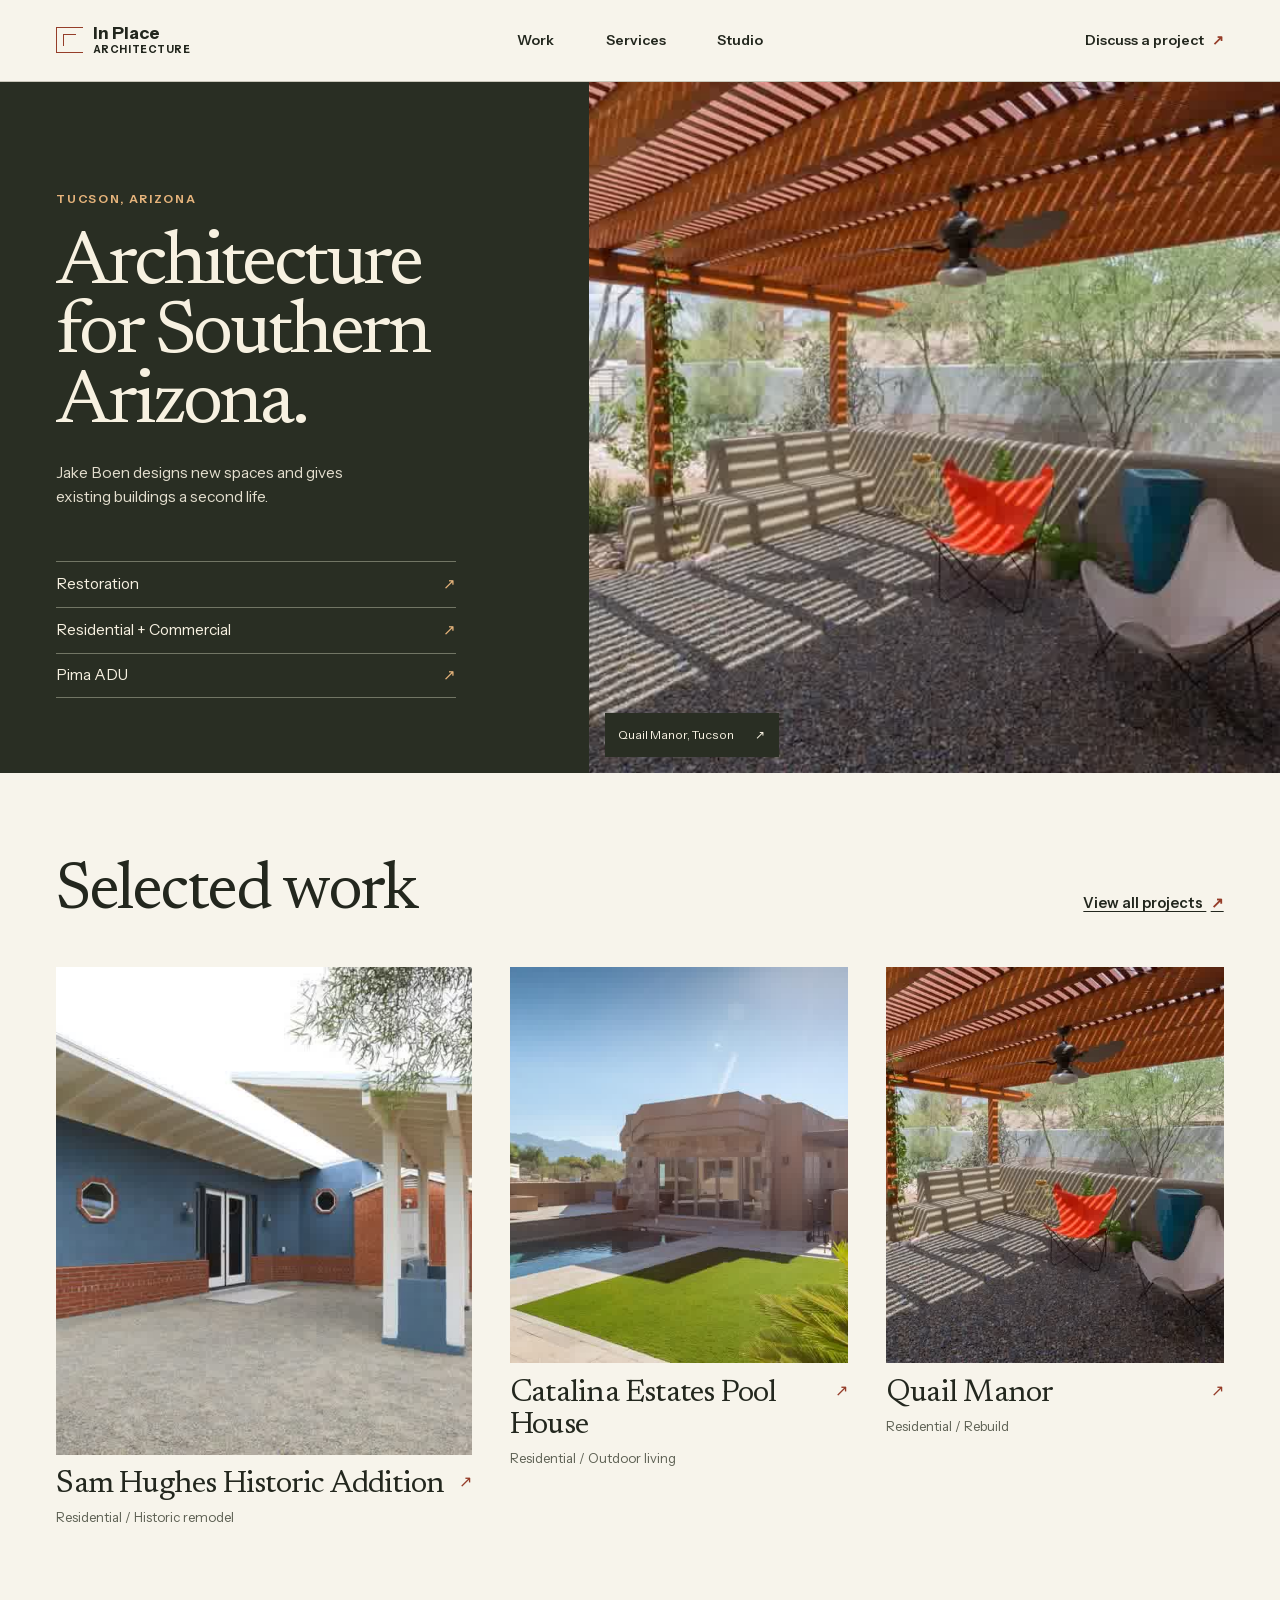
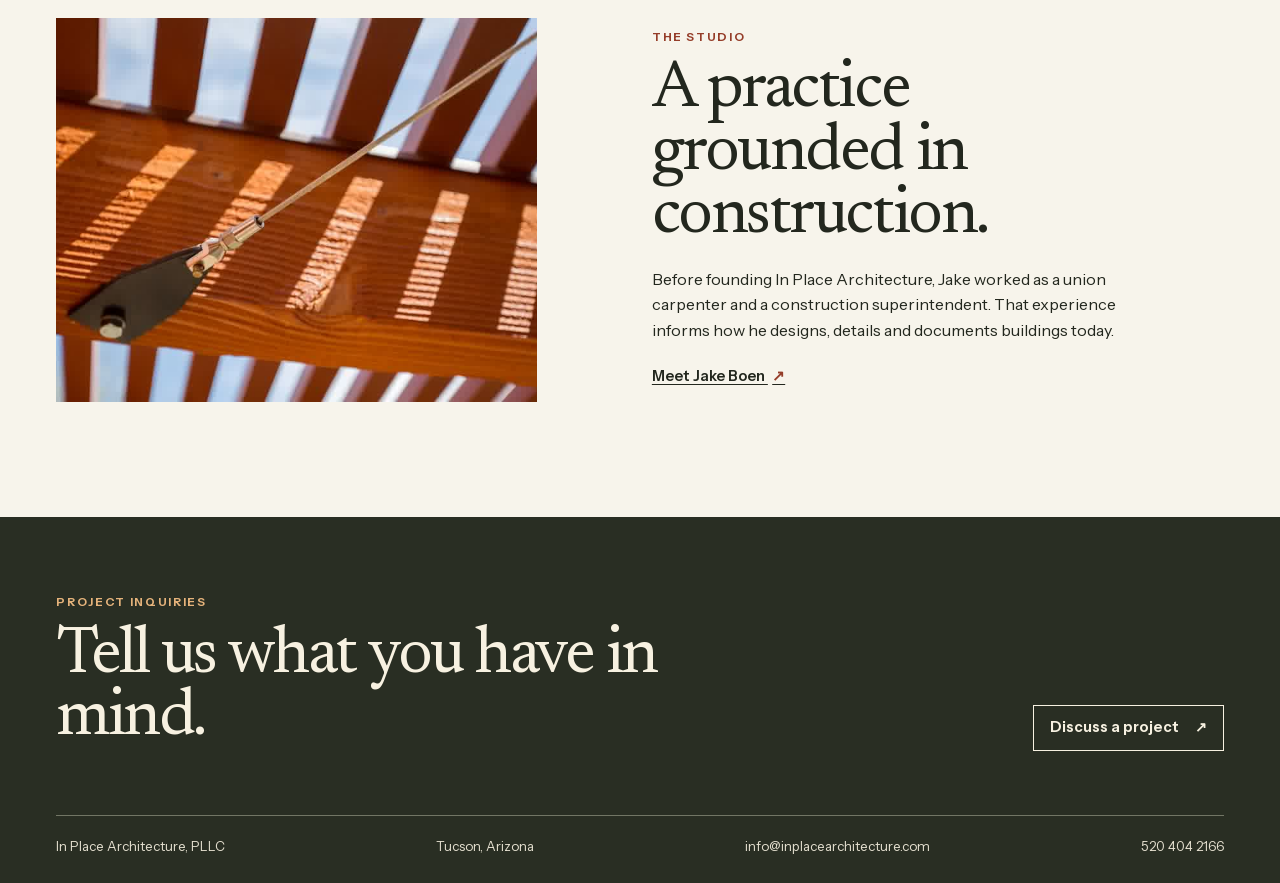
<file: index.html>
<!DOCTYPE html><html lang="en"><head><meta charSet="utf-8"/><meta name="viewport" content="width=device-width, initial-scale=1"/><link rel="preload" as="image" imageSrcSet="mobile/projects/quail-manor/03.jpg 900w, projects/quail-manor/03.jpg 1800w" imageSizes="(max-width: 760px) 100vw, 56vw" fetchPriority="high"/><link rel="stylesheet" href="assets/index-V8uAqT-w.css" data-rsc-css-href="assets/index-V8uAqT-w.css" data-precedence="vite-rsc/importer-resources"/><title>In Place Architecture | Tucson, Arizona</title><meta name="description" content="Jake Boen’s Tucson architecture studio for historic restoration, residential and commercial design, and Pima ADU."/><meta name="robots" content="noindex, nofollow"/><link rel="icon" href="favicon.png"/>
<link rel="preload" href="assets/_vinext_fonts/instrument-sans-9d9d2b4013ea/instrument-sans-416253b0.woff2" as="font" type="font/woff2" crossorigin />
<link rel="preload" href="assets/_vinext_fonts/instrument-sans-9d9d2b4013ea/instrument-sans-e190a634.woff2" as="font" type="font/woff2" crossorigin />
<link rel="preload" href="assets/_vinext_fonts/newsreader-94c054835b7e/newsreader-cdecad9c.woff2" as="font" type="font/woff2" crossorigin />
<link rel="preload" href="assets/_vinext_fonts/newsreader-94c054835b7e/newsreader-a239d8f4.woff2" as="font" type="font/woff2" crossorigin />
<link rel="preload" href="assets/_vinext_fonts/newsreader-94c054835b7e/newsreader-2415edd0.woff2" as="font" type="font/woff2" crossorigin />
<style data-vinext-fonts>/* latin-ext */
@font-face {
  font-family: 'Instrument Sans';
  font-style: normal;
  font-weight: 400 700;
  font-stretch: 100%;
  font-display: swap;
  src: url(assets/_vinext_fonts/instrument-sans-9d9d2b4013ea/instrument-sans-416253b0.woff2) format('woff2');
  unicode-range: U+0100-02BA, U+02BD-02C5, U+02C7-02CC, U+02CE-02D7, U+02DD-02FF, U+0304, U+0308, U+0329, U+1D00-1DBF, U+1E00-1E9F, U+1EF2-1EFF, U+2020, U+20A0-20AB, U+20AD-20C0, U+2113, U+2C60-2C7F, U+A720-A7FF;
}
/* latin */
@font-face {
  font-family: 'Instrument Sans';
  font-style: normal;
  font-weight: 400 700;
  font-stretch: 100%;
  font-display: swap;
  src: url(assets/_vinext_fonts/instrument-sans-9d9d2b4013ea/instrument-sans-e190a634.woff2) format('woff2');
  unicode-range: U+0000-00FF, U+0131, U+0152-0153, U+02BB-02BC, U+02C6, U+02DA, U+02DC, U+0304, U+0308, U+0329, U+2000-206F, U+20AC, U+2122, U+2191, U+2193, U+2212, U+2215, U+FEFF, U+FFFD;
}

.__font_instrument_sans_19ggksp { font-family: 'Instrument Sans', sans-serif; }

.__variable_instrument_sans_19ggksp { --font-sans: 'Instrument Sans', sans-serif; }

/* vietnamese */
@font-face {
  font-family: 'Newsreader';
  font-style: normal;
  font-weight: 200 800;
  font-display: swap;
  src: url(assets/_vinext_fonts/newsreader-94c054835b7e/newsreader-cdecad9c.woff2) format('woff2');
  unicode-range: U+0102-0103, U+0110-0111, U+0128-0129, U+0168-0169, U+01A0-01A1, U+01AF-01B0, U+0300-0301, U+0303-0304, U+0308-0309, U+0323, U+0329, U+1EA0-1EF9, U+20AB;
}
/* latin-ext */
@font-face {
  font-family: 'Newsreader';
  font-style: normal;
  font-weight: 200 800;
  font-display: swap;
  src: url(assets/_vinext_fonts/newsreader-94c054835b7e/newsreader-a239d8f4.woff2) format('woff2');
  unicode-range: U+0100-02BA, U+02BD-02C5, U+02C7-02CC, U+02CE-02D7, U+02DD-02FF, U+0304, U+0308, U+0329, U+1D00-1DBF, U+1E00-1E9F, U+1EF2-1EFF, U+2020, U+20A0-20AB, U+20AD-20C0, U+2113, U+2C60-2C7F, U+A720-A7FF;
}
/* latin */
@font-face {
  font-family: 'Newsreader';
  font-style: normal;
  font-weight: 200 800;
  font-display: swap;
  src: url(assets/_vinext_fonts/newsreader-94c054835b7e/newsreader-2415edd0.woff2) format('woff2');
  unicode-range: U+0000-00FF, U+0131, U+0152-0153, U+02BB-02BC, U+02C6, U+02DA, U+02DC, U+0304, U+0308, U+0329, U+2000-206F, U+20AC, U+2122, U+2191, U+2193, U+2212, U+2215, U+FEFF, U+FFFD;
}

.__font_newsreader_0sptoui { font-family: 'Newsreader', sans-serif; }

.__variable_newsreader_0sptoui { --font-display: 'Newsreader', sans-serif; }
</style>
</head><body class="__variable_instrument_sans_19ggksp __variable_newsreader_0sptoui"><a class="skip-link" href="#main">Skip to content</a><header class="site-header"><a href="index.html" class="wordmark" aria-label="In Place Architecture home"><span class="wordmark__symbol" aria-hidden="true"></span><span>In Place<span class="wordmark__sub">Architecture</span></span></a><nav class="desktop-nav" aria-label="Main navigation"><a href="work/index.html">Work</a><a href="services/index.html">Services</a><a href="studio/index.html">Studio</a></nav><a href="contact/index.html" class="header-contact">Discuss a project <span aria-hidden="true">↗</span></a><details class="mobile-nav"><summary>Menu <span aria-hidden="true">+</span></summary><nav aria-label="Main navigation"><a href="work/index.html">Work</a><a href="services/index.html">Services</a><a href="studio/index.html">Studio</a><a href="contact/index.html">Discuss a project <span aria-hidden="true">↗</span></a></nav></details></header><main id="main" tabindex="-1"><section class="cover" aria-labelledby="homepage-title"><div class="cover__text"><p class="eyebrow">Tucson, Arizona</p><h1 id="homepage-title">Architecture for<br class="cover-break"/> Southern Arizona.</h1><p class="cover__intro">Jake Boen designs new spaces and gives existing buildings a second life.</p><nav class="practice-paths" aria-label="Explore the practice"><a href="restoration/index.html">Restoration<!-- --> <span aria-hidden="true">↗</span></a><a href="residential-commercial/index.html">Residential + Commercial<!-- --> <span aria-hidden="true">↗</span></a><a href="pima-adu/index.html">Pima ADU<!-- --> <span aria-hidden="true">↗</span></a></nav></div><figure class="cover__figure"><img src="projects/quail-manor/03.jpg" srcSet="mobile/projects/quail-manor/03.jpg 900w, projects/quail-manor/03.jpg 1800w" sizes="(max-width: 760px) 100vw, 56vw" alt="Slatted timber pergola casting striped shade across the Quail Manor patio" width="1800" height="1200" loading="eager" fetchPriority="high" decoding="async"/><figcaption><a href="work/quail-manor/index.html">Quail Manor, Tucson <span aria-hidden="true">↗</span></a></figcaption></figure></section><section class="section-shell home-work" aria-labelledby="selected-heading"><div class="section-heading"><h2 id="selected-heading">Selected work</h2><a href="work/index.html" class="text-link">View all projects <span aria-hidden="true">↗</span></a></div><div class="project-grid project-grid--featured"><article class="project-tile project-tile--sam-hughes-addition"><a href="work/sam-hughes-addition/index.html"><figure><img src="projects/sam-hughes/04.jpg" srcSet="mobile/projects/sam-hughes/04.jpg 900w, projects/sam-hughes/04.jpg 1800w" sizes="(max-width: 540px) 100vw, (max-width: 760px) 50vw, 38vw" alt="Blue and brick addition organized around a shaded courtyard" width="1800" height="1200" loading="lazy" decoding="async"/></figure><div class="project-tile__label"><div><h3>Sam Hughes Historic Addition</h3><p>Residential / Historic remodel</p></div><span class="project-tile__arrow" aria-hidden="true">↗</span></div></a></article><article class="project-tile project-tile--catalina-estates-pool-house"><a href="work/catalina-estates-pool-house/index.html"><figure><img src="projects/pool-house/01.jpg" srcSet="mobile/projects/pool-house/01.jpg 900w, projects/pool-house/01.jpg 1800w" sizes="(max-width: 540px) 100vw, (max-width: 760px) 50vw, 33vw" alt="Pool house, water, lawn, and mountains beneath a clear Tucson sky" width="1800" height="1200" loading="lazy" decoding="async"/></figure><div class="project-tile__label"><div><h3>Catalina Estates Pool House</h3><p>Residential / Outdoor living</p></div><span class="project-tile__arrow" aria-hidden="true">↗</span></div></a></article><article class="project-tile project-tile--quail-manor"><a href="work/quail-manor/index.html"><figure><img src="projects/quail-manor/03.jpg" srcSet="mobile/projects/quail-manor/03.jpg 900w, projects/quail-manor/03.jpg 1800w" sizes="(max-width: 540px) 100vw, (max-width: 760px) 50vw, 33vw" alt="Steel and wood pergola casting precise shadows over a desert patio" width="1800" height="1200" loading="lazy" decoding="async"/></figure><div class="project-tile__label"><div><h3>Quail Manor</h3><p>Residential / Rebuild</p></div><span class="project-tile__arrow" aria-hidden="true">↗</span></div></a></article></div></section><section class="home-studio section-shell" aria-labelledby="studio-heading"><figure><img src="projects/quail-manor/12.jpg" srcSet="mobile/projects/quail-manor/12.jpg 900w, projects/quail-manor/12.jpg 1800w" sizes="(max-width: 760px) 100vw, 36vw" alt="Bands of sunlight and shadow from the Quail Manor pergola" width="1800" height="1200" loading="lazy" decoding="async"/></figure><div><p class="eyebrow">The studio</p><h2 id="studio-heading">A practice grounded in construction.</h2><p>Before founding In Place Architecture, Jake worked as a union carpenter and a construction superintendent. That experience informs how he designs, details and documents buildings today.</p><a href="studio/index.html" class="text-link">Meet Jake Boen <span aria-hidden="true">↗</span></a></div></section></main><footer class="site-footer"><div class="footer-invitation"><div><p class="eyebrow">Project inquiries</p><h2>Tell us what you have in mind.</h2></div><a href="contact/index.html" class="action-link">Discuss a project <span aria-hidden="true">↗</span></a></div><div class="footer-details"><a href="index.html">In Place Architecture, PLLC</a><span>Tucson, Arizona</span><a href="mailto:info@inplacearchitecture.com">info@inplacearchitecture.com</a><a href="tel:+15204042166">520 404 2166</a></div></footer></body></html>
</file>
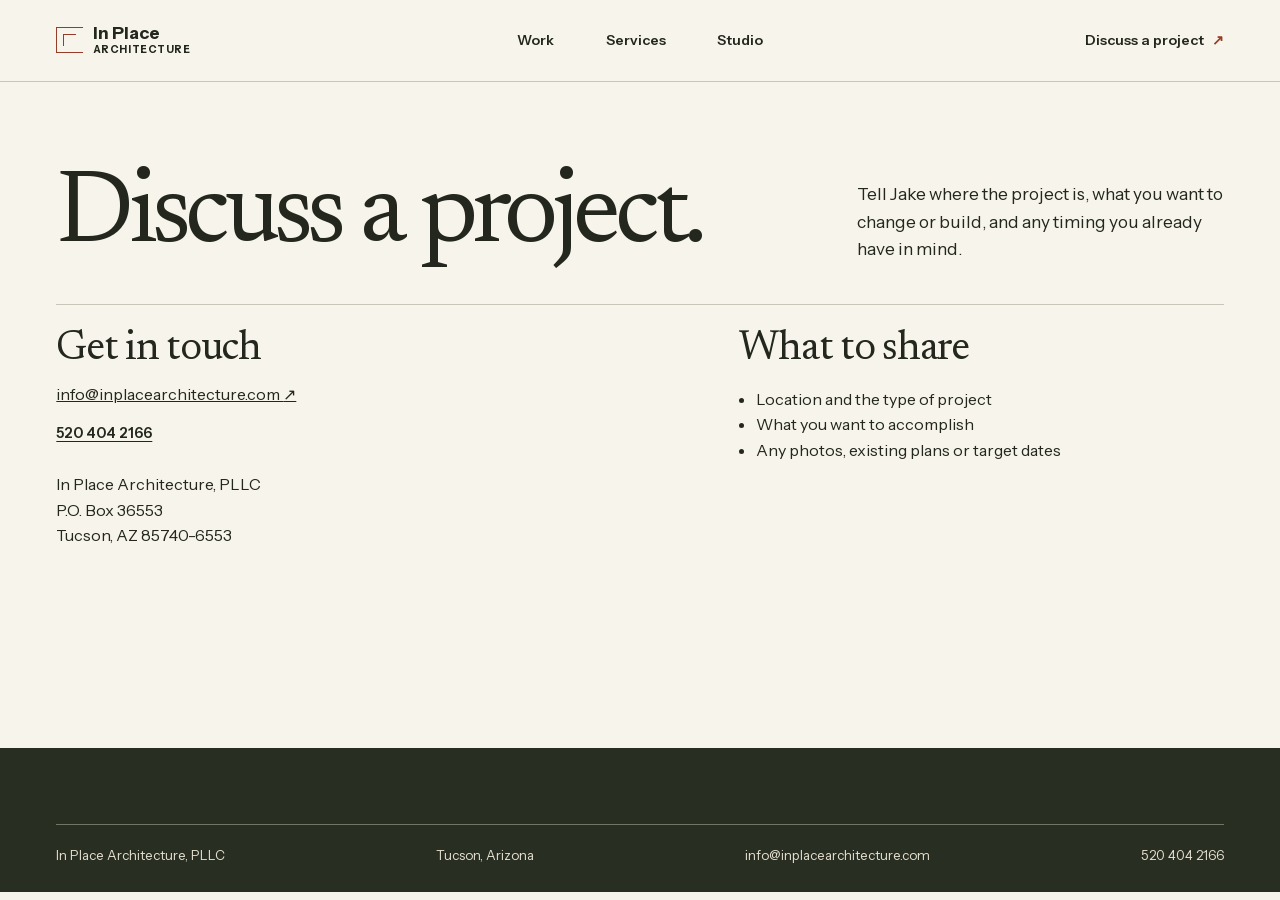
<file: contact/index.html>
<!DOCTYPE html><html lang="en"><head><meta charSet="utf-8"/><meta name="viewport" content="width=device-width, initial-scale=1"/><link rel="stylesheet" href="../assets/index-V8uAqT-w.css" data-rsc-css-href="../assets/index-V8uAqT-w.css" data-precedence="vite-rsc/importer-resources"/><title>Contact | In Place Architecture</title><meta name="description" content="Jake Boen’s Tucson architecture studio for historic restoration, residential and commercial design, and Pima ADU."/><meta name="robots" content="noindex, nofollow"/><link rel="icon" href="../favicon.png"/>
<link rel="preload" href="../assets/_vinext_fonts/instrument-sans-9d9d2b4013ea/instrument-sans-416253b0.woff2" as="font" type="font/woff2" crossorigin />
<link rel="preload" href="../assets/_vinext_fonts/instrument-sans-9d9d2b4013ea/instrument-sans-e190a634.woff2" as="font" type="font/woff2" crossorigin />
<link rel="preload" href="../assets/_vinext_fonts/newsreader-94c054835b7e/newsreader-cdecad9c.woff2" as="font" type="font/woff2" crossorigin />
<link rel="preload" href="../assets/_vinext_fonts/newsreader-94c054835b7e/newsreader-a239d8f4.woff2" as="font" type="font/woff2" crossorigin />
<link rel="preload" href="../assets/_vinext_fonts/newsreader-94c054835b7e/newsreader-2415edd0.woff2" as="font" type="font/woff2" crossorigin />
<style data-vinext-fonts>/* latin-ext */
@font-face {
  font-family: 'Instrument Sans';
  font-style: normal;
  font-weight: 400 700;
  font-stretch: 100%;
  font-display: swap;
  src: url(../assets/_vinext_fonts/instrument-sans-9d9d2b4013ea/instrument-sans-416253b0.woff2) format('woff2');
  unicode-range: U+0100-02BA, U+02BD-02C5, U+02C7-02CC, U+02CE-02D7, U+02DD-02FF, U+0304, U+0308, U+0329, U+1D00-1DBF, U+1E00-1E9F, U+1EF2-1EFF, U+2020, U+20A0-20AB, U+20AD-20C0, U+2113, U+2C60-2C7F, U+A720-A7FF;
}
/* latin */
@font-face {
  font-family: 'Instrument Sans';
  font-style: normal;
  font-weight: 400 700;
  font-stretch: 100%;
  font-display: swap;
  src: url(../assets/_vinext_fonts/instrument-sans-9d9d2b4013ea/instrument-sans-e190a634.woff2) format('woff2');
  unicode-range: U+0000-00FF, U+0131, U+0152-0153, U+02BB-02BC, U+02C6, U+02DA, U+02DC, U+0304, U+0308, U+0329, U+2000-206F, U+20AC, U+2122, U+2191, U+2193, U+2212, U+2215, U+FEFF, U+FFFD;
}

.__font_instrument_sans_19ggksp { font-family: 'Instrument Sans', sans-serif; }

.__variable_instrument_sans_19ggksp { --font-sans: 'Instrument Sans', sans-serif; }

/* vietnamese */
@font-face {
  font-family: 'Newsreader';
  font-style: normal;
  font-weight: 200 800;
  font-display: swap;
  src: url(../assets/_vinext_fonts/newsreader-94c054835b7e/newsreader-cdecad9c.woff2) format('woff2');
  unicode-range: U+0102-0103, U+0110-0111, U+0128-0129, U+0168-0169, U+01A0-01A1, U+01AF-01B0, U+0300-0301, U+0303-0304, U+0308-0309, U+0323, U+0329, U+1EA0-1EF9, U+20AB;
}
/* latin-ext */
@font-face {
  font-family: 'Newsreader';
  font-style: normal;
  font-weight: 200 800;
  font-display: swap;
  src: url(../assets/_vinext_fonts/newsreader-94c054835b7e/newsreader-a239d8f4.woff2) format('woff2');
  unicode-range: U+0100-02BA, U+02BD-02C5, U+02C7-02CC, U+02CE-02D7, U+02DD-02FF, U+0304, U+0308, U+0329, U+1D00-1DBF, U+1E00-1E9F, U+1EF2-1EFF, U+2020, U+20A0-20AB, U+20AD-20C0, U+2113, U+2C60-2C7F, U+A720-A7FF;
}
/* latin */
@font-face {
  font-family: 'Newsreader';
  font-style: normal;
  font-weight: 200 800;
  font-display: swap;
  src: url(../assets/_vinext_fonts/newsreader-94c054835b7e/newsreader-2415edd0.woff2) format('woff2');
  unicode-range: U+0000-00FF, U+0131, U+0152-0153, U+02BB-02BC, U+02C6, U+02DA, U+02DC, U+0304, U+0308, U+0329, U+2000-206F, U+20AC, U+2122, U+2191, U+2193, U+2212, U+2215, U+FEFF, U+FFFD;
}

.__font_newsreader_0sptoui { font-family: 'Newsreader', sans-serif; }

.__variable_newsreader_0sptoui { --font-display: 'Newsreader', sans-serif; }
</style>
</head><body class="__variable_instrument_sans_19ggksp __variable_newsreader_0sptoui"><a class="skip-link" href="#main">Skip to content</a><header class="site-header"><a href="../index.html" class="wordmark" aria-label="In Place Architecture home"><span class="wordmark__symbol" aria-hidden="true"></span><span>In Place<span class="wordmark__sub">Architecture</span></span></a><nav class="desktop-nav" aria-label="Main navigation"><a href="../work/index.html">Work</a><a href="../services/index.html">Services</a><a href="../studio/index.html">Studio</a></nav><a href="index.html" class="header-contact">Discuss a project <span aria-hidden="true">↗</span></a><details class="mobile-nav"><summary>Menu <span aria-hidden="true">+</span></summary><nav aria-label="Main navigation"><a href="../work/index.html">Work</a><a href="../services/index.html">Services</a><a href="../studio/index.html">Studio</a><a href="index.html">Discuss a project <span aria-hidden="true">↗</span></a></nav></details></header><main id="main" tabindex="-1" class="section-shell contact-page"><div class="page-intro"><h1>Discuss a project.</h1><p>Tell Jake where the project is, what you want to change or build, and any timing you already have in mind.</p></div><div class="contact-layout"><section aria-labelledby="contact-details"><h2 id="contact-details">Get in touch</h2><a class="contact-email" href="mailto:info@inplacearchitecture.com?subject=New%20project%20inquiry">info@inplacearchitecture.com <span aria-hidden="true">↗</span></a><a class="text-link" href="tel:+15204042166">520 404 2166</a><address>In Place Architecture, PLLC<br/>P.O. Box 36553<br/>Tucson, AZ 85740-6553</address></section><section aria-labelledby="inquiry-details"><h2 id="inquiry-details">What to share</h2><ul><li>Location and the type of project</li><li>What you want to accomplish</li><li>Any photos, existing plans or target dates</li></ul></section></div></main><footer class="site-footer"><div class="footer-invitation"><div><p class="eyebrow">Project inquiries</p><h2>Tell us what you have in mind.</h2></div><a href="index.html" class="action-link">Discuss a project <span aria-hidden="true">↗</span></a></div><div class="footer-details"><a href="../index.html">In Place Architecture, PLLC</a><span>Tucson, Arizona</span><a href="mailto:info@inplacearchitecture.com">info@inplacearchitecture.com</a><a href="tel:+15204042166">520 404 2166</a></div></footer></body></html>
</file>
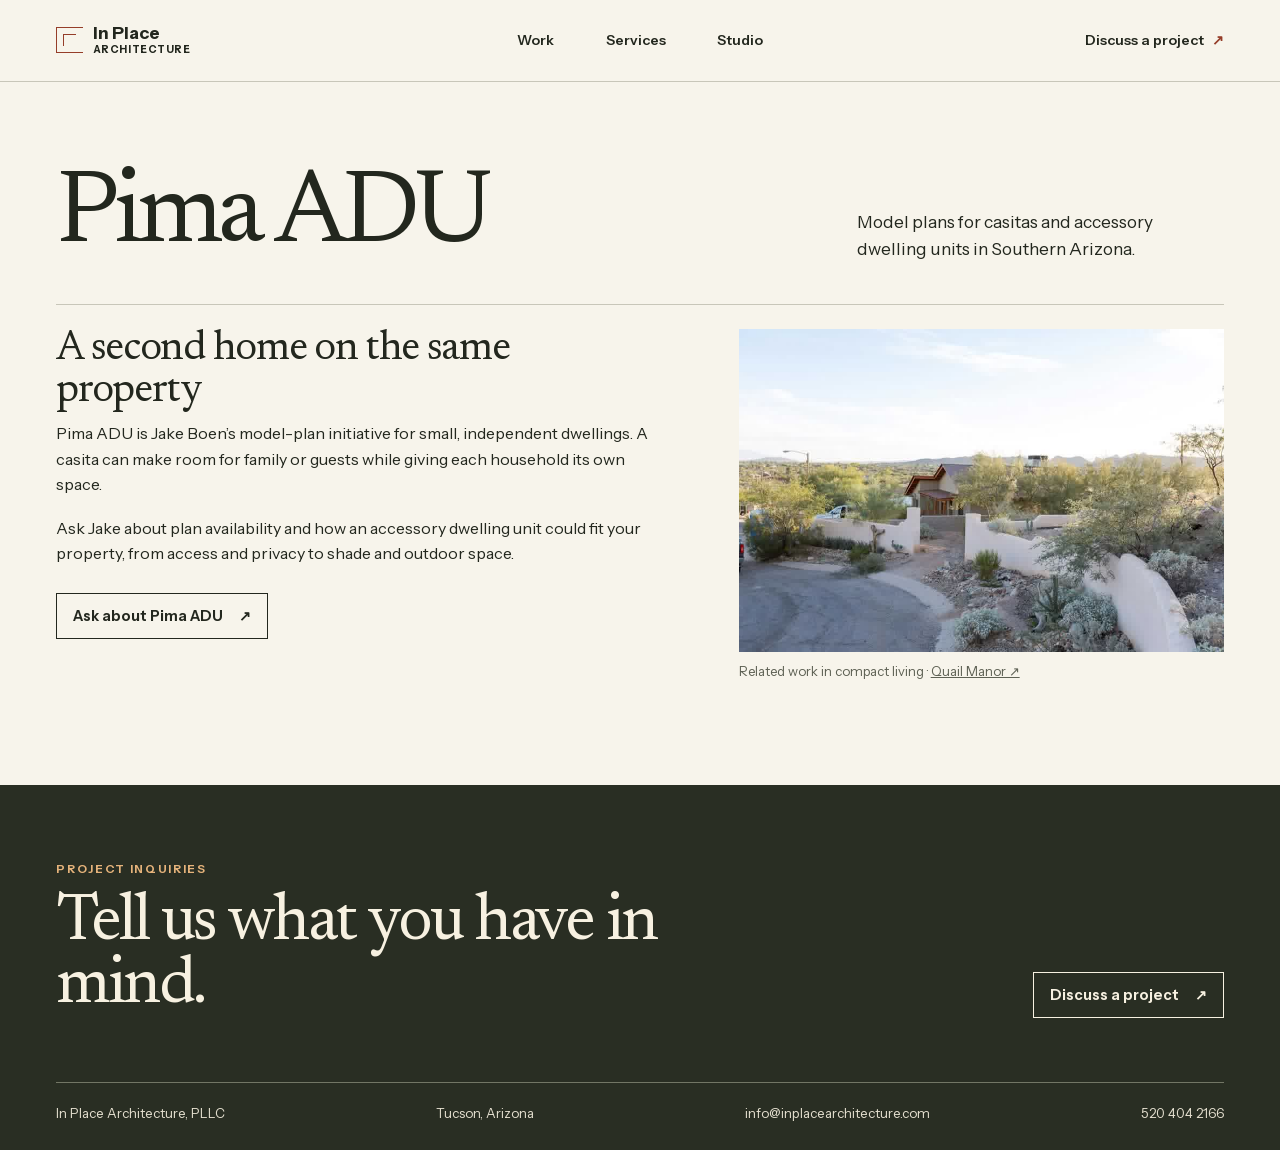
<file: pima-adu/index.html>
<!DOCTYPE html><html lang="en"><head><meta charSet="utf-8"/><meta name="viewport" content="width=device-width, initial-scale=1"/><link rel="preload" as="image" imageSrcSet="../mobile/projects/quail-manor/01.jpg 900w, ../projects/quail-manor/01.jpg 1800w" imageSizes="(max-width: 760px) 100vw, 47vw" fetchPriority="high"/><link rel="stylesheet" href="../assets/index-V8uAqT-w.css" data-rsc-css-href="../assets/index-V8uAqT-w.css" data-precedence="vite-rsc/importer-resources"/><title>Pima ADU | In Place Architecture</title><meta name="description" content="Ask In Place Architecture about Pima ADU casita and accessory dwelling unit model plans in Southern Arizona."/><meta name="robots" content="noindex, nofollow"/><link rel="icon" href="../favicon.png"/>
<link rel="preload" href="../assets/_vinext_fonts/instrument-sans-9d9d2b4013ea/instrument-sans-416253b0.woff2" as="font" type="font/woff2" crossorigin />
<link rel="preload" href="../assets/_vinext_fonts/instrument-sans-9d9d2b4013ea/instrument-sans-e190a634.woff2" as="font" type="font/woff2" crossorigin />
<link rel="preload" href="../assets/_vinext_fonts/newsreader-94c054835b7e/newsreader-cdecad9c.woff2" as="font" type="font/woff2" crossorigin />
<link rel="preload" href="../assets/_vinext_fonts/newsreader-94c054835b7e/newsreader-a239d8f4.woff2" as="font" type="font/woff2" crossorigin />
<link rel="preload" href="../assets/_vinext_fonts/newsreader-94c054835b7e/newsreader-2415edd0.woff2" as="font" type="font/woff2" crossorigin />
<style data-vinext-fonts>/* latin-ext */
@font-face {
  font-family: 'Instrument Sans';
  font-style: normal;
  font-weight: 400 700;
  font-stretch: 100%;
  font-display: swap;
  src: url(../assets/_vinext_fonts/instrument-sans-9d9d2b4013ea/instrument-sans-416253b0.woff2) format('woff2');
  unicode-range: U+0100-02BA, U+02BD-02C5, U+02C7-02CC, U+02CE-02D7, U+02DD-02FF, U+0304, U+0308, U+0329, U+1D00-1DBF, U+1E00-1E9F, U+1EF2-1EFF, U+2020, U+20A0-20AB, U+20AD-20C0, U+2113, U+2C60-2C7F, U+A720-A7FF;
}
/* latin */
@font-face {
  font-family: 'Instrument Sans';
  font-style: normal;
  font-weight: 400 700;
  font-stretch: 100%;
  font-display: swap;
  src: url(../assets/_vinext_fonts/instrument-sans-9d9d2b4013ea/instrument-sans-e190a634.woff2) format('woff2');
  unicode-range: U+0000-00FF, U+0131, U+0152-0153, U+02BB-02BC, U+02C6, U+02DA, U+02DC, U+0304, U+0308, U+0329, U+2000-206F, U+20AC, U+2122, U+2191, U+2193, U+2212, U+2215, U+FEFF, U+FFFD;
}

.__font_instrument_sans_19ggksp { font-family: 'Instrument Sans', sans-serif; }

.__variable_instrument_sans_19ggksp { --font-sans: 'Instrument Sans', sans-serif; }

/* vietnamese */
@font-face {
  font-family: 'Newsreader';
  font-style: normal;
  font-weight: 200 800;
  font-display: swap;
  src: url(../assets/_vinext_fonts/newsreader-94c054835b7e/newsreader-cdecad9c.woff2) format('woff2');
  unicode-range: U+0102-0103, U+0110-0111, U+0128-0129, U+0168-0169, U+01A0-01A1, U+01AF-01B0, U+0300-0301, U+0303-0304, U+0308-0309, U+0323, U+0329, U+1EA0-1EF9, U+20AB;
}
/* latin-ext */
@font-face {
  font-family: 'Newsreader';
  font-style: normal;
  font-weight: 200 800;
  font-display: swap;
  src: url(../assets/_vinext_fonts/newsreader-94c054835b7e/newsreader-a239d8f4.woff2) format('woff2');
  unicode-range: U+0100-02BA, U+02BD-02C5, U+02C7-02CC, U+02CE-02D7, U+02DD-02FF, U+0304, U+0308, U+0329, U+1D00-1DBF, U+1E00-1E9F, U+1EF2-1EFF, U+2020, U+20A0-20AB, U+20AD-20C0, U+2113, U+2C60-2C7F, U+A720-A7FF;
}
/* latin */
@font-face {
  font-family: 'Newsreader';
  font-style: normal;
  font-weight: 200 800;
  font-display: swap;
  src: url(../assets/_vinext_fonts/newsreader-94c054835b7e/newsreader-2415edd0.woff2) format('woff2');
  unicode-range: U+0000-00FF, U+0131, U+0152-0153, U+02BB-02BC, U+02C6, U+02DA, U+02DC, U+0304, U+0308, U+0329, U+2000-206F, U+20AC, U+2122, U+2191, U+2193, U+2212, U+2215, U+FEFF, U+FFFD;
}

.__font_newsreader_0sptoui { font-family: 'Newsreader', sans-serif; }

.__variable_newsreader_0sptoui { --font-display: 'Newsreader', sans-serif; }
</style>
</head><body class="__variable_instrument_sans_19ggksp __variable_newsreader_0sptoui"><a class="skip-link" href="#main">Skip to content</a><header class="site-header"><a href="../index.html" class="wordmark" aria-label="In Place Architecture home"><span class="wordmark__symbol" aria-hidden="true"></span><span>In Place<span class="wordmark__sub">Architecture</span></span></a><nav class="desktop-nav" aria-label="Main navigation"><a href="../work/index.html">Work</a><a href="../services/index.html">Services</a><a href="../studio/index.html">Studio</a></nav><a href="../contact/index.html" class="header-contact">Discuss a project <span aria-hidden="true">↗</span></a><details class="mobile-nav"><summary>Menu <span aria-hidden="true">+</span></summary><nav aria-label="Main navigation"><a href="../work/index.html">Work</a><a href="../services/index.html">Services</a><a href="../studio/index.html">Studio</a><a href="../contact/index.html">Discuss a project <span aria-hidden="true">↗</span></a></nav></details></header><main id="main" tabindex="-1" class="section-shell"><div class="page-intro"><h1>Pima ADU</h1><p>Model plans for casitas and accessory dwelling units in Southern Arizona.</p></div><div class="studio-layout adu-layout"><article class="studio-bio"><h2>A second home on the same property</h2><p>Pima ADU is Jake Boen’s model-plan initiative for small, independent dwellings. A casita can make room for family or guests while giving each household its own space.</p><p>Ask Jake about plan availability and how an accessory dwelling unit could fit your property, from access and privacy to shade and outdoor space.</p><a class="action-link" href="mailto:info@inplacearchitecture.com?subject=Pima%20ADU%20inquiry">Ask about Pima ADU <span aria-hidden="true">↗</span></a></article><figure><img src="../projects/quail-manor/01.jpg" srcSet="../mobile/projects/quail-manor/01.jpg 900w, ../projects/quail-manor/01.jpg 1800w" sizes="(max-width: 760px) 100vw, 47vw" alt="Quail Manor, a compact desert home approached through a planted garden" width="1800" height="1200" loading="eager" fetchPriority="high" decoding="async"/><figcaption>Related work in compact living · <a href="../work/quail-manor/index.html">Quail Manor ↗</a></figcaption></figure></div></main><footer class="site-footer"><div class="footer-invitation"><div><p class="eyebrow">Project inquiries</p><h2>Tell us what you have in mind.</h2></div><a href="../contact/index.html" class="action-link">Discuss a project <span aria-hidden="true">↗</span></a></div><div class="footer-details"><a href="../index.html">In Place Architecture, PLLC</a><span>Tucson, Arizona</span><a href="mailto:info@inplacearchitecture.com">info@inplacearchitecture.com</a><a href="tel:+15204042166">520 404 2166</a></div></footer></body></html>
</file>
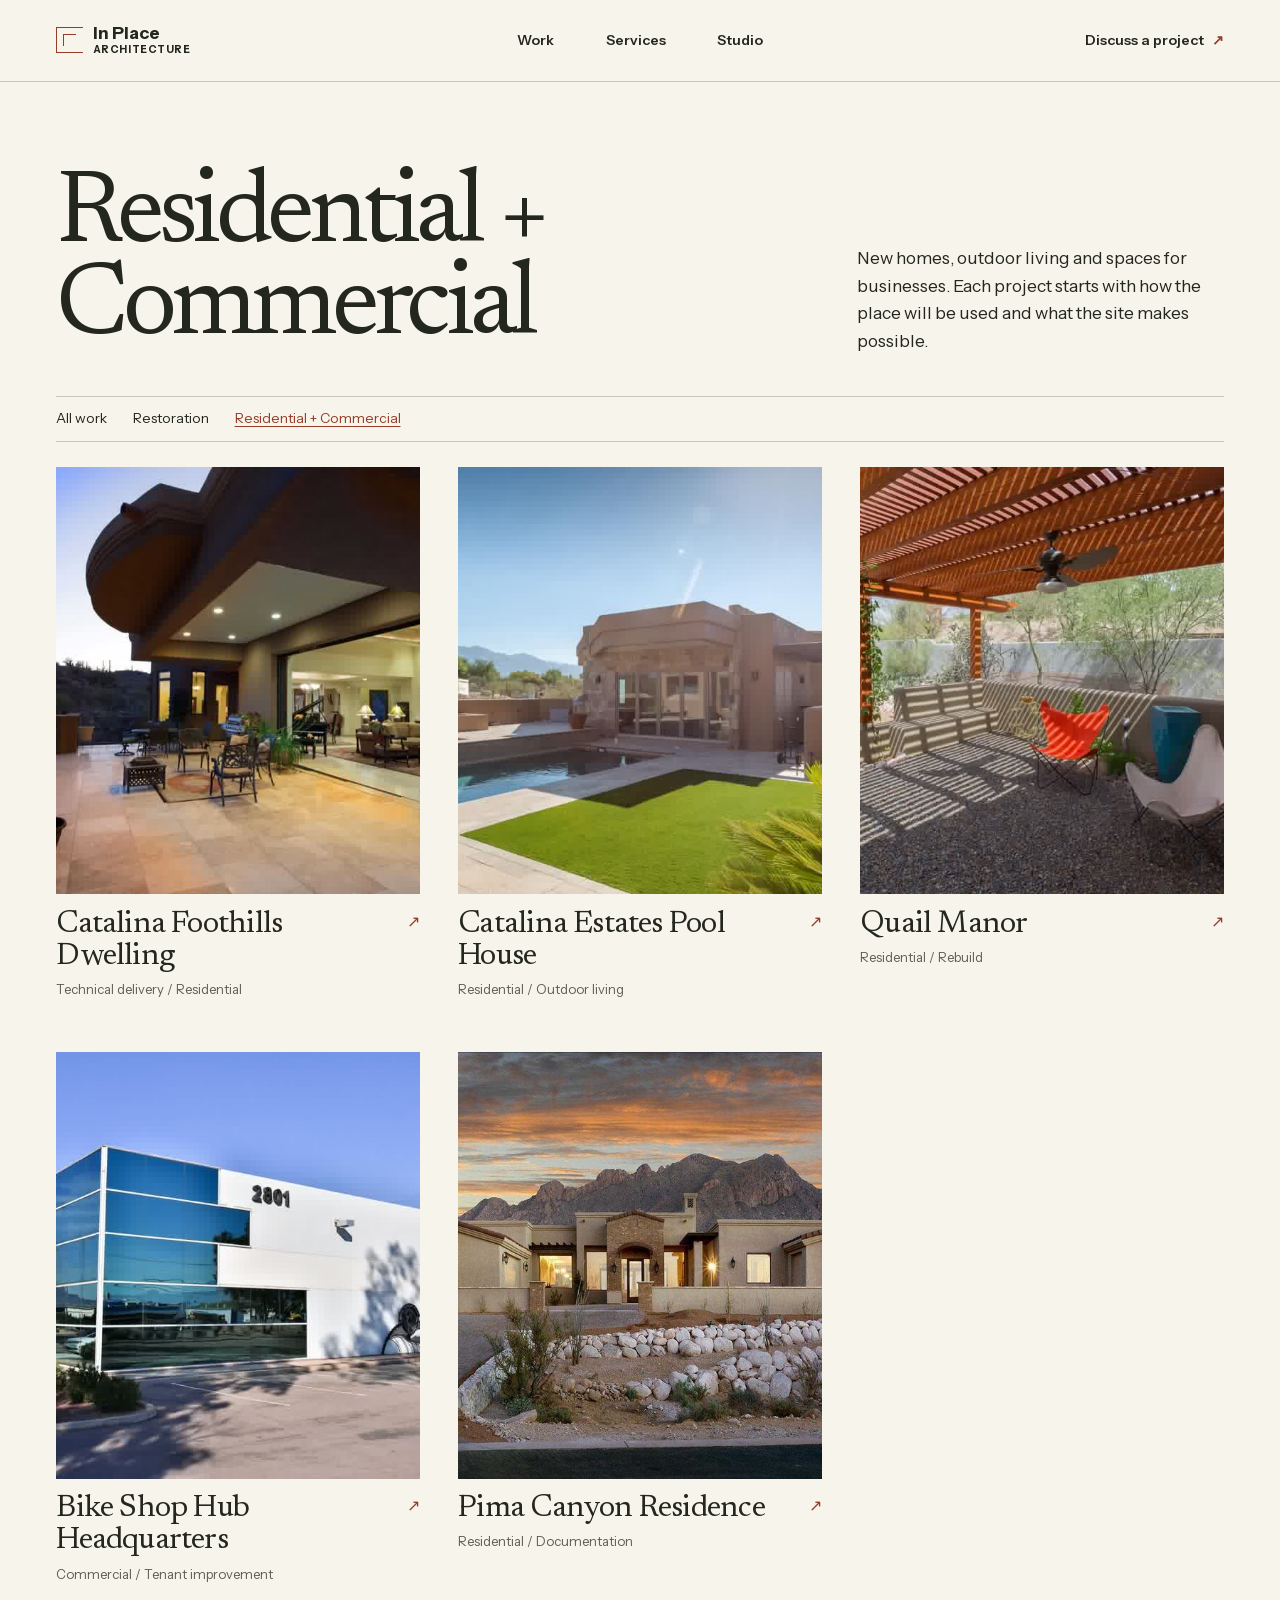
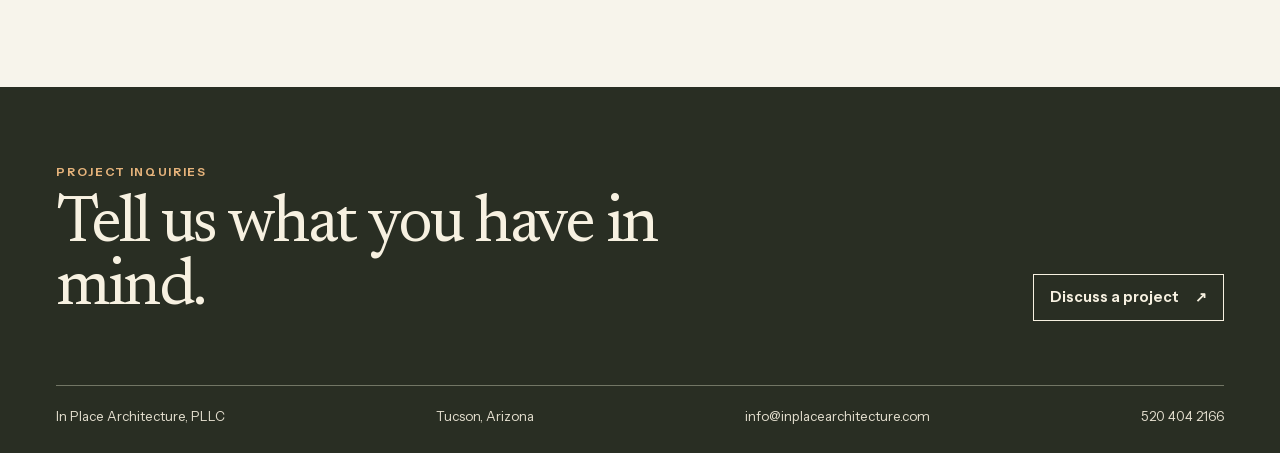
<file: residential-commercial/index.html>
<!DOCTYPE html><html lang="en"><head><meta charSet="utf-8"/><meta name="viewport" content="width=device-width, initial-scale=1"/><link rel="stylesheet" href="../assets/index-V8uAqT-w.css" data-rsc-css-href="../assets/index-V8uAqT-w.css" data-precedence="vite-rsc/importer-resources"/><title>Residential + Commercial | In Place Architecture</title><meta name="description" content="Jake Boen’s Tucson architecture studio for historic restoration, residential and commercial design, and Pima ADU."/><meta name="robots" content="noindex, nofollow"/><link rel="icon" href="../favicon.png"/>
<link rel="preload" href="../assets/_vinext_fonts/instrument-sans-9d9d2b4013ea/instrument-sans-416253b0.woff2" as="font" type="font/woff2" crossorigin />
<link rel="preload" href="../assets/_vinext_fonts/instrument-sans-9d9d2b4013ea/instrument-sans-e190a634.woff2" as="font" type="font/woff2" crossorigin />
<link rel="preload" href="../assets/_vinext_fonts/newsreader-94c054835b7e/newsreader-cdecad9c.woff2" as="font" type="font/woff2" crossorigin />
<link rel="preload" href="../assets/_vinext_fonts/newsreader-94c054835b7e/newsreader-a239d8f4.woff2" as="font" type="font/woff2" crossorigin />
<link rel="preload" href="../assets/_vinext_fonts/newsreader-94c054835b7e/newsreader-2415edd0.woff2" as="font" type="font/woff2" crossorigin />
<style data-vinext-fonts>/* latin-ext */
@font-face {
  font-family: 'Instrument Sans';
  font-style: normal;
  font-weight: 400 700;
  font-stretch: 100%;
  font-display: swap;
  src: url(../assets/_vinext_fonts/instrument-sans-9d9d2b4013ea/instrument-sans-416253b0.woff2) format('woff2');
  unicode-range: U+0100-02BA, U+02BD-02C5, U+02C7-02CC, U+02CE-02D7, U+02DD-02FF, U+0304, U+0308, U+0329, U+1D00-1DBF, U+1E00-1E9F, U+1EF2-1EFF, U+2020, U+20A0-20AB, U+20AD-20C0, U+2113, U+2C60-2C7F, U+A720-A7FF;
}
/* latin */
@font-face {
  font-family: 'Instrument Sans';
  font-style: normal;
  font-weight: 400 700;
  font-stretch: 100%;
  font-display: swap;
  src: url(../assets/_vinext_fonts/instrument-sans-9d9d2b4013ea/instrument-sans-e190a634.woff2) format('woff2');
  unicode-range: U+0000-00FF, U+0131, U+0152-0153, U+02BB-02BC, U+02C6, U+02DA, U+02DC, U+0304, U+0308, U+0329, U+2000-206F, U+20AC, U+2122, U+2191, U+2193, U+2212, U+2215, U+FEFF, U+FFFD;
}

.__font_instrument_sans_19ggksp { font-family: 'Instrument Sans', sans-serif; }

.__variable_instrument_sans_19ggksp { --font-sans: 'Instrument Sans', sans-serif; }

/* vietnamese */
@font-face {
  font-family: 'Newsreader';
  font-style: normal;
  font-weight: 200 800;
  font-display: swap;
  src: url(../assets/_vinext_fonts/newsreader-94c054835b7e/newsreader-cdecad9c.woff2) format('woff2');
  unicode-range: U+0102-0103, U+0110-0111, U+0128-0129, U+0168-0169, U+01A0-01A1, U+01AF-01B0, U+0300-0301, U+0303-0304, U+0308-0309, U+0323, U+0329, U+1EA0-1EF9, U+20AB;
}
/* latin-ext */
@font-face {
  font-family: 'Newsreader';
  font-style: normal;
  font-weight: 200 800;
  font-display: swap;
  src: url(../assets/_vinext_fonts/newsreader-94c054835b7e/newsreader-a239d8f4.woff2) format('woff2');
  unicode-range: U+0100-02BA, U+02BD-02C5, U+02C7-02CC, U+02CE-02D7, U+02DD-02FF, U+0304, U+0308, U+0329, U+1D00-1DBF, U+1E00-1E9F, U+1EF2-1EFF, U+2020, U+20A0-20AB, U+20AD-20C0, U+2113, U+2C60-2C7F, U+A720-A7FF;
}
/* latin */
@font-face {
  font-family: 'Newsreader';
  font-style: normal;
  font-weight: 200 800;
  font-display: swap;
  src: url(../assets/_vinext_fonts/newsreader-94c054835b7e/newsreader-2415edd0.woff2) format('woff2');
  unicode-range: U+0000-00FF, U+0131, U+0152-0153, U+02BB-02BC, U+02C6, U+02DA, U+02DC, U+0304, U+0308, U+0329, U+2000-206F, U+20AC, U+2122, U+2191, U+2193, U+2212, U+2215, U+FEFF, U+FFFD;
}

.__font_newsreader_0sptoui { font-family: 'Newsreader', sans-serif; }

.__variable_newsreader_0sptoui { --font-display: 'Newsreader', sans-serif; }
</style>
</head><body class="__variable_instrument_sans_19ggksp __variable_newsreader_0sptoui"><a class="skip-link" href="#main">Skip to content</a><header class="site-header"><a href="../index.html" class="wordmark" aria-label="In Place Architecture home"><span class="wordmark__symbol" aria-hidden="true"></span><span>In Place<span class="wordmark__sub">Architecture</span></span></a><nav class="desktop-nav" aria-label="Main navigation"><a href="../work/index.html">Work</a><a href="../services/index.html">Services</a><a href="../studio/index.html">Studio</a></nav><a href="../contact/index.html" class="header-contact">Discuss a project <span aria-hidden="true">↗</span></a><details class="mobile-nav"><summary>Menu <span aria-hidden="true">+</span></summary><nav aria-label="Main navigation"><a href="../work/index.html">Work</a><a href="../services/index.html">Services</a><a href="../studio/index.html">Studio</a><a href="../contact/index.html">Discuss a project <span aria-hidden="true">↗</span></a></nav></details></header><main id="main" tabindex="-1" class="section-shell collection"><div class="page-intro"><h1>Residential + Commercial</h1><p>New homes, outdoor living and spaces for businesses. Each project starts with how the place will be used and what the site makes possible.</p></div><nav class="collection-nav" aria-label="Work categories"><a href="../work/index.html">All work</a><a href="../restoration/index.html">Restoration</a><a href="index.html" aria-current="page">Residential + Commercial</a></nav><div class="project-grid"><article class="project-tile project-tile--catalina-foothills-dwelling"><a href="../work/catalina-foothills-dwelling/index.html"><figure><img src="../projects/spec-house/07.jpg" srcSet="../mobile/projects/spec-house/07.jpg 900w, ../projects/spec-house/07.jpg 1800w" sizes="(max-width: 540px) 100vw, (max-width: 760px) 50vw, 33vw" alt="Catalina Foothills residence opening onto a broad terrace at dusk" width="1800" height="1202" loading="lazy" decoding="async"/></figure><div class="project-tile__label"><div><h2>Catalina Foothills Dwelling</h2><p>Technical delivery / Residential</p></div><span class="project-tile__arrow" aria-hidden="true">↗</span></div></a></article><article class="project-tile project-tile--catalina-estates-pool-house"><a href="../work/catalina-estates-pool-house/index.html"><figure><img src="../projects/pool-house/01.jpg" srcSet="../mobile/projects/pool-house/01.jpg 900w, ../projects/pool-house/01.jpg 1800w" sizes="(max-width: 540px) 100vw, (max-width: 760px) 50vw, 33vw" alt="Pool house, water, lawn, and mountains beneath a clear Tucson sky" width="1800" height="1200" loading="lazy" decoding="async"/></figure><div class="project-tile__label"><div><h2>Catalina Estates Pool House</h2><p>Residential / Outdoor living</p></div><span class="project-tile__arrow" aria-hidden="true">↗</span></div></a></article><article class="project-tile project-tile--quail-manor"><a href="../work/quail-manor/index.html"><figure><img src="../projects/quail-manor/03.jpg" srcSet="../mobile/projects/quail-manor/03.jpg 900w, ../projects/quail-manor/03.jpg 1800w" sizes="(max-width: 540px) 100vw, (max-width: 760px) 50vw, 33vw" alt="Steel and wood pergola casting precise shadows over a desert patio" width="1800" height="1200" loading="lazy" decoding="async"/></figure><div class="project-tile__label"><div><h2>Quail Manor</h2><p>Residential / Rebuild</p></div><span class="project-tile__arrow" aria-hidden="true">↗</span></div></a></article><article class="project-tile project-tile--bike-shop-hub"><a href="../work/bike-shop-hub/index.html"><figure><img src="../projects/bike-shop/12.jpg" srcSet="../mobile/projects/bike-shop/12.jpg 900w, ../projects/bike-shop/12.jpg 1800w" sizes="(max-width: 540px) 100vw, (max-width: 760px) 50vw, 33vw" alt="Former Bike Shop Hub headquarters exterior in Tucson" width="1800" height="1200" loading="lazy" decoding="async"/></figure><div class="project-tile__label"><div><h2>Bike Shop Hub Headquarters</h2><p>Commercial / Tenant improvement</p></div><span class="project-tile__arrow" aria-hidden="true">↗</span></div></a></article><article class="project-tile project-tile--pima-canyon-residence"><a href="../work/pima-canyon-residence/index.html"><figure><img src="../projects/pima-canyon/01.jpg" srcSet="../mobile/projects/pima-canyon/01.jpg 900w, ../projects/pima-canyon/01.jpg 1224w" sizes="(max-width: 540px) 100vw, (max-width: 760px) 50vw, 33vw" alt="Low brick and stucco residence in front of the Catalina Mountains at dusk" width="1224" height="817" loading="lazy" decoding="async"/></figure><div class="project-tile__label"><div><h2>Pima Canyon Residence</h2><p>Residential / Documentation</p></div><span class="project-tile__arrow" aria-hidden="true">↗</span></div></a></article></div></main><footer class="site-footer"><div class="footer-invitation"><div><p class="eyebrow">Project inquiries</p><h2>Tell us what you have in mind.</h2></div><a href="../contact/index.html" class="action-link">Discuss a project <span aria-hidden="true">↗</span></a></div><div class="footer-details"><a href="../index.html">In Place Architecture, PLLC</a><span>Tucson, Arizona</span><a href="mailto:info@inplacearchitecture.com">info@inplacearchitecture.com</a><a href="tel:+15204042166">520 404 2166</a></div></footer></body></html>
</file>
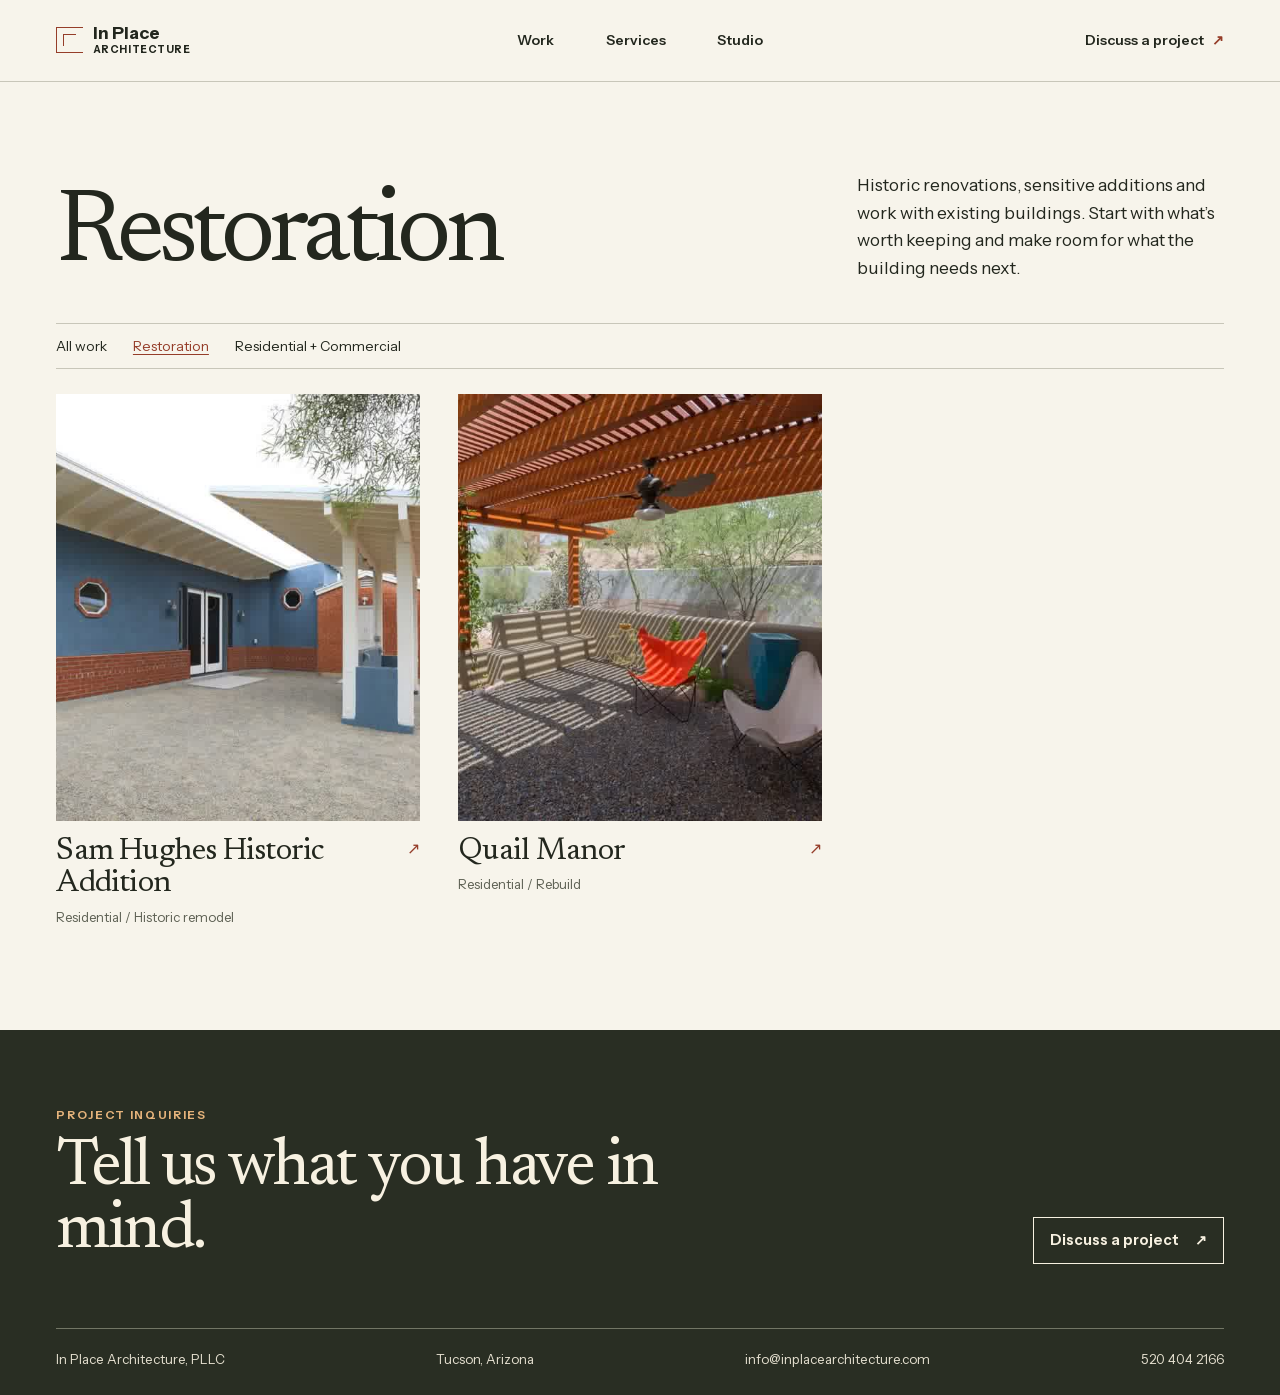
<file: restoration/index.html>
<!DOCTYPE html><html lang="en"><head><meta charSet="utf-8"/><meta name="viewport" content="width=device-width, initial-scale=1"/><link rel="stylesheet" href="../assets/index-V8uAqT-w.css" data-rsc-css-href="../assets/index-V8uAqT-w.css" data-precedence="vite-rsc/importer-resources"/><title>Restoration | In Place Architecture</title><meta name="description" content="Jake Boen’s Tucson architecture studio for historic restoration, residential and commercial design, and Pima ADU."/><meta name="robots" content="noindex, nofollow"/><link rel="icon" href="../favicon.png"/>
<link rel="preload" href="../assets/_vinext_fonts/instrument-sans-9d9d2b4013ea/instrument-sans-416253b0.woff2" as="font" type="font/woff2" crossorigin />
<link rel="preload" href="../assets/_vinext_fonts/instrument-sans-9d9d2b4013ea/instrument-sans-e190a634.woff2" as="font" type="font/woff2" crossorigin />
<link rel="preload" href="../assets/_vinext_fonts/newsreader-94c054835b7e/newsreader-cdecad9c.woff2" as="font" type="font/woff2" crossorigin />
<link rel="preload" href="../assets/_vinext_fonts/newsreader-94c054835b7e/newsreader-a239d8f4.woff2" as="font" type="font/woff2" crossorigin />
<link rel="preload" href="../assets/_vinext_fonts/newsreader-94c054835b7e/newsreader-2415edd0.woff2" as="font" type="font/woff2" crossorigin />
<style data-vinext-fonts>/* latin-ext */
@font-face {
  font-family: 'Instrument Sans';
  font-style: normal;
  font-weight: 400 700;
  font-stretch: 100%;
  font-display: swap;
  src: url(../assets/_vinext_fonts/instrument-sans-9d9d2b4013ea/instrument-sans-416253b0.woff2) format('woff2');
  unicode-range: U+0100-02BA, U+02BD-02C5, U+02C7-02CC, U+02CE-02D7, U+02DD-02FF, U+0304, U+0308, U+0329, U+1D00-1DBF, U+1E00-1E9F, U+1EF2-1EFF, U+2020, U+20A0-20AB, U+20AD-20C0, U+2113, U+2C60-2C7F, U+A720-A7FF;
}
/* latin */
@font-face {
  font-family: 'Instrument Sans';
  font-style: normal;
  font-weight: 400 700;
  font-stretch: 100%;
  font-display: swap;
  src: url(../assets/_vinext_fonts/instrument-sans-9d9d2b4013ea/instrument-sans-e190a634.woff2) format('woff2');
  unicode-range: U+0000-00FF, U+0131, U+0152-0153, U+02BB-02BC, U+02C6, U+02DA, U+02DC, U+0304, U+0308, U+0329, U+2000-206F, U+20AC, U+2122, U+2191, U+2193, U+2212, U+2215, U+FEFF, U+FFFD;
}

.__font_instrument_sans_19ggksp { font-family: 'Instrument Sans', sans-serif; }

.__variable_instrument_sans_19ggksp { --font-sans: 'Instrument Sans', sans-serif; }

/* vietnamese */
@font-face {
  font-family: 'Newsreader';
  font-style: normal;
  font-weight: 200 800;
  font-display: swap;
  src: url(../assets/_vinext_fonts/newsreader-94c054835b7e/newsreader-cdecad9c.woff2) format('woff2');
  unicode-range: U+0102-0103, U+0110-0111, U+0128-0129, U+0168-0169, U+01A0-01A1, U+01AF-01B0, U+0300-0301, U+0303-0304, U+0308-0309, U+0323, U+0329, U+1EA0-1EF9, U+20AB;
}
/* latin-ext */
@font-face {
  font-family: 'Newsreader';
  font-style: normal;
  font-weight: 200 800;
  font-display: swap;
  src: url(../assets/_vinext_fonts/newsreader-94c054835b7e/newsreader-a239d8f4.woff2) format('woff2');
  unicode-range: U+0100-02BA, U+02BD-02C5, U+02C7-02CC, U+02CE-02D7, U+02DD-02FF, U+0304, U+0308, U+0329, U+1D00-1DBF, U+1E00-1E9F, U+1EF2-1EFF, U+2020, U+20A0-20AB, U+20AD-20C0, U+2113, U+2C60-2C7F, U+A720-A7FF;
}
/* latin */
@font-face {
  font-family: 'Newsreader';
  font-style: normal;
  font-weight: 200 800;
  font-display: swap;
  src: url(../assets/_vinext_fonts/newsreader-94c054835b7e/newsreader-2415edd0.woff2) format('woff2');
  unicode-range: U+0000-00FF, U+0131, U+0152-0153, U+02BB-02BC, U+02C6, U+02DA, U+02DC, U+0304, U+0308, U+0329, U+2000-206F, U+20AC, U+2122, U+2191, U+2193, U+2212, U+2215, U+FEFF, U+FFFD;
}

.__font_newsreader_0sptoui { font-family: 'Newsreader', sans-serif; }

.__variable_newsreader_0sptoui { --font-display: 'Newsreader', sans-serif; }
</style>
</head><body class="__variable_instrument_sans_19ggksp __variable_newsreader_0sptoui"><a class="skip-link" href="#main">Skip to content</a><header class="site-header"><a href="../index.html" class="wordmark" aria-label="In Place Architecture home"><span class="wordmark__symbol" aria-hidden="true"></span><span>In Place<span class="wordmark__sub">Architecture</span></span></a><nav class="desktop-nav" aria-label="Main navigation"><a href="../work/index.html">Work</a><a href="../services/index.html">Services</a><a href="../studio/index.html">Studio</a></nav><a href="../contact/index.html" class="header-contact">Discuss a project <span aria-hidden="true">↗</span></a><details class="mobile-nav"><summary>Menu <span aria-hidden="true">+</span></summary><nav aria-label="Main navigation"><a href="../work/index.html">Work</a><a href="../services/index.html">Services</a><a href="../studio/index.html">Studio</a><a href="../contact/index.html">Discuss a project <span aria-hidden="true">↗</span></a></nav></details></header><main id="main" tabindex="-1" class="section-shell collection"><div class="page-intro"><h1>Restoration</h1><p>Historic renovations, sensitive additions and work with existing buildings. Start with what’s worth keeping and make room for what the building needs next.</p></div><nav class="collection-nav" aria-label="Work categories"><a href="../work/index.html">All work</a><a href="index.html" aria-current="page">Restoration</a><a href="../residential-commercial/index.html">Residential + Commercial</a></nav><div class="project-grid"><article class="project-tile project-tile--sam-hughes-addition"><a href="../work/sam-hughes-addition/index.html"><figure><img src="../projects/sam-hughes/04.jpg" srcSet="../mobile/projects/sam-hughes/04.jpg 900w, ../projects/sam-hughes/04.jpg 1800w" sizes="(max-width: 540px) 100vw, (max-width: 760px) 50vw, 33vw" alt="Blue and brick addition organized around a shaded courtyard" width="1800" height="1200" loading="lazy" decoding="async"/></figure><div class="project-tile__label"><div><h2>Sam Hughes Historic Addition</h2><p>Residential / Historic remodel</p></div><span class="project-tile__arrow" aria-hidden="true">↗</span></div></a></article><article class="project-tile project-tile--quail-manor"><a href="../work/quail-manor/index.html"><figure><img src="../projects/quail-manor/03.jpg" srcSet="../mobile/projects/quail-manor/03.jpg 900w, ../projects/quail-manor/03.jpg 1800w" sizes="(max-width: 540px) 100vw, (max-width: 760px) 50vw, 33vw" alt="Steel and wood pergola casting precise shadows over a desert patio" width="1800" height="1200" loading="lazy" decoding="async"/></figure><div class="project-tile__label"><div><h2>Quail Manor</h2><p>Residential / Rebuild</p></div><span class="project-tile__arrow" aria-hidden="true">↗</span></div></a></article></div></main><footer class="site-footer"><div class="footer-invitation"><div><p class="eyebrow">Project inquiries</p><h2>Tell us what you have in mind.</h2></div><a href="../contact/index.html" class="action-link">Discuss a project <span aria-hidden="true">↗</span></a></div><div class="footer-details"><a href="../index.html">In Place Architecture, PLLC</a><span>Tucson, Arizona</span><a href="mailto:info@inplacearchitecture.com">info@inplacearchitecture.com</a><a href="tel:+15204042166">520 404 2166</a></div></footer></body></html>
</file>
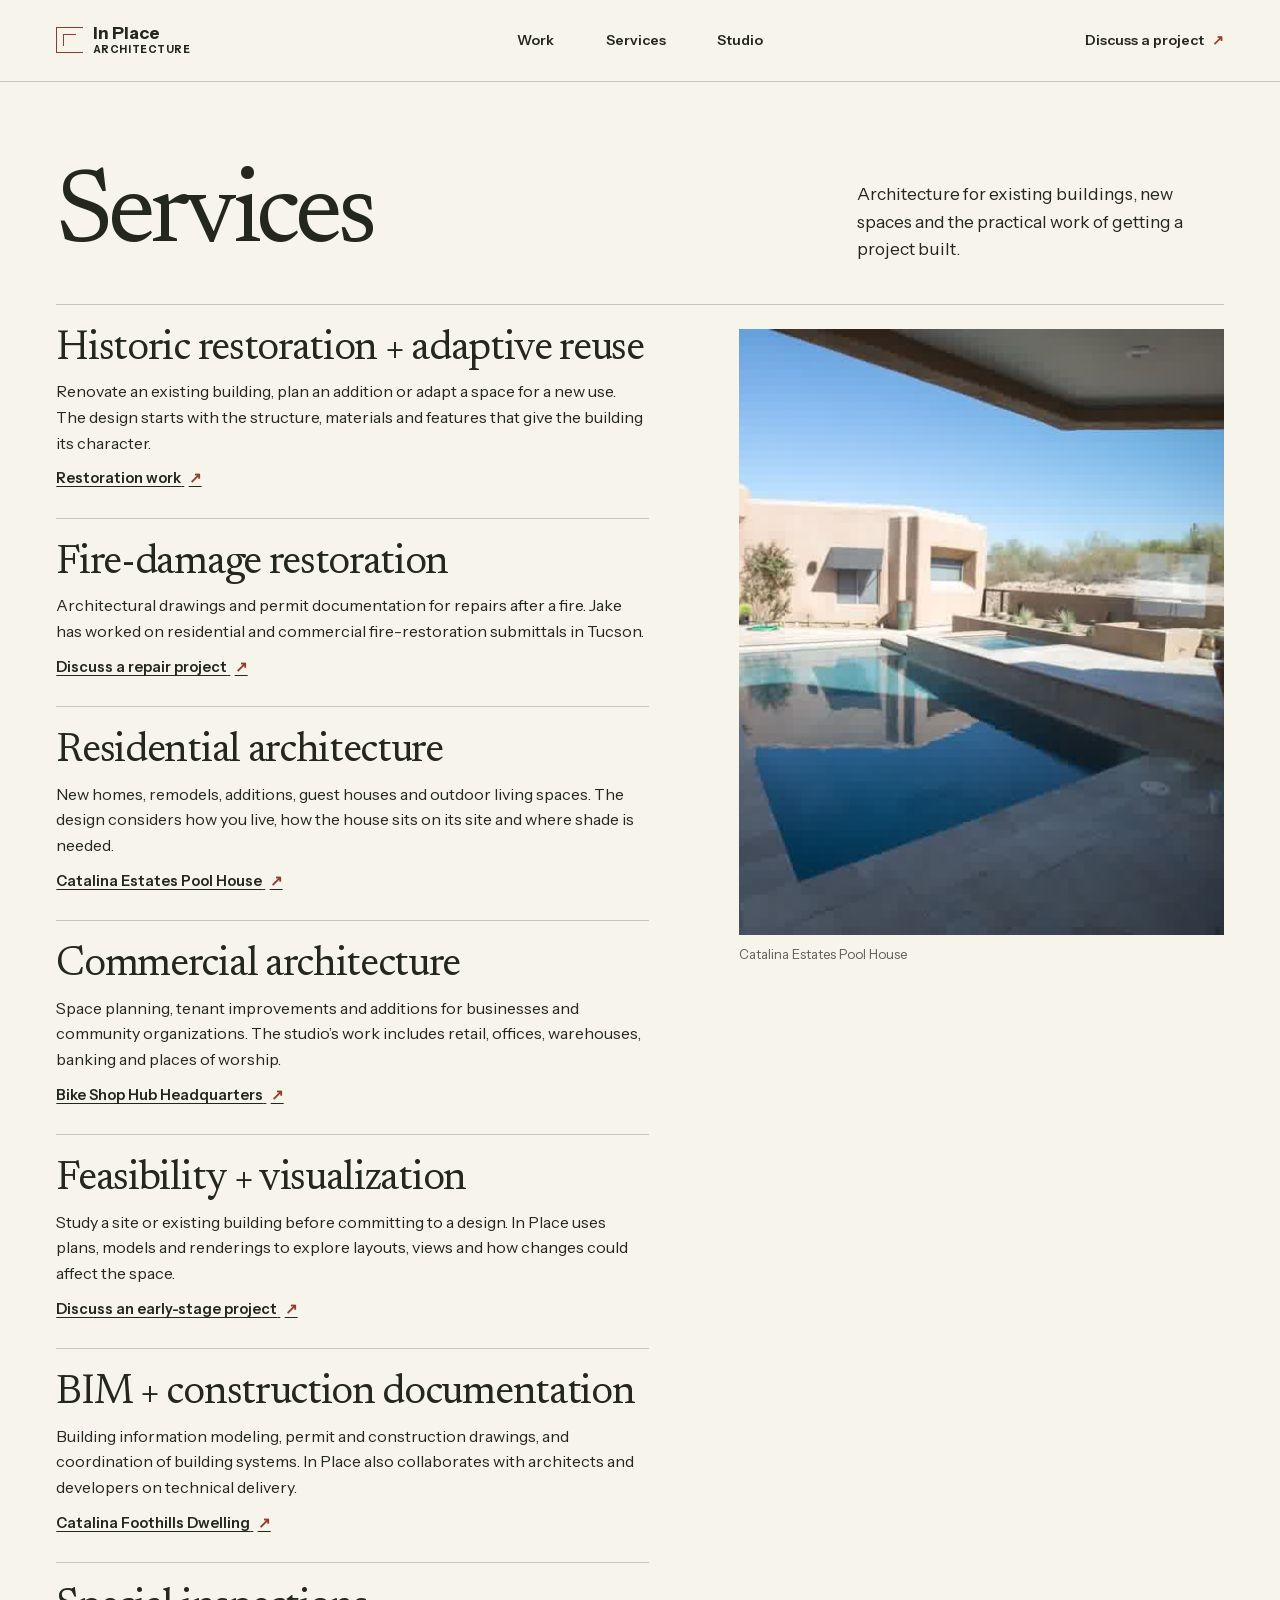
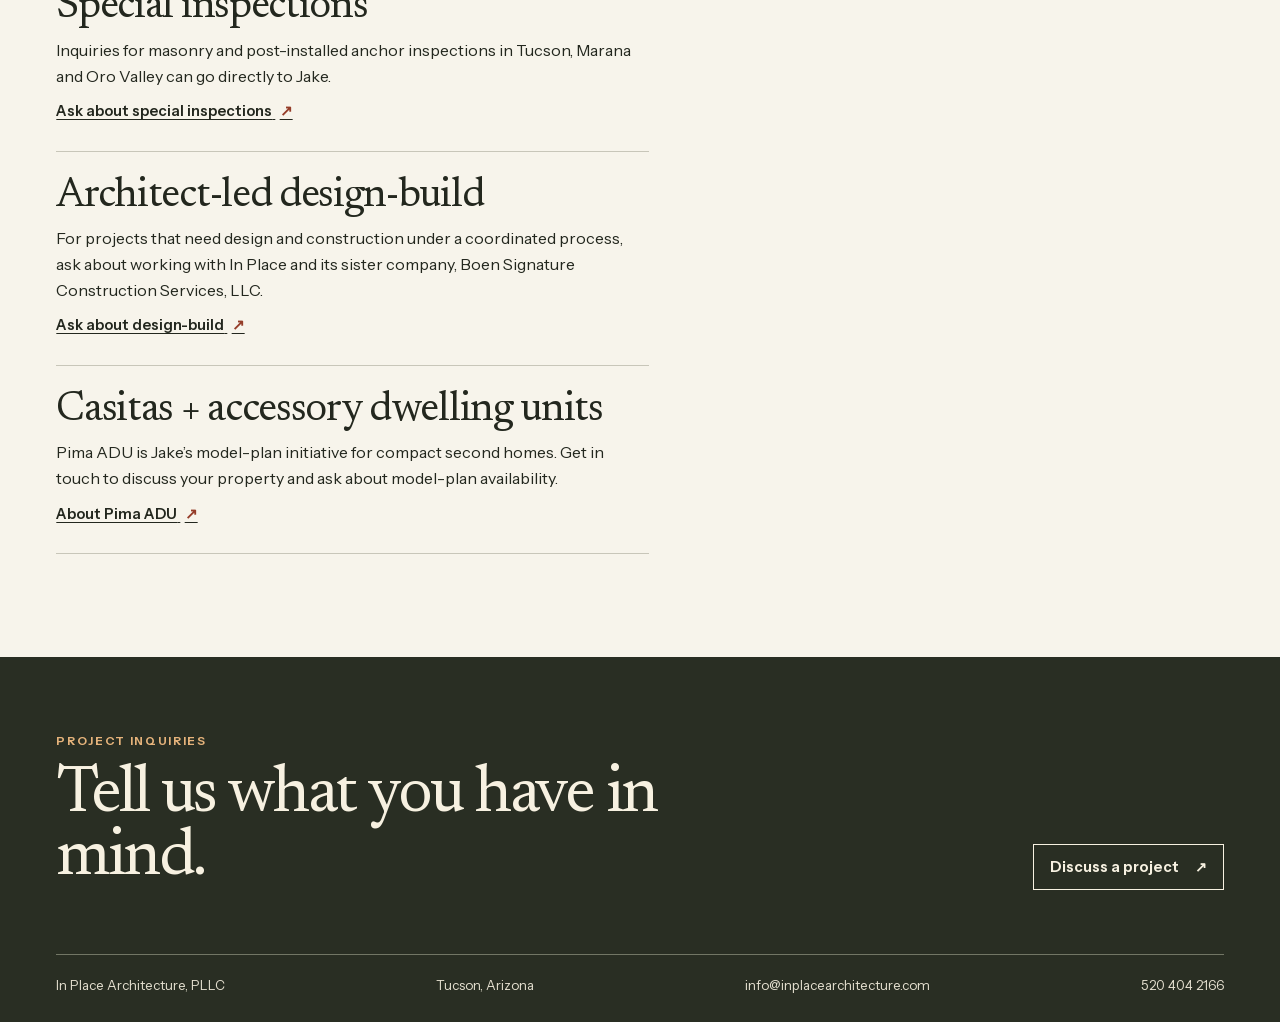
<file: services/index.html>
<!DOCTYPE html><html lang="en"><head><meta charSet="utf-8"/><meta name="viewport" content="width=device-width, initial-scale=1"/><link rel="stylesheet" href="../assets/index-V8uAqT-w.css" data-rsc-css-href="../assets/index-V8uAqT-w.css" data-precedence="vite-rsc/importer-resources"/><title>Services | In Place Architecture</title><meta name="description" content="Jake Boen’s Tucson architecture studio for historic restoration, residential and commercial design, and Pima ADU."/><meta name="robots" content="noindex, nofollow"/><link rel="icon" href="../favicon.png"/>
<link rel="preload" href="../assets/_vinext_fonts/instrument-sans-9d9d2b4013ea/instrument-sans-416253b0.woff2" as="font" type="font/woff2" crossorigin />
<link rel="preload" href="../assets/_vinext_fonts/instrument-sans-9d9d2b4013ea/instrument-sans-e190a634.woff2" as="font" type="font/woff2" crossorigin />
<link rel="preload" href="../assets/_vinext_fonts/newsreader-94c054835b7e/newsreader-cdecad9c.woff2" as="font" type="font/woff2" crossorigin />
<link rel="preload" href="../assets/_vinext_fonts/newsreader-94c054835b7e/newsreader-a239d8f4.woff2" as="font" type="font/woff2" crossorigin />
<link rel="preload" href="../assets/_vinext_fonts/newsreader-94c054835b7e/newsreader-2415edd0.woff2" as="font" type="font/woff2" crossorigin />
<style data-vinext-fonts>/* latin-ext */
@font-face {
  font-family: 'Instrument Sans';
  font-style: normal;
  font-weight: 400 700;
  font-stretch: 100%;
  font-display: swap;
  src: url(../assets/_vinext_fonts/instrument-sans-9d9d2b4013ea/instrument-sans-416253b0.woff2) format('woff2');
  unicode-range: U+0100-02BA, U+02BD-02C5, U+02C7-02CC, U+02CE-02D7, U+02DD-02FF, U+0304, U+0308, U+0329, U+1D00-1DBF, U+1E00-1E9F, U+1EF2-1EFF, U+2020, U+20A0-20AB, U+20AD-20C0, U+2113, U+2C60-2C7F, U+A720-A7FF;
}
/* latin */
@font-face {
  font-family: 'Instrument Sans';
  font-style: normal;
  font-weight: 400 700;
  font-stretch: 100%;
  font-display: swap;
  src: url(../assets/_vinext_fonts/instrument-sans-9d9d2b4013ea/instrument-sans-e190a634.woff2) format('woff2');
  unicode-range: U+0000-00FF, U+0131, U+0152-0153, U+02BB-02BC, U+02C6, U+02DA, U+02DC, U+0304, U+0308, U+0329, U+2000-206F, U+20AC, U+2122, U+2191, U+2193, U+2212, U+2215, U+FEFF, U+FFFD;
}

.__font_instrument_sans_19ggksp { font-family: 'Instrument Sans', sans-serif; }

.__variable_instrument_sans_19ggksp { --font-sans: 'Instrument Sans', sans-serif; }

/* vietnamese */
@font-face {
  font-family: 'Newsreader';
  font-style: normal;
  font-weight: 200 800;
  font-display: swap;
  src: url(../assets/_vinext_fonts/newsreader-94c054835b7e/newsreader-cdecad9c.woff2) format('woff2');
  unicode-range: U+0102-0103, U+0110-0111, U+0128-0129, U+0168-0169, U+01A0-01A1, U+01AF-01B0, U+0300-0301, U+0303-0304, U+0308-0309, U+0323, U+0329, U+1EA0-1EF9, U+20AB;
}
/* latin-ext */
@font-face {
  font-family: 'Newsreader';
  font-style: normal;
  font-weight: 200 800;
  font-display: swap;
  src: url(../assets/_vinext_fonts/newsreader-94c054835b7e/newsreader-a239d8f4.woff2) format('woff2');
  unicode-range: U+0100-02BA, U+02BD-02C5, U+02C7-02CC, U+02CE-02D7, U+02DD-02FF, U+0304, U+0308, U+0329, U+1D00-1DBF, U+1E00-1E9F, U+1EF2-1EFF, U+2020, U+20A0-20AB, U+20AD-20C0, U+2113, U+2C60-2C7F, U+A720-A7FF;
}
/* latin */
@font-face {
  font-family: 'Newsreader';
  font-style: normal;
  font-weight: 200 800;
  font-display: swap;
  src: url(../assets/_vinext_fonts/newsreader-94c054835b7e/newsreader-2415edd0.woff2) format('woff2');
  unicode-range: U+0000-00FF, U+0131, U+0152-0153, U+02BB-02BC, U+02C6, U+02DA, U+02DC, U+0304, U+0308, U+0329, U+2000-206F, U+20AC, U+2122, U+2191, U+2193, U+2212, U+2215, U+FEFF, U+FFFD;
}

.__font_newsreader_0sptoui { font-family: 'Newsreader', sans-serif; }

.__variable_newsreader_0sptoui { --font-display: 'Newsreader', sans-serif; }
</style>
</head><body class="__variable_instrument_sans_19ggksp __variable_newsreader_0sptoui"><a class="skip-link" href="#main">Skip to content</a><header class="site-header"><a href="../index.html" class="wordmark" aria-label="In Place Architecture home"><span class="wordmark__symbol" aria-hidden="true"></span><span>In Place<span class="wordmark__sub">Architecture</span></span></a><nav class="desktop-nav" aria-label="Main navigation"><a href="../work/index.html">Work</a><a href="index.html">Services</a><a href="../studio/index.html">Studio</a></nav><a href="../contact/index.html" class="header-contact">Discuss a project <span aria-hidden="true">↗</span></a><details class="mobile-nav"><summary>Menu <span aria-hidden="true">+</span></summary><nav aria-label="Main navigation"><a href="../work/index.html">Work</a><a href="index.html">Services</a><a href="../studio/index.html">Studio</a><a href="../contact/index.html">Discuss a project <span aria-hidden="true">↗</span></a></nav></details></header><main id="main" tabindex="-1" class="section-shell"><div class="page-intro"><h1>Services</h1><p>Architecture for existing buildings, new spaces and the practical work of getting a project built.</p></div><div class="services-layout"><div class="service-list"><section><h2>Historic restoration + adaptive reuse</h2><p>Renovate an existing building, plan an addition or adapt a space for a new use. The design starts with the structure, materials and features that give the building its character.</p><a href="../restoration/index.html" class="text-link">Restoration work<!-- --> <span aria-hidden="true">↗</span></a></section><section><h2>Fire-damage restoration</h2><p>Architectural drawings and permit documentation for repairs after a fire. Jake has worked on residential and commercial fire-restoration submittals in Tucson.</p><a href="../contact/index.html" class="text-link">Discuss a repair project<!-- --> <span aria-hidden="true">↗</span></a></section><section><h2>Residential architecture</h2><p>New homes, remodels, additions, guest houses and outdoor living spaces. The design considers how you live, how the house sits on its site and where shade is needed.</p><a href="../work/catalina-estates-pool-house/index.html" class="text-link">Catalina Estates Pool House<!-- --> <span aria-hidden="true">↗</span></a></section><section><h2>Commercial architecture</h2><p>Space planning, tenant improvements and additions for businesses and community organizations. The studio’s work includes retail, offices, warehouses, banking and places of worship.</p><a href="../work/bike-shop-hub/index.html" class="text-link">Bike Shop Hub Headquarters<!-- --> <span aria-hidden="true">↗</span></a></section><section><h2>Feasibility + visualization</h2><p>Study a site or existing building before committing to a design. In Place uses plans, models and renderings to explore layouts, views and how changes could affect the space.</p><a href="../contact/index.html" class="text-link">Discuss an early-stage project<!-- --> <span aria-hidden="true">↗</span></a></section><section><h2>BIM + construction documentation</h2><p>Building information modeling, permit and construction drawings, and coordination of building systems. In Place also collaborates with architects and developers on technical delivery.</p><a href="../work/catalina-foothills-dwelling/index.html" class="text-link">Catalina Foothills Dwelling<!-- --> <span aria-hidden="true">↗</span></a></section><section><h2>Special inspections</h2><p>Inquiries for masonry and post-installed anchor inspections in Tucson, Marana and Oro Valley can go directly to Jake.</p><a href="../contact/index.html" class="text-link">Ask about special inspections<!-- --> <span aria-hidden="true">↗</span></a></section><section><h2>Architect-led design-build</h2><p>For projects that need design and construction under a coordinated process, ask about working with In Place and its sister company, Boen Signature Construction Services, LLC.</p><a href="../contact/index.html" class="text-link">Ask about design-build<!-- --> <span aria-hidden="true">↗</span></a></section><section><h2>Casitas + accessory dwelling units</h2><p>Pima ADU is Jake’s model-plan initiative for compact second homes. Get in touch to discuss your property and ask about model-plan availability.</p><a href="../pima-adu/index.html" class="text-link">About Pima ADU<!-- --> <span aria-hidden="true">↗</span></a></section></div><figure class="services-photo"><img src="../projects/pool-house/07.jpg" srcSet="../mobile/projects/pool-house/07.jpg 900w, ../projects/pool-house/07.jpg 1800w" sizes="(max-width: 760px) 100vw, 32vw" alt="Catalina Estates pool and courtyard seen through a shaded opening" width="1800" height="1200" loading="lazy" decoding="async"/><figcaption>Catalina Estates Pool House</figcaption></figure></div></main><footer class="site-footer"><div class="footer-invitation"><div><p class="eyebrow">Project inquiries</p><h2>Tell us what you have in mind.</h2></div><a href="../contact/index.html" class="action-link">Discuss a project <span aria-hidden="true">↗</span></a></div><div class="footer-details"><a href="../index.html">In Place Architecture, PLLC</a><span>Tucson, Arizona</span><a href="mailto:info@inplacearchitecture.com">info@inplacearchitecture.com</a><a href="tel:+15204042166">520 404 2166</a></div></footer></body></html>
</file>
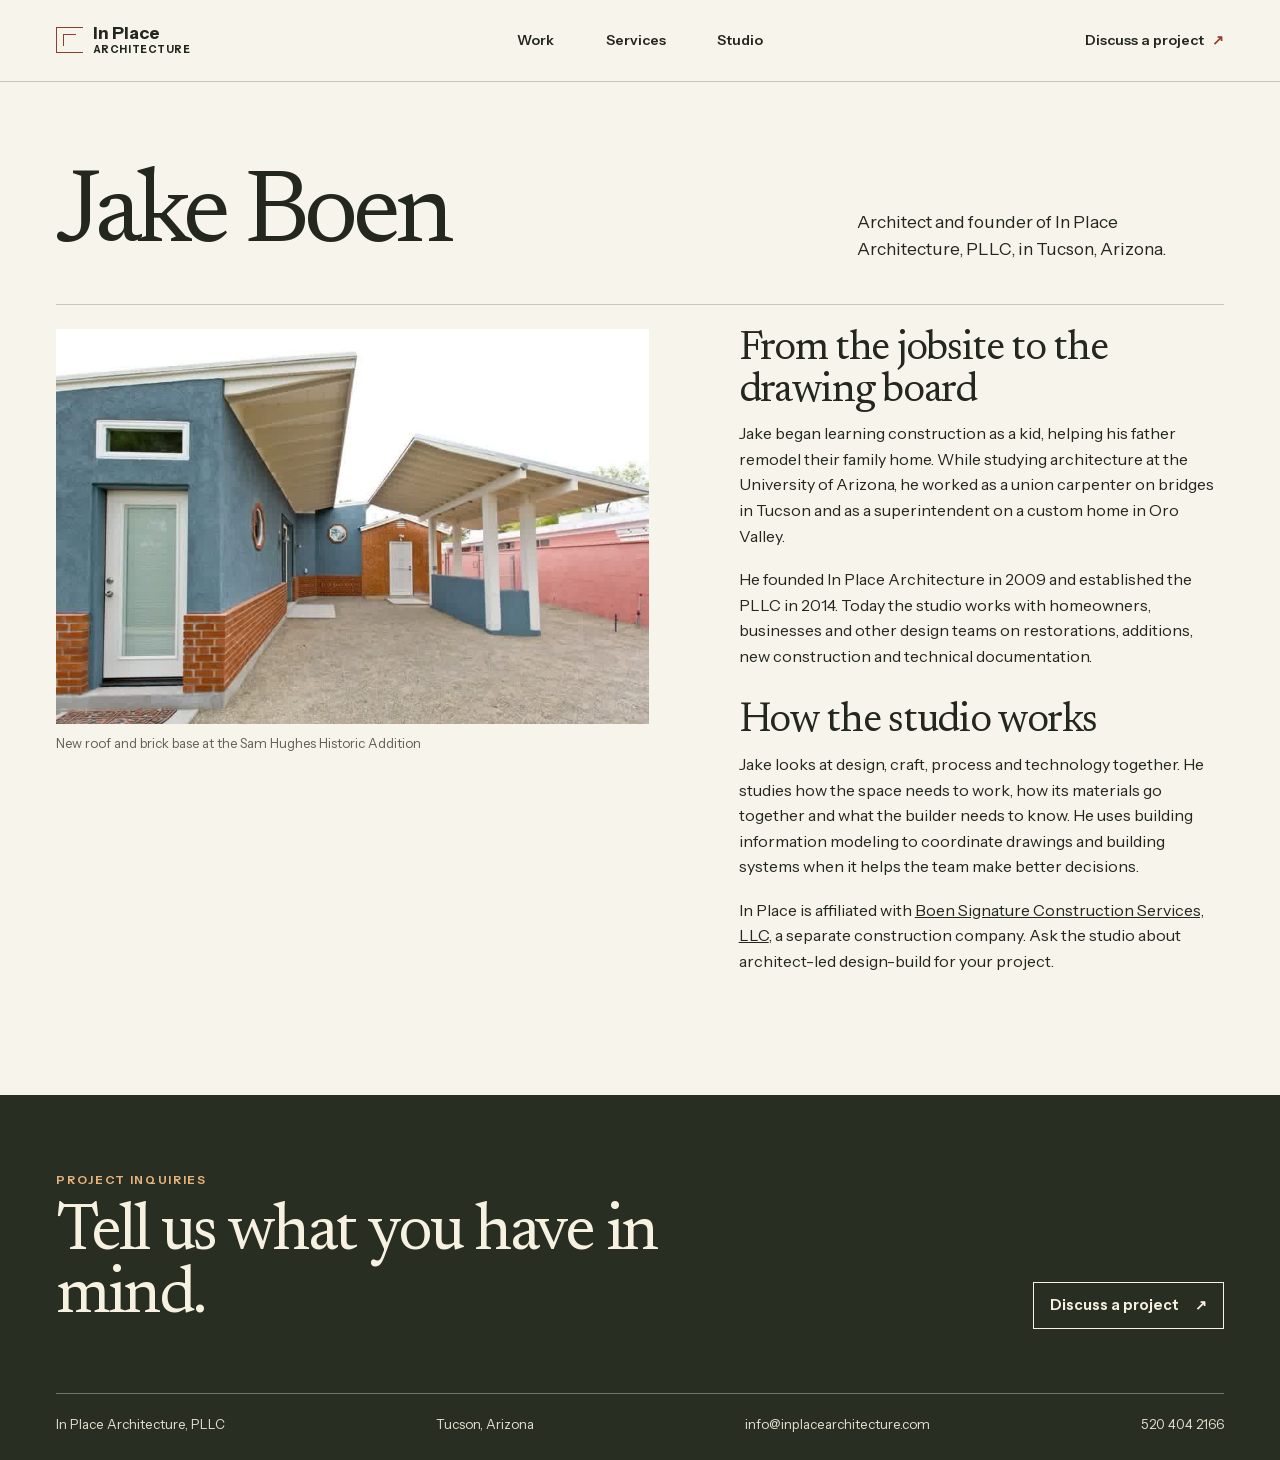
<file: studio/index.html>
<!DOCTYPE html><html lang="en"><head><meta charSet="utf-8"/><meta name="viewport" content="width=device-width, initial-scale=1"/><link rel="preload" as="image" imageSrcSet="../mobile/projects/sam-hughes/05.jpg 900w, ../projects/sam-hughes/05.jpg 1800w" imageSizes="(max-width: 760px) 100vw, 47vw" fetchPriority="high"/><link rel="stylesheet" href="../assets/index-V8uAqT-w.css" data-rsc-css-href="../assets/index-V8uAqT-w.css" data-precedence="vite-rsc/importer-resources"/><title>Studio | In Place Architecture</title><meta name="description" content="Jake Boen’s Tucson architecture studio for historic restoration, residential and commercial design, and Pima ADU."/><meta name="robots" content="noindex, nofollow"/><link rel="icon" href="../favicon.png"/>
<link rel="preload" href="../assets/_vinext_fonts/instrument-sans-9d9d2b4013ea/instrument-sans-416253b0.woff2" as="font" type="font/woff2" crossorigin />
<link rel="preload" href="../assets/_vinext_fonts/instrument-sans-9d9d2b4013ea/instrument-sans-e190a634.woff2" as="font" type="font/woff2" crossorigin />
<link rel="preload" href="../assets/_vinext_fonts/newsreader-94c054835b7e/newsreader-cdecad9c.woff2" as="font" type="font/woff2" crossorigin />
<link rel="preload" href="../assets/_vinext_fonts/newsreader-94c054835b7e/newsreader-a239d8f4.woff2" as="font" type="font/woff2" crossorigin />
<link rel="preload" href="../assets/_vinext_fonts/newsreader-94c054835b7e/newsreader-2415edd0.woff2" as="font" type="font/woff2" crossorigin />
<style data-vinext-fonts>/* latin-ext */
@font-face {
  font-family: 'Instrument Sans';
  font-style: normal;
  font-weight: 400 700;
  font-stretch: 100%;
  font-display: swap;
  src: url(../assets/_vinext_fonts/instrument-sans-9d9d2b4013ea/instrument-sans-416253b0.woff2) format('woff2');
  unicode-range: U+0100-02BA, U+02BD-02C5, U+02C7-02CC, U+02CE-02D7, U+02DD-02FF, U+0304, U+0308, U+0329, U+1D00-1DBF, U+1E00-1E9F, U+1EF2-1EFF, U+2020, U+20A0-20AB, U+20AD-20C0, U+2113, U+2C60-2C7F, U+A720-A7FF;
}
/* latin */
@font-face {
  font-family: 'Instrument Sans';
  font-style: normal;
  font-weight: 400 700;
  font-stretch: 100%;
  font-display: swap;
  src: url(../assets/_vinext_fonts/instrument-sans-9d9d2b4013ea/instrument-sans-e190a634.woff2) format('woff2');
  unicode-range: U+0000-00FF, U+0131, U+0152-0153, U+02BB-02BC, U+02C6, U+02DA, U+02DC, U+0304, U+0308, U+0329, U+2000-206F, U+20AC, U+2122, U+2191, U+2193, U+2212, U+2215, U+FEFF, U+FFFD;
}

.__font_instrument_sans_19ggksp { font-family: 'Instrument Sans', sans-serif; }

.__variable_instrument_sans_19ggksp { --font-sans: 'Instrument Sans', sans-serif; }

/* vietnamese */
@font-face {
  font-family: 'Newsreader';
  font-style: normal;
  font-weight: 200 800;
  font-display: swap;
  src: url(../assets/_vinext_fonts/newsreader-94c054835b7e/newsreader-cdecad9c.woff2) format('woff2');
  unicode-range: U+0102-0103, U+0110-0111, U+0128-0129, U+0168-0169, U+01A0-01A1, U+01AF-01B0, U+0300-0301, U+0303-0304, U+0308-0309, U+0323, U+0329, U+1EA0-1EF9, U+20AB;
}
/* latin-ext */
@font-face {
  font-family: 'Newsreader';
  font-style: normal;
  font-weight: 200 800;
  font-display: swap;
  src: url(../assets/_vinext_fonts/newsreader-94c054835b7e/newsreader-a239d8f4.woff2) format('woff2');
  unicode-range: U+0100-02BA, U+02BD-02C5, U+02C7-02CC, U+02CE-02D7, U+02DD-02FF, U+0304, U+0308, U+0329, U+1D00-1DBF, U+1E00-1E9F, U+1EF2-1EFF, U+2020, U+20A0-20AB, U+20AD-20C0, U+2113, U+2C60-2C7F, U+A720-A7FF;
}
/* latin */
@font-face {
  font-family: 'Newsreader';
  font-style: normal;
  font-weight: 200 800;
  font-display: swap;
  src: url(../assets/_vinext_fonts/newsreader-94c054835b7e/newsreader-2415edd0.woff2) format('woff2');
  unicode-range: U+0000-00FF, U+0131, U+0152-0153, U+02BB-02BC, U+02C6, U+02DA, U+02DC, U+0304, U+0308, U+0329, U+2000-206F, U+20AC, U+2122, U+2191, U+2193, U+2212, U+2215, U+FEFF, U+FFFD;
}

.__font_newsreader_0sptoui { font-family: 'Newsreader', sans-serif; }

.__variable_newsreader_0sptoui { --font-display: 'Newsreader', sans-serif; }
</style>
</head><body class="__variable_instrument_sans_19ggksp __variable_newsreader_0sptoui"><a class="skip-link" href="#main">Skip to content</a><header class="site-header"><a href="../index.html" class="wordmark" aria-label="In Place Architecture home"><span class="wordmark__symbol" aria-hidden="true"></span><span>In Place<span class="wordmark__sub">Architecture</span></span></a><nav class="desktop-nav" aria-label="Main navigation"><a href="../work/index.html">Work</a><a href="../services/index.html">Services</a><a href="index.html">Studio</a></nav><a href="../contact/index.html" class="header-contact">Discuss a project <span aria-hidden="true">↗</span></a><details class="mobile-nav"><summary>Menu <span aria-hidden="true">+</span></summary><nav aria-label="Main navigation"><a href="../work/index.html">Work</a><a href="../services/index.html">Services</a><a href="index.html">Studio</a><a href="../contact/index.html">Discuss a project <span aria-hidden="true">↗</span></a></nav></details></header><main id="main" tabindex="-1" class="section-shell"><div class="page-intro"><h1>Jake Boen</h1><p>Architect and founder of In Place Architecture, PLLC, in Tucson, Arizona.</p></div><div class="studio-layout"><figure><img src="../projects/sam-hughes/05.jpg" srcSet="../mobile/projects/sam-hughes/05.jpg 900w, ../projects/sam-hughes/05.jpg 1800w" sizes="(max-width: 760px) 100vw, 47vw" alt="Blue stucco, brick and angled timber eaves at the Sam Hughes addition" width="1800" height="1200" loading="eager" fetchPriority="high" decoding="async"/><figcaption>New roof and brick base at the Sam Hughes Historic Addition</figcaption></figure><article class="studio-bio"><h2>From the jobsite to the drawing board</h2><p>Jake began learning construction as a kid, helping his father remodel their family home. While studying architecture at the University of Arizona, he worked as a union carpenter on bridges in Tucson and as a superintendent on a custom home in Oro Valley.</p><p>He founded In Place Architecture in 2009 and established the PLLC in 2014. Today the studio works with homeowners, businesses and other design teams on restorations, additions, new construction and technical documentation.</p><h2>How the studio works</h2><p>Jake looks at design, craft, process and technology together. He studies how the space needs to work, how its materials go together and what the builder needs to know. He uses building information modeling to coordinate drawings and building systems when it helps the team make better decisions.</p><p>In Place is affiliated with <a href="https://boenscs.com/">Boen Signature Construction Services, LLC</a>, a separate construction company. Ask the studio about architect-led design-build for your project.</p></article></div></main><footer class="site-footer"><div class="footer-invitation"><div><p class="eyebrow">Project inquiries</p><h2>Tell us what you have in mind.</h2></div><a href="../contact/index.html" class="action-link">Discuss a project <span aria-hidden="true">↗</span></a></div><div class="footer-details"><a href="../index.html">In Place Architecture, PLLC</a><span>Tucson, Arizona</span><a href="mailto:info@inplacearchitecture.com">info@inplacearchitecture.com</a><a href="tel:+15204042166">520 404 2166</a></div></footer></body></html>
</file>
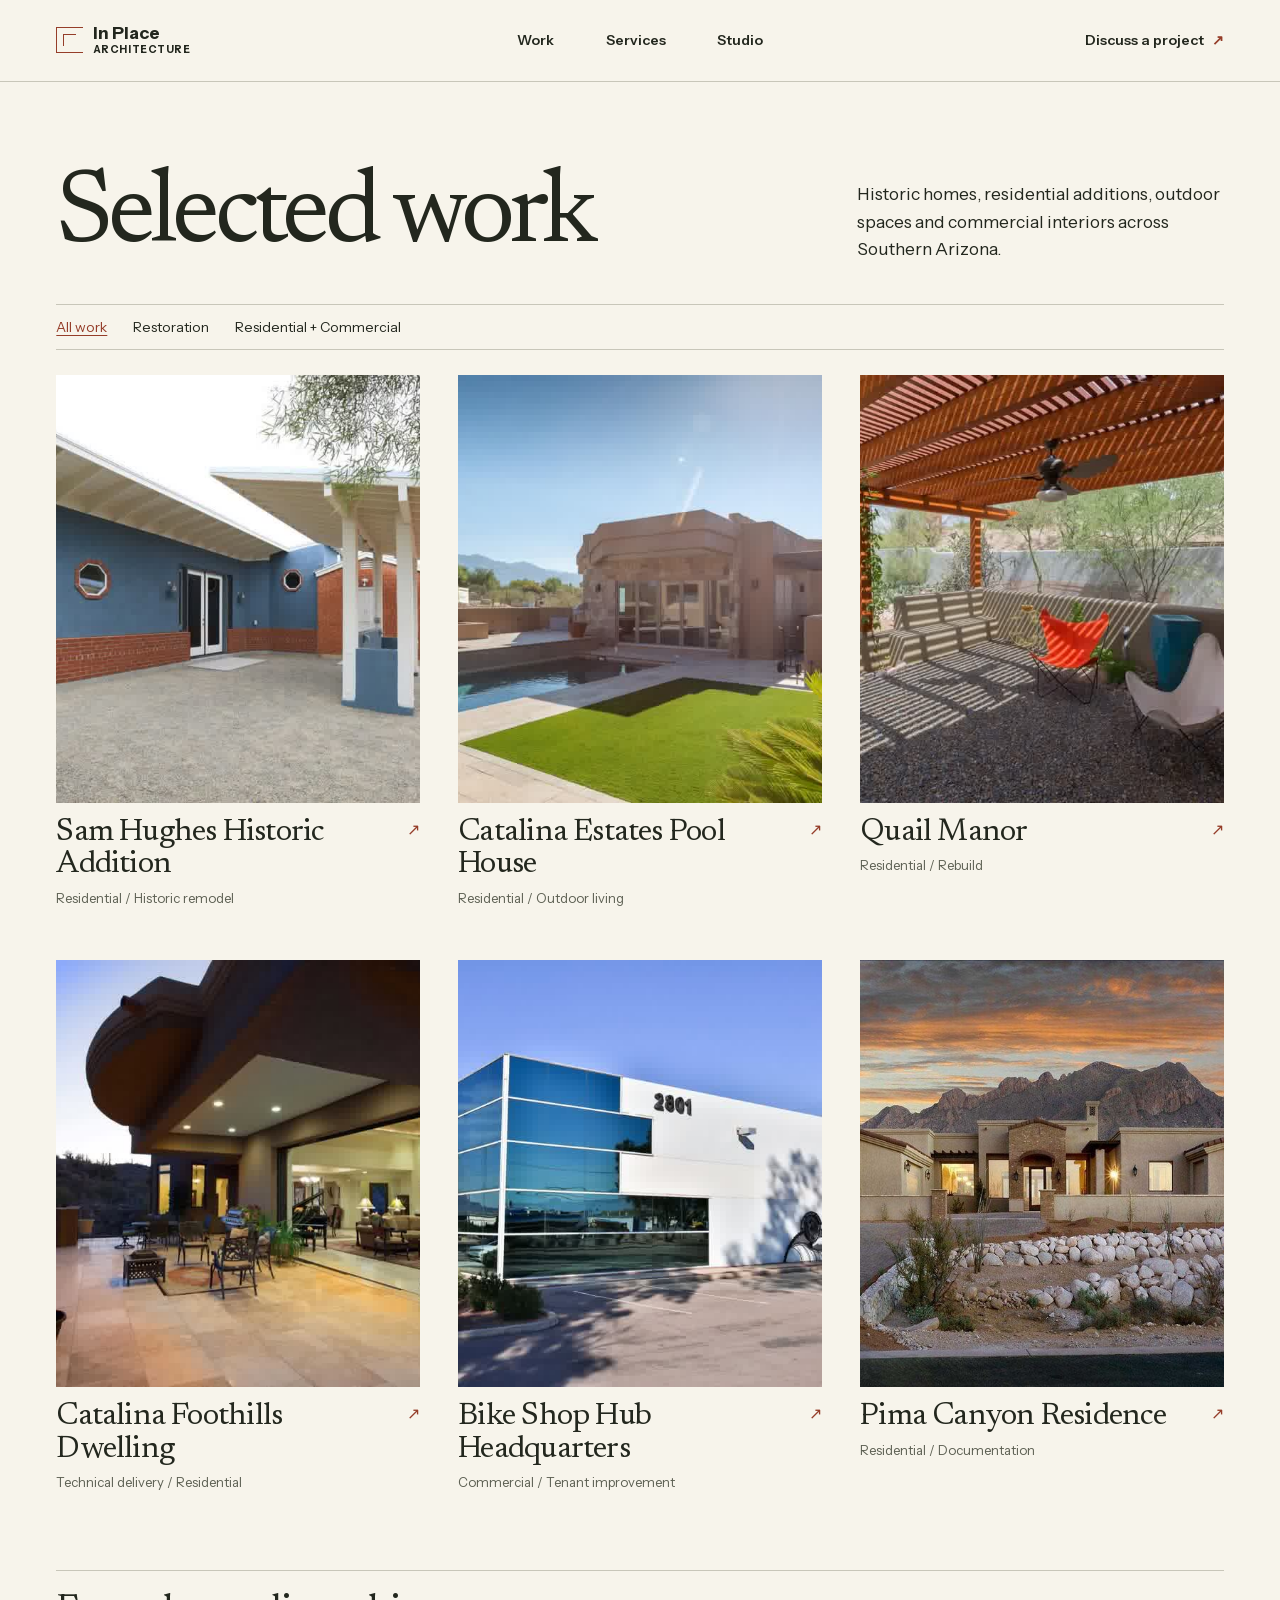
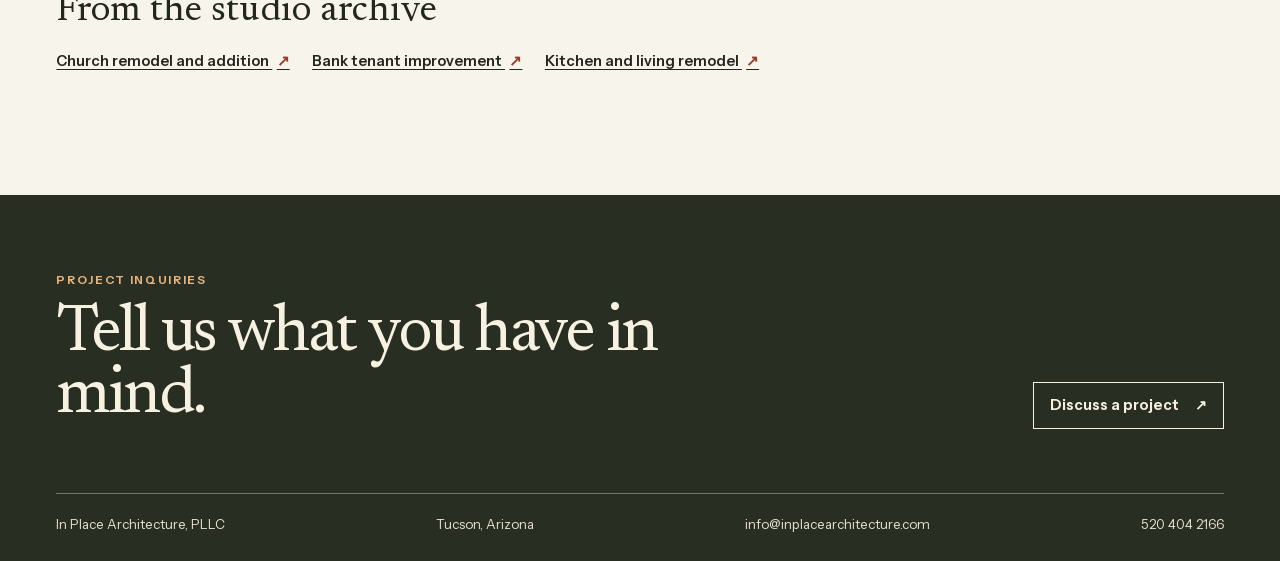
<file: work/index.html>
<!DOCTYPE html><html lang="en"><head><meta charSet="utf-8"/><meta name="viewport" content="width=device-width, initial-scale=1"/><link rel="stylesheet" href="../assets/index-V8uAqT-w.css" data-rsc-css-href="../assets/index-V8uAqT-w.css" data-precedence="vite-rsc/importer-resources"/><title>Work | In Place Architecture</title><meta name="description" content="Jake Boen’s Tucson architecture studio for historic restoration, residential and commercial design, and Pima ADU."/><meta name="robots" content="noindex, nofollow"/><link rel="icon" href="../favicon.png"/>
<link rel="preload" href="../assets/_vinext_fonts/instrument-sans-9d9d2b4013ea/instrument-sans-416253b0.woff2" as="font" type="font/woff2" crossorigin />
<link rel="preload" href="../assets/_vinext_fonts/instrument-sans-9d9d2b4013ea/instrument-sans-e190a634.woff2" as="font" type="font/woff2" crossorigin />
<link rel="preload" href="../assets/_vinext_fonts/newsreader-94c054835b7e/newsreader-cdecad9c.woff2" as="font" type="font/woff2" crossorigin />
<link rel="preload" href="../assets/_vinext_fonts/newsreader-94c054835b7e/newsreader-a239d8f4.woff2" as="font" type="font/woff2" crossorigin />
<link rel="preload" href="../assets/_vinext_fonts/newsreader-94c054835b7e/newsreader-2415edd0.woff2" as="font" type="font/woff2" crossorigin />
<style data-vinext-fonts>/* latin-ext */
@font-face {
  font-family: 'Instrument Sans';
  font-style: normal;
  font-weight: 400 700;
  font-stretch: 100%;
  font-display: swap;
  src: url(../assets/_vinext_fonts/instrument-sans-9d9d2b4013ea/instrument-sans-416253b0.woff2) format('woff2');
  unicode-range: U+0100-02BA, U+02BD-02C5, U+02C7-02CC, U+02CE-02D7, U+02DD-02FF, U+0304, U+0308, U+0329, U+1D00-1DBF, U+1E00-1E9F, U+1EF2-1EFF, U+2020, U+20A0-20AB, U+20AD-20C0, U+2113, U+2C60-2C7F, U+A720-A7FF;
}
/* latin */
@font-face {
  font-family: 'Instrument Sans';
  font-style: normal;
  font-weight: 400 700;
  font-stretch: 100%;
  font-display: swap;
  src: url(../assets/_vinext_fonts/instrument-sans-9d9d2b4013ea/instrument-sans-e190a634.woff2) format('woff2');
  unicode-range: U+0000-00FF, U+0131, U+0152-0153, U+02BB-02BC, U+02C6, U+02DA, U+02DC, U+0304, U+0308, U+0329, U+2000-206F, U+20AC, U+2122, U+2191, U+2193, U+2212, U+2215, U+FEFF, U+FFFD;
}

.__font_instrument_sans_19ggksp { font-family: 'Instrument Sans', sans-serif; }

.__variable_instrument_sans_19ggksp { --font-sans: 'Instrument Sans', sans-serif; }

/* vietnamese */
@font-face {
  font-family: 'Newsreader';
  font-style: normal;
  font-weight: 200 800;
  font-display: swap;
  src: url(../assets/_vinext_fonts/newsreader-94c054835b7e/newsreader-cdecad9c.woff2) format('woff2');
  unicode-range: U+0102-0103, U+0110-0111, U+0128-0129, U+0168-0169, U+01A0-01A1, U+01AF-01B0, U+0300-0301, U+0303-0304, U+0308-0309, U+0323, U+0329, U+1EA0-1EF9, U+20AB;
}
/* latin-ext */
@font-face {
  font-family: 'Newsreader';
  font-style: normal;
  font-weight: 200 800;
  font-display: swap;
  src: url(../assets/_vinext_fonts/newsreader-94c054835b7e/newsreader-a239d8f4.woff2) format('woff2');
  unicode-range: U+0100-02BA, U+02BD-02C5, U+02C7-02CC, U+02CE-02D7, U+02DD-02FF, U+0304, U+0308, U+0329, U+1D00-1DBF, U+1E00-1E9F, U+1EF2-1EFF, U+2020, U+20A0-20AB, U+20AD-20C0, U+2113, U+2C60-2C7F, U+A720-A7FF;
}
/* latin */
@font-face {
  font-family: 'Newsreader';
  font-style: normal;
  font-weight: 200 800;
  font-display: swap;
  src: url(../assets/_vinext_fonts/newsreader-94c054835b7e/newsreader-2415edd0.woff2) format('woff2');
  unicode-range: U+0000-00FF, U+0131, U+0152-0153, U+02BB-02BC, U+02C6, U+02DA, U+02DC, U+0304, U+0308, U+0329, U+2000-206F, U+20AC, U+2122, U+2191, U+2193, U+2212, U+2215, U+FEFF, U+FFFD;
}

.__font_newsreader_0sptoui { font-family: 'Newsreader', sans-serif; }

.__variable_newsreader_0sptoui { --font-display: 'Newsreader', sans-serif; }
</style>
</head><body class="__variable_instrument_sans_19ggksp __variable_newsreader_0sptoui"><a class="skip-link" href="#main">Skip to content</a><header class="site-header"><a href="../index.html" class="wordmark" aria-label="In Place Architecture home"><span class="wordmark__symbol" aria-hidden="true"></span><span>In Place<span class="wordmark__sub">Architecture</span></span></a><nav class="desktop-nav" aria-label="Main navigation"><a href="index.html">Work</a><a href="../services/index.html">Services</a><a href="../studio/index.html">Studio</a></nav><a href="../contact/index.html" class="header-contact">Discuss a project <span aria-hidden="true">↗</span></a><details class="mobile-nav"><summary>Menu <span aria-hidden="true">+</span></summary><nav aria-label="Main navigation"><a href="index.html">Work</a><a href="../services/index.html">Services</a><a href="../studio/index.html">Studio</a><a href="../contact/index.html">Discuss a project <span aria-hidden="true">↗</span></a></nav></details></header><main id="main" tabindex="-1" class="section-shell collection"><div class="page-intro"><h1>Selected work</h1><p>Historic homes, residential additions, outdoor spaces and commercial interiors across Southern Arizona.</p></div><nav class="collection-nav" aria-label="Work categories"><a href="index.html" aria-current="page">All work</a><a href="../restoration/index.html">Restoration</a><a href="../residential-commercial/index.html">Residential + Commercial</a></nav><div class="project-grid"><article class="project-tile project-tile--sam-hughes-addition"><a href="sam-hughes-addition/index.html"><figure><img src="../projects/sam-hughes/04.jpg" srcSet="../mobile/projects/sam-hughes/04.jpg 900w, ../projects/sam-hughes/04.jpg 1800w" sizes="(max-width: 540px) 100vw, (max-width: 760px) 50vw, 33vw" alt="Blue and brick addition organized around a shaded courtyard" width="1800" height="1200" loading="lazy" decoding="async"/></figure><div class="project-tile__label"><div><h2>Sam Hughes Historic Addition</h2><p>Residential / Historic remodel</p></div><span class="project-tile__arrow" aria-hidden="true">↗</span></div></a></article><article class="project-tile project-tile--catalina-estates-pool-house"><a href="catalina-estates-pool-house/index.html"><figure><img src="../projects/pool-house/01.jpg" srcSet="../mobile/projects/pool-house/01.jpg 900w, ../projects/pool-house/01.jpg 1800w" sizes="(max-width: 540px) 100vw, (max-width: 760px) 50vw, 33vw" alt="Pool house, water, lawn, and mountains beneath a clear Tucson sky" width="1800" height="1200" loading="lazy" decoding="async"/></figure><div class="project-tile__label"><div><h2>Catalina Estates Pool House</h2><p>Residential / Outdoor living</p></div><span class="project-tile__arrow" aria-hidden="true">↗</span></div></a></article><article class="project-tile project-tile--quail-manor"><a href="quail-manor/index.html"><figure><img src="../projects/quail-manor/03.jpg" srcSet="../mobile/projects/quail-manor/03.jpg 900w, ../projects/quail-manor/03.jpg 1800w" sizes="(max-width: 540px) 100vw, (max-width: 760px) 50vw, 33vw" alt="Steel and wood pergola casting precise shadows over a desert patio" width="1800" height="1200" loading="lazy" decoding="async"/></figure><div class="project-tile__label"><div><h2>Quail Manor</h2><p>Residential / Rebuild</p></div><span class="project-tile__arrow" aria-hidden="true">↗</span></div></a></article><article class="project-tile project-tile--catalina-foothills-dwelling"><a href="catalina-foothills-dwelling/index.html"><figure><img src="../projects/spec-house/07.jpg" srcSet="../mobile/projects/spec-house/07.jpg 900w, ../projects/spec-house/07.jpg 1800w" sizes="(max-width: 540px) 100vw, (max-width: 760px) 50vw, 33vw" alt="Catalina Foothills residence opening onto a broad terrace at dusk" width="1800" height="1202" loading="lazy" decoding="async"/></figure><div class="project-tile__label"><div><h2>Catalina Foothills Dwelling</h2><p>Technical delivery / Residential</p></div><span class="project-tile__arrow" aria-hidden="true">↗</span></div></a></article><article class="project-tile project-tile--bike-shop-hub"><a href="bike-shop-hub/index.html"><figure><img src="../projects/bike-shop/12.jpg" srcSet="../mobile/projects/bike-shop/12.jpg 900w, ../projects/bike-shop/12.jpg 1800w" sizes="(max-width: 540px) 100vw, (max-width: 760px) 50vw, 33vw" alt="Former Bike Shop Hub headquarters exterior in Tucson" width="1800" height="1200" loading="lazy" decoding="async"/></figure><div class="project-tile__label"><div><h2>Bike Shop Hub Headquarters</h2><p>Commercial / Tenant improvement</p></div><span class="project-tile__arrow" aria-hidden="true">↗</span></div></a></article><article class="project-tile project-tile--pima-canyon-residence"><a href="pima-canyon-residence/index.html"><figure><img src="../projects/pima-canyon/01.jpg" srcSet="../mobile/projects/pima-canyon/01.jpg 900w, ../projects/pima-canyon/01.jpg 1224w" sizes="(max-width: 540px) 100vw, (max-width: 760px) 50vw, 33vw" alt="Low brick and stucco residence in front of the Catalina Mountains at dusk" width="1224" height="817" loading="lazy" decoding="async"/></figure><div class="project-tile__label"><div><h2>Pima Canyon Residence</h2><p>Residential / Documentation</p></div><span class="project-tile__arrow" aria-hidden="true">↗</span></div></a></article></div><section class="archive-section"><h2>From the studio archive</h2><ul><li><a class="text-link" href="https://www.inplacearchitecture.com/PROJchurch.html">Church remodel and addition <span aria-hidden="true">↗</span></a></li><li><a class="text-link" href="https://www.inplacearchitecture.com/PROJmoo.html">Bank tenant improvement <span aria-hidden="true">↗</span></a></li><li><a class="text-link" href="https://www.inplacearchitecture.com/PROJkitremodel.html">Kitchen and living remodel <span aria-hidden="true">↗</span></a></li></ul></section></main><footer class="site-footer"><div class="footer-invitation"><div><p class="eyebrow">Project inquiries</p><h2>Tell us what you have in mind.</h2></div><a href="../contact/index.html" class="action-link">Discuss a project <span aria-hidden="true">↗</span></a></div><div class="footer-details"><a href="../index.html">In Place Architecture, PLLC</a><span>Tucson, Arizona</span><a href="mailto:info@inplacearchitecture.com">info@inplacearchitecture.com</a><a href="tel:+15204042166">520 404 2166</a></div></footer></body></html>
</file>
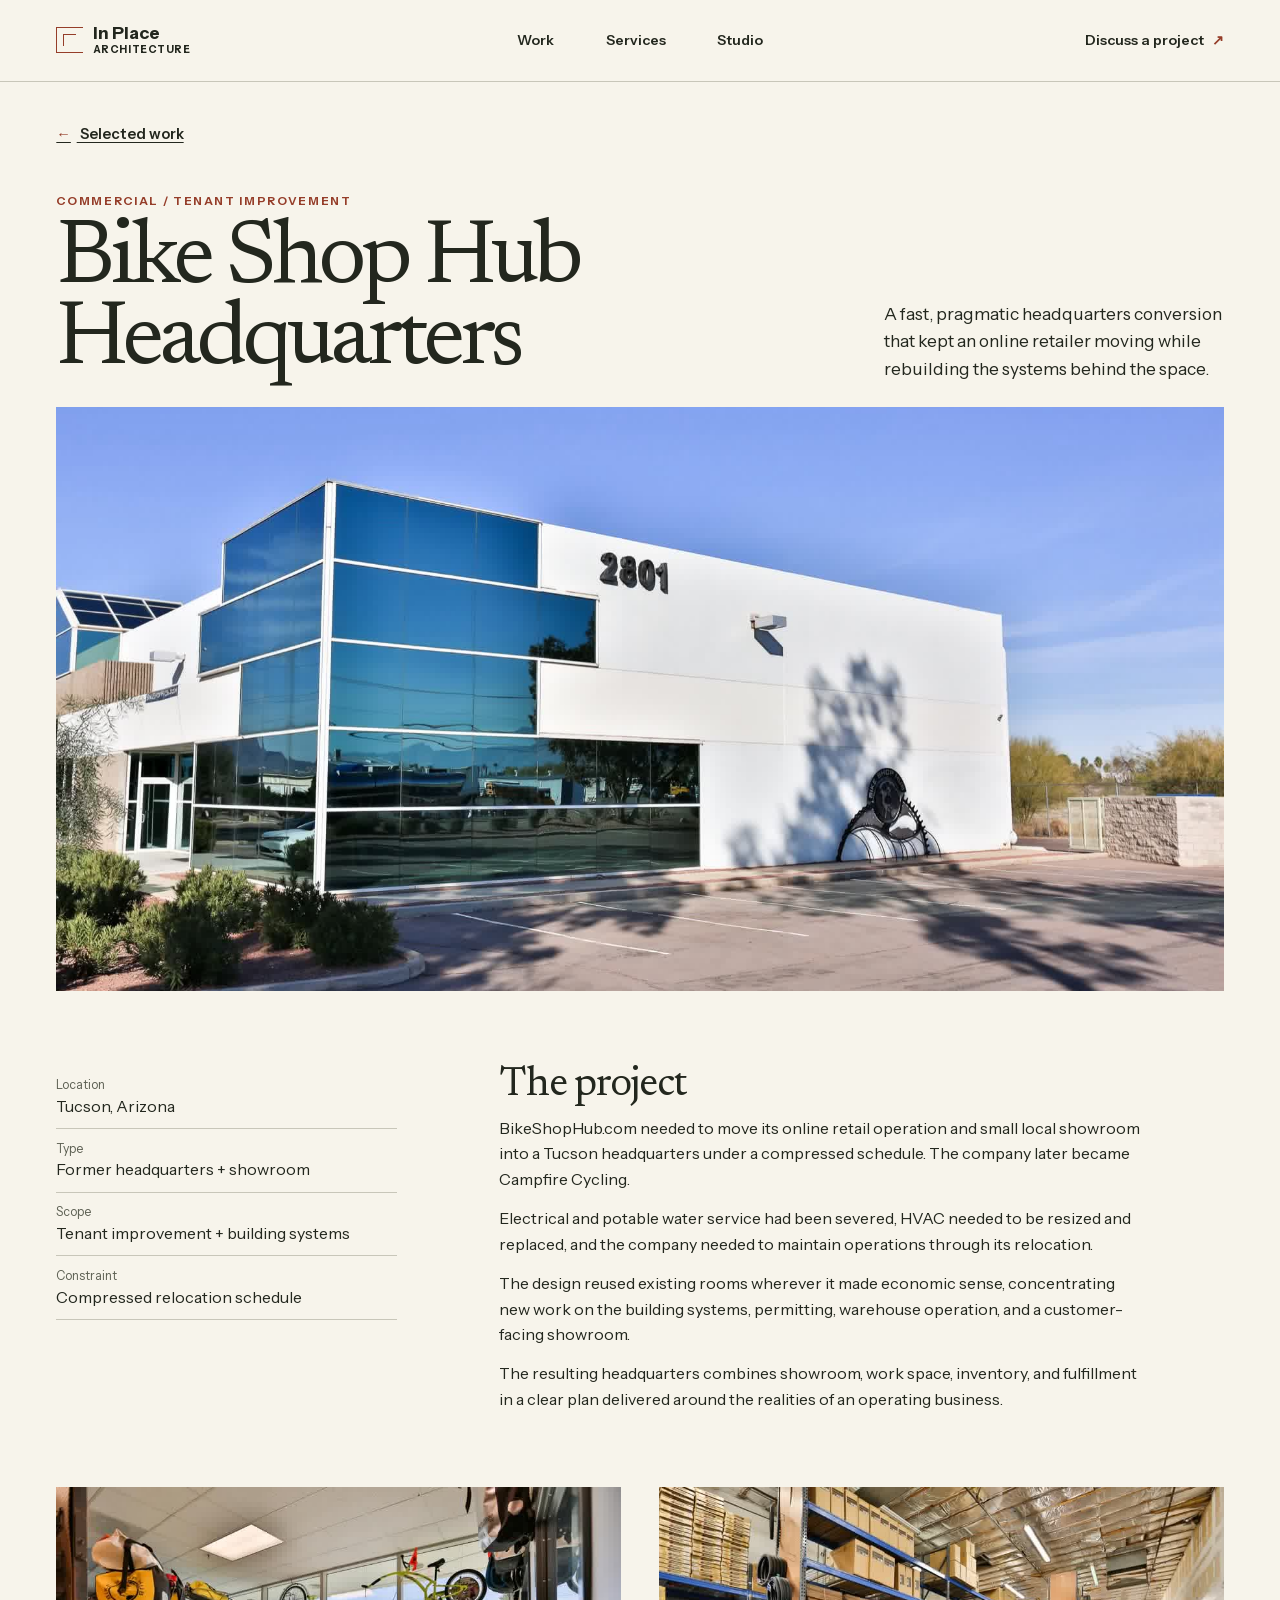
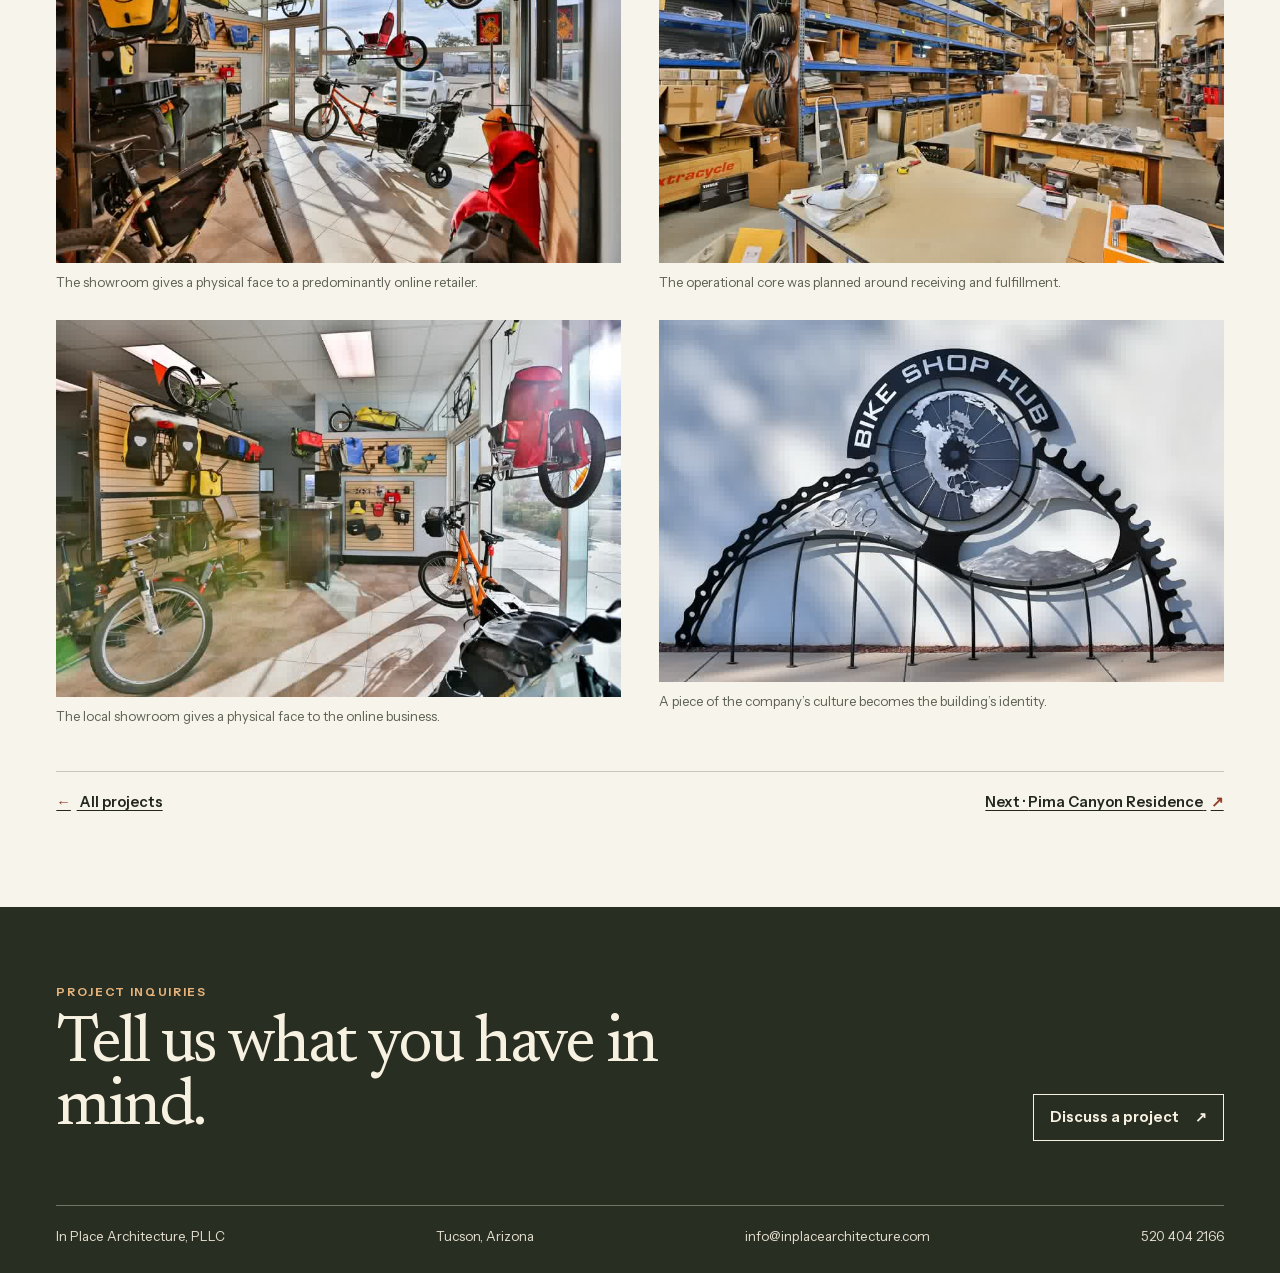
<file: work/bike-shop-hub/index.html>
<!DOCTYPE html><html lang="en"><head><meta charSet="utf-8"/><meta name="viewport" content="width=device-width, initial-scale=1"/><link rel="preload" as="image" imageSrcSet="../../mobile/projects/bike-shop/12.jpg 900w, ../../projects/bike-shop/12.jpg 1800w" imageSizes="(max-width: 760px) 100vw, 93vw" fetchPriority="high"/><link rel="stylesheet" href="../../assets/index-V8uAqT-w.css" data-rsc-css-href="../../assets/index-V8uAqT-w.css" data-precedence="vite-rsc/importer-resources"/><title>Bike Shop Hub Headquarters | In Place Architecture</title><meta name="description" content="BikeShopHub.com needed to move its online retail operation and small local showroom into a Tucson headquarters under a compressed schedule. The company later became Campfire Cycling."/><meta name="robots" content="noindex, nofollow"/><link rel="icon" href="../../favicon.png"/>
<link rel="preload" href="../../assets/_vinext_fonts/instrument-sans-9d9d2b4013ea/instrument-sans-416253b0.woff2" as="font" type="font/woff2" crossorigin />
<link rel="preload" href="../../assets/_vinext_fonts/instrument-sans-9d9d2b4013ea/instrument-sans-e190a634.woff2" as="font" type="font/woff2" crossorigin />
<link rel="preload" href="../../assets/_vinext_fonts/newsreader-94c054835b7e/newsreader-cdecad9c.woff2" as="font" type="font/woff2" crossorigin />
<link rel="preload" href="../../assets/_vinext_fonts/newsreader-94c054835b7e/newsreader-a239d8f4.woff2" as="font" type="font/woff2" crossorigin />
<link rel="preload" href="../../assets/_vinext_fonts/newsreader-94c054835b7e/newsreader-2415edd0.woff2" as="font" type="font/woff2" crossorigin />
<style data-vinext-fonts>/* latin-ext */
@font-face {
  font-family: 'Instrument Sans';
  font-style: normal;
  font-weight: 400 700;
  font-stretch: 100%;
  font-display: swap;
  src: url(../../assets/_vinext_fonts/instrument-sans-9d9d2b4013ea/instrument-sans-416253b0.woff2) format('woff2');
  unicode-range: U+0100-02BA, U+02BD-02C5, U+02C7-02CC, U+02CE-02D7, U+02DD-02FF, U+0304, U+0308, U+0329, U+1D00-1DBF, U+1E00-1E9F, U+1EF2-1EFF, U+2020, U+20A0-20AB, U+20AD-20C0, U+2113, U+2C60-2C7F, U+A720-A7FF;
}
/* latin */
@font-face {
  font-family: 'Instrument Sans';
  font-style: normal;
  font-weight: 400 700;
  font-stretch: 100%;
  font-display: swap;
  src: url(../../assets/_vinext_fonts/instrument-sans-9d9d2b4013ea/instrument-sans-e190a634.woff2) format('woff2');
  unicode-range: U+0000-00FF, U+0131, U+0152-0153, U+02BB-02BC, U+02C6, U+02DA, U+02DC, U+0304, U+0308, U+0329, U+2000-206F, U+20AC, U+2122, U+2191, U+2193, U+2212, U+2215, U+FEFF, U+FFFD;
}

.__font_instrument_sans_19ggksp { font-family: 'Instrument Sans', sans-serif; }

.__variable_instrument_sans_19ggksp { --font-sans: 'Instrument Sans', sans-serif; }

/* vietnamese */
@font-face {
  font-family: 'Newsreader';
  font-style: normal;
  font-weight: 200 800;
  font-display: swap;
  src: url(../../assets/_vinext_fonts/newsreader-94c054835b7e/newsreader-cdecad9c.woff2) format('woff2');
  unicode-range: U+0102-0103, U+0110-0111, U+0128-0129, U+0168-0169, U+01A0-01A1, U+01AF-01B0, U+0300-0301, U+0303-0304, U+0308-0309, U+0323, U+0329, U+1EA0-1EF9, U+20AB;
}
/* latin-ext */
@font-face {
  font-family: 'Newsreader';
  font-style: normal;
  font-weight: 200 800;
  font-display: swap;
  src: url(../../assets/_vinext_fonts/newsreader-94c054835b7e/newsreader-a239d8f4.woff2) format('woff2');
  unicode-range: U+0100-02BA, U+02BD-02C5, U+02C7-02CC, U+02CE-02D7, U+02DD-02FF, U+0304, U+0308, U+0329, U+1D00-1DBF, U+1E00-1E9F, U+1EF2-1EFF, U+2020, U+20A0-20AB, U+20AD-20C0, U+2113, U+2C60-2C7F, U+A720-A7FF;
}
/* latin */
@font-face {
  font-family: 'Newsreader';
  font-style: normal;
  font-weight: 200 800;
  font-display: swap;
  src: url(../../assets/_vinext_fonts/newsreader-94c054835b7e/newsreader-2415edd0.woff2) format('woff2');
  unicode-range: U+0000-00FF, U+0131, U+0152-0153, U+02BB-02BC, U+02C6, U+02DA, U+02DC, U+0304, U+0308, U+0329, U+2000-206F, U+20AC, U+2122, U+2191, U+2193, U+2212, U+2215, U+FEFF, U+FFFD;
}

.__font_newsreader_0sptoui { font-family: 'Newsreader', sans-serif; }

.__variable_newsreader_0sptoui { --font-display: 'Newsreader', sans-serif; }
</style>
</head><body class="__variable_instrument_sans_19ggksp __variable_newsreader_0sptoui"><a class="skip-link" href="#main">Skip to content</a><header class="site-header"><a href="../../index.html" class="wordmark" aria-label="In Place Architecture home"><span class="wordmark__symbol" aria-hidden="true"></span><span>In Place<span class="wordmark__sub">Architecture</span></span></a><nav class="desktop-nav" aria-label="Main navigation"><a href="../index.html">Work</a><a href="../../services/index.html">Services</a><a href="../../studio/index.html">Studio</a></nav><a href="../../contact/index.html" class="header-contact">Discuss a project <span aria-hidden="true">↗</span></a><details class="mobile-nav"><summary>Menu <span aria-hidden="true">+</span></summary><nav aria-label="Main navigation"><a href="../index.html">Work</a><a href="../../services/index.html">Services</a><a href="../../studio/index.html">Studio</a><a href="../../contact/index.html">Discuss a project <span aria-hidden="true">↗</span></a></nav></details></header><main id="main" tabindex="-1" class="section-shell case-study"><a href="../index.html" class="text-link back-link"><span aria-hidden="true">←</span> Selected work</a><div class="case-intro"><div><p class="eyebrow">Commercial / Tenant improvement</p><h1>Bike Shop Hub Headquarters</h1></div><p>A fast, pragmatic headquarters conversion that kept an online retailer moving while rebuilding the systems behind the space.</p></div><figure class="case-cover case-cover--bike-shop-hub"><img src="../../projects/bike-shop/12.jpg" srcSet="../../mobile/projects/bike-shop/12.jpg 900w, ../../projects/bike-shop/12.jpg 1800w" sizes="(max-width: 760px) 100vw, 93vw" alt="Former Bike Shop Hub headquarters exterior in Tucson" width="1800" height="1200" loading="eager" fetchPriority="high" decoding="async"/></figure><section class="case-overview" aria-labelledby="case-heading"><dl><div><dt>Location</dt><dd>Tucson, Arizona</dd></div><div><dt>Type</dt><dd>Former headquarters + showroom</dd></div><div><dt>Scope</dt><dd>Tenant improvement + building systems</dd></div><div><dt>Constraint</dt><dd>Compressed relocation schedule</dd></div></dl><div><h2 id="case-heading">The project</h2><p>BikeShopHub.com needed to move its online retail operation and small local showroom into a Tucson headquarters under a compressed schedule. The company later became Campfire Cycling.</p><p>Electrical and potable water service had been severed, HVAC needed to be resized and replaced, and the company needed to maintain operations through its relocation.</p><p>The design reused existing rooms wherever it made economic sense, concentrating new work on the building systems, permitting, warehouse operation, and a customer-facing showroom.</p><p>The resulting headquarters combines showroom, work space, inventory, and fulfillment in a clear plan delivered around the realities of an operating business.</p></div></section><section class="case-gallery" aria-label="Project gallery"><figure><a href="../../projects/bike-shop/01.jpg" title="Open full-size photograph" aria-label="View full-size photograph: Bike and cargo equipment displayed in the headquarters showroom"><img src="../../projects/bike-shop/01.jpg" srcSet="../../mobile/projects/bike-shop/01.jpg 900w, ../../projects/bike-shop/01.jpg 1800w" sizes="(max-width: 540px) 100vw, 47vw" alt="Bike and cargo equipment displayed in the headquarters showroom" width="1800" height="1200" loading="lazy" decoding="async"/></a><figcaption>The showroom gives a physical face to a predominantly online retailer.</figcaption></figure><figure><a href="../../projects/bike-shop/07.jpg" title="Open full-size photograph" aria-label="View full-size photograph: Long warehouse with inventory, parts, and work tables"><img src="../../projects/bike-shop/07.jpg" srcSet="../../mobile/projects/bike-shop/07.jpg 900w, ../../projects/bike-shop/07.jpg 1800w" sizes="(max-width: 540px) 100vw, 47vw" alt="Long warehouse with inventory, parts, and work tables" width="1800" height="1200" loading="lazy" decoding="async"/></a><figcaption>The operational core was planned around receiving and fulfillment.</figcaption></figure><figure><a href="../../projects/bike-shop/02.jpg" title="Open full-size photograph" aria-label="View full-size photograph: Bicycle showroom and custom display wall"><img src="../../projects/bike-shop/02.jpg" srcSet="../../mobile/projects/bike-shop/02.jpg 900w, ../../projects/bike-shop/02.jpg 1800w" sizes="(max-width: 540px) 100vw, 47vw" alt="Bicycle showroom and custom display wall" width="1800" height="1200" loading="lazy" decoding="async"/></a><figcaption>The local showroom gives a physical face to the online business.</figcaption></figure><figure><a href="../../projects/bike-shop/13.jpg" title="Open full-size photograph" aria-label="View full-size photograph: Custom Bike Shop Hub sign made from bicycle components"><img src="../../projects/bike-shop/13.jpg" srcSet="../../mobile/projects/bike-shop/13.jpg 900w, ../../projects/bike-shop/13.jpg 1800w" sizes="(max-width: 540px) 100vw, 47vw" alt="Custom Bike Shop Hub sign made from bicycle components" width="1800" height="1152" loading="lazy" decoding="async"/></a><figcaption>A piece of the company’s culture becomes the building’s identity.</figcaption></figure></section><div class="case-end"><a href="../index.html" class="text-link"><span aria-hidden="true">←</span> All projects</a><a href="../pima-canyon-residence/index.html" class="text-link">Next · <!-- -->Pima Canyon Residence<!-- --> <span aria-hidden="true">↗</span></a></div></main><footer class="site-footer"><div class="footer-invitation"><div><p class="eyebrow">Project inquiries</p><h2>Tell us what you have in mind.</h2></div><a href="../../contact/index.html" class="action-link">Discuss a project <span aria-hidden="true">↗</span></a></div><div class="footer-details"><a href="../../index.html">In Place Architecture, PLLC</a><span>Tucson, Arizona</span><a href="mailto:info@inplacearchitecture.com">info@inplacearchitecture.com</a><a href="tel:+15204042166">520 404 2166</a></div></footer></body></html>
</file>
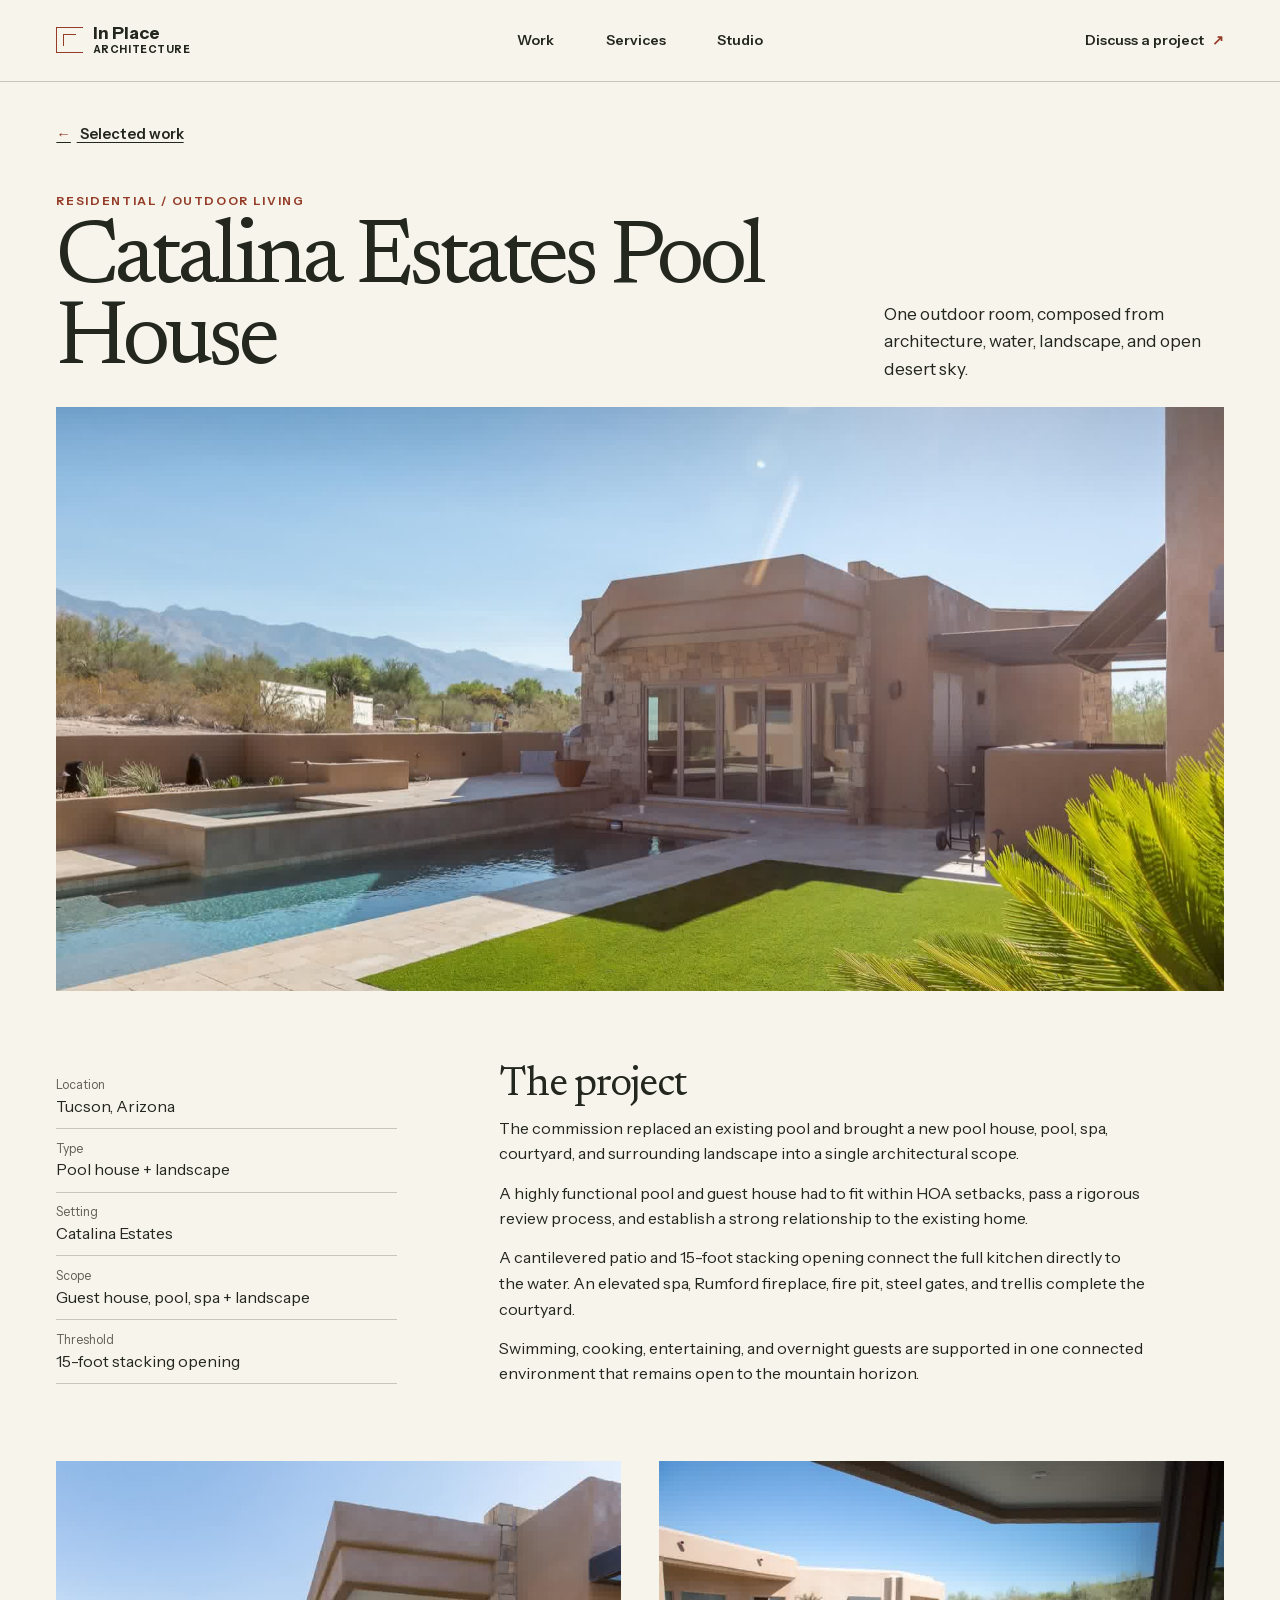
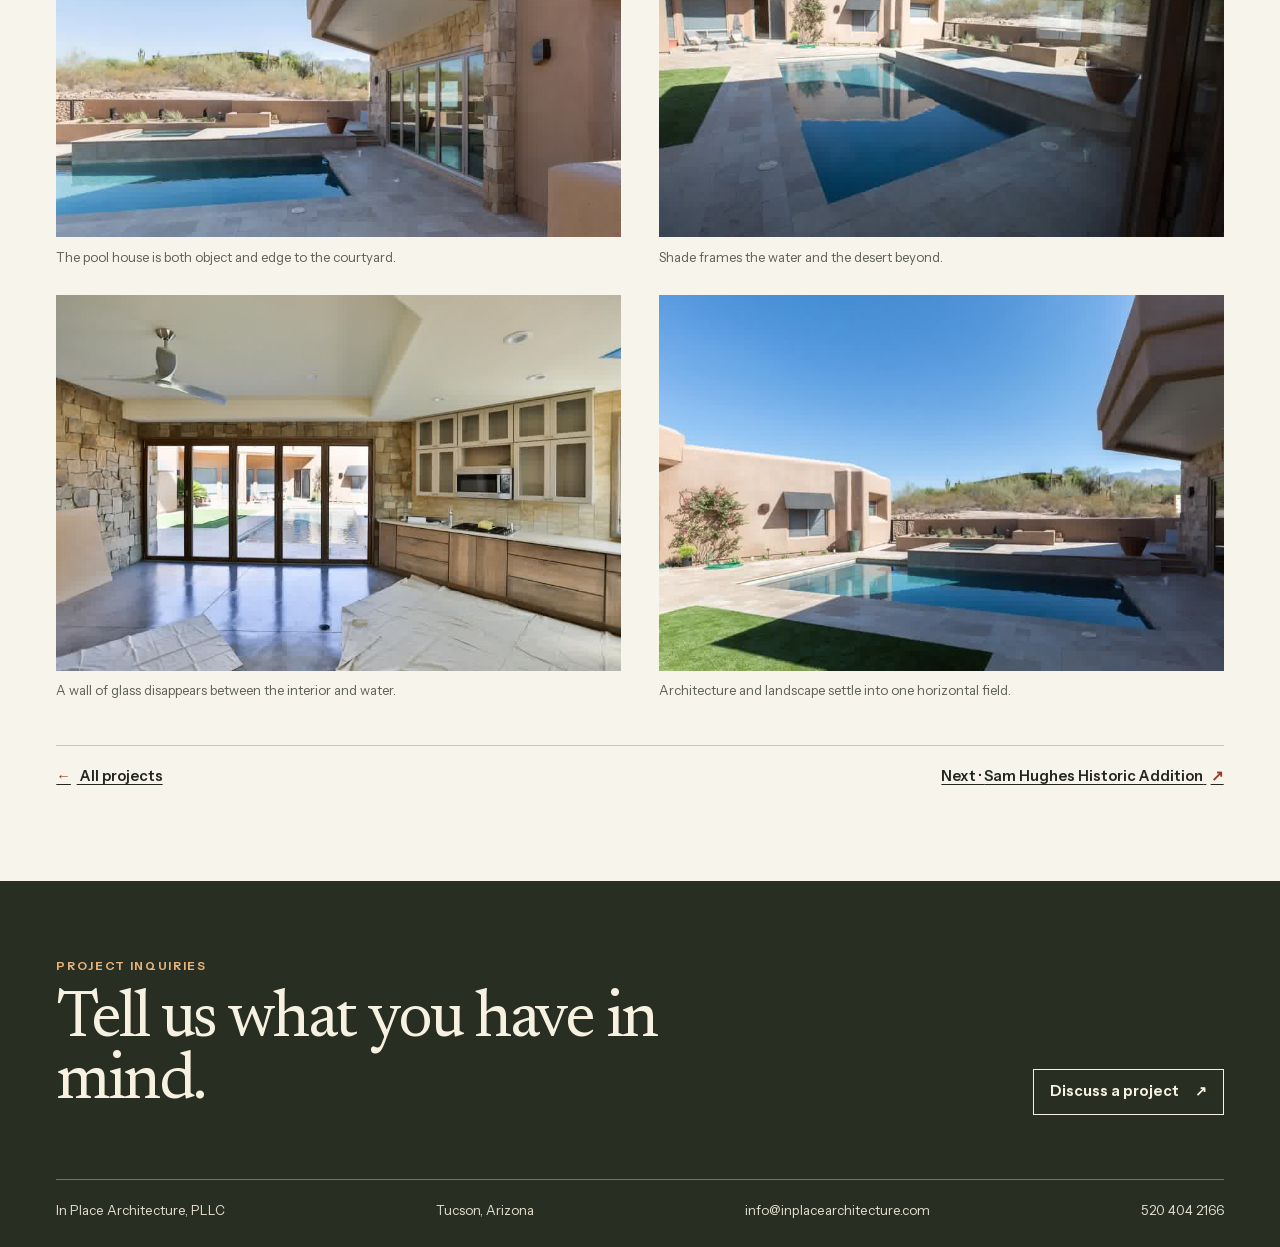
<file: work/catalina-estates-pool-house/index.html>
<!DOCTYPE html><html lang="en"><head><meta charSet="utf-8"/><meta name="viewport" content="width=device-width, initial-scale=1"/><link rel="preload" as="image" imageSrcSet="../../mobile/projects/pool-house/01.jpg 900w, ../../projects/pool-house/01.jpg 1800w" imageSizes="(max-width: 760px) 100vw, 93vw" fetchPriority="high"/><link rel="stylesheet" href="../../assets/index-V8uAqT-w.css" data-rsc-css-href="../../assets/index-V8uAqT-w.css" data-precedence="vite-rsc/importer-resources"/><title>Catalina Estates Pool House | In Place Architecture</title><meta name="description" content="The commission replaced an existing pool and brought a new pool house, pool, spa, courtyard, and surrounding landscape into a single architectural scope."/><meta name="robots" content="noindex, nofollow"/><link rel="icon" href="../../favicon.png"/>
<link rel="preload" href="../../assets/_vinext_fonts/instrument-sans-9d9d2b4013ea/instrument-sans-416253b0.woff2" as="font" type="font/woff2" crossorigin />
<link rel="preload" href="../../assets/_vinext_fonts/instrument-sans-9d9d2b4013ea/instrument-sans-e190a634.woff2" as="font" type="font/woff2" crossorigin />
<link rel="preload" href="../../assets/_vinext_fonts/newsreader-94c054835b7e/newsreader-cdecad9c.woff2" as="font" type="font/woff2" crossorigin />
<link rel="preload" href="../../assets/_vinext_fonts/newsreader-94c054835b7e/newsreader-a239d8f4.woff2" as="font" type="font/woff2" crossorigin />
<link rel="preload" href="../../assets/_vinext_fonts/newsreader-94c054835b7e/newsreader-2415edd0.woff2" as="font" type="font/woff2" crossorigin />
<style data-vinext-fonts>/* latin-ext */
@font-face {
  font-family: 'Instrument Sans';
  font-style: normal;
  font-weight: 400 700;
  font-stretch: 100%;
  font-display: swap;
  src: url(../../assets/_vinext_fonts/instrument-sans-9d9d2b4013ea/instrument-sans-416253b0.woff2) format('woff2');
  unicode-range: U+0100-02BA, U+02BD-02C5, U+02C7-02CC, U+02CE-02D7, U+02DD-02FF, U+0304, U+0308, U+0329, U+1D00-1DBF, U+1E00-1E9F, U+1EF2-1EFF, U+2020, U+20A0-20AB, U+20AD-20C0, U+2113, U+2C60-2C7F, U+A720-A7FF;
}
/* latin */
@font-face {
  font-family: 'Instrument Sans';
  font-style: normal;
  font-weight: 400 700;
  font-stretch: 100%;
  font-display: swap;
  src: url(../../assets/_vinext_fonts/instrument-sans-9d9d2b4013ea/instrument-sans-e190a634.woff2) format('woff2');
  unicode-range: U+0000-00FF, U+0131, U+0152-0153, U+02BB-02BC, U+02C6, U+02DA, U+02DC, U+0304, U+0308, U+0329, U+2000-206F, U+20AC, U+2122, U+2191, U+2193, U+2212, U+2215, U+FEFF, U+FFFD;
}

.__font_instrument_sans_19ggksp { font-family: 'Instrument Sans', sans-serif; }

.__variable_instrument_sans_19ggksp { --font-sans: 'Instrument Sans', sans-serif; }

/* vietnamese */
@font-face {
  font-family: 'Newsreader';
  font-style: normal;
  font-weight: 200 800;
  font-display: swap;
  src: url(../../assets/_vinext_fonts/newsreader-94c054835b7e/newsreader-cdecad9c.woff2) format('woff2');
  unicode-range: U+0102-0103, U+0110-0111, U+0128-0129, U+0168-0169, U+01A0-01A1, U+01AF-01B0, U+0300-0301, U+0303-0304, U+0308-0309, U+0323, U+0329, U+1EA0-1EF9, U+20AB;
}
/* latin-ext */
@font-face {
  font-family: 'Newsreader';
  font-style: normal;
  font-weight: 200 800;
  font-display: swap;
  src: url(../../assets/_vinext_fonts/newsreader-94c054835b7e/newsreader-a239d8f4.woff2) format('woff2');
  unicode-range: U+0100-02BA, U+02BD-02C5, U+02C7-02CC, U+02CE-02D7, U+02DD-02FF, U+0304, U+0308, U+0329, U+1D00-1DBF, U+1E00-1E9F, U+1EF2-1EFF, U+2020, U+20A0-20AB, U+20AD-20C0, U+2113, U+2C60-2C7F, U+A720-A7FF;
}
/* latin */
@font-face {
  font-family: 'Newsreader';
  font-style: normal;
  font-weight: 200 800;
  font-display: swap;
  src: url(../../assets/_vinext_fonts/newsreader-94c054835b7e/newsreader-2415edd0.woff2) format('woff2');
  unicode-range: U+0000-00FF, U+0131, U+0152-0153, U+02BB-02BC, U+02C6, U+02DA, U+02DC, U+0304, U+0308, U+0329, U+2000-206F, U+20AC, U+2122, U+2191, U+2193, U+2212, U+2215, U+FEFF, U+FFFD;
}

.__font_newsreader_0sptoui { font-family: 'Newsreader', sans-serif; }

.__variable_newsreader_0sptoui { --font-display: 'Newsreader', sans-serif; }
</style>
</head><body class="__variable_instrument_sans_19ggksp __variable_newsreader_0sptoui"><a class="skip-link" href="#main">Skip to content</a><header class="site-header"><a href="../../index.html" class="wordmark" aria-label="In Place Architecture home"><span class="wordmark__symbol" aria-hidden="true"></span><span>In Place<span class="wordmark__sub">Architecture</span></span></a><nav class="desktop-nav" aria-label="Main navigation"><a href="../index.html">Work</a><a href="../../services/index.html">Services</a><a href="../../studio/index.html">Studio</a></nav><a href="../../contact/index.html" class="header-contact">Discuss a project <span aria-hidden="true">↗</span></a><details class="mobile-nav"><summary>Menu <span aria-hidden="true">+</span></summary><nav aria-label="Main navigation"><a href="../index.html">Work</a><a href="../../services/index.html">Services</a><a href="../../studio/index.html">Studio</a><a href="../../contact/index.html">Discuss a project <span aria-hidden="true">↗</span></a></nav></details></header><main id="main" tabindex="-1" class="section-shell case-study"><a href="../index.html" class="text-link back-link"><span aria-hidden="true">←</span> Selected work</a><div class="case-intro"><div><p class="eyebrow">Residential / Outdoor living</p><h1>Catalina Estates Pool House</h1></div><p>One outdoor room, composed from architecture, water, landscape, and open desert sky.</p></div><figure class="case-cover case-cover--catalina-estates-pool-house"><img src="../../projects/pool-house/01.jpg" srcSet="../../mobile/projects/pool-house/01.jpg 900w, ../../projects/pool-house/01.jpg 1800w" sizes="(max-width: 760px) 100vw, 93vw" alt="Pool house, water, lawn, and mountains beneath a clear Tucson sky" width="1800" height="1200" loading="eager" fetchPriority="high" decoding="async"/></figure><section class="case-overview" aria-labelledby="case-heading"><dl><div><dt>Location</dt><dd>Tucson, Arizona</dd></div><div><dt>Type</dt><dd>Pool house + landscape</dd></div><div><dt>Setting</dt><dd>Catalina Estates</dd></div><div><dt>Scope</dt><dd>Guest house, pool, spa + landscape</dd></div><div><dt>Threshold</dt><dd>15-foot stacking opening</dd></div></dl><div><h2 id="case-heading">The project</h2><p>The commission replaced an existing pool and brought a new pool house, pool, spa, courtyard, and surrounding landscape into a single architectural scope.</p><p>A highly functional pool and guest house had to fit within HOA setbacks, pass a rigorous review process, and establish a strong relationship to the existing home.</p><p>A cantilevered patio and 15-foot stacking opening connect the full kitchen directly to the water. An elevated spa, Rumford fireplace, fire pit, steel gates, and trellis complete the courtyard.</p><p>Swimming, cooking, entertaining, and overnight guests are supported in one connected environment that remains open to the mountain horizon.</p></div></section><section class="case-gallery" aria-label="Project gallery"><figure><a href="../../projects/pool-house/02.jpg" title="Open full-size photograph" aria-label="View full-size photograph: Stone and stucco pool house projecting toward the water"><img src="../../projects/pool-house/02.jpg" srcSet="../../mobile/projects/pool-house/02.jpg 900w, ../../projects/pool-house/02.jpg 1800w" sizes="(max-width: 540px) 100vw, 47vw" alt="Stone and stucco pool house projecting toward the water" width="1800" height="1200" loading="lazy" decoding="async"/></a><figcaption>The pool house is both object and edge to the courtyard.</figcaption></figure><figure><a href="../../projects/pool-house/07.jpg" title="Open full-size photograph" aria-label="View full-size photograph: Pool court viewed through a shaded opening"><img src="../../projects/pool-house/07.jpg" srcSet="../../mobile/projects/pool-house/07.jpg 900w, ../../projects/pool-house/07.jpg 1800w" sizes="(max-width: 540px) 100vw, 47vw" alt="Pool court viewed through a shaded opening" width="1800" height="1200" loading="lazy" decoding="async"/></a><figcaption>Shade frames the water and the desert beyond.</figcaption></figure><figure><a href="../../projects/pool-house/08.jpg" title="Open full-size photograph" aria-label="View full-size photograph: Pool house interior opening completely to the pool terrace"><img src="../../projects/pool-house/08.jpg" srcSet="../../mobile/projects/pool-house/08.jpg 900w, ../../projects/pool-house/08.jpg 1800w" sizes="(max-width: 540px) 100vw, 47vw" alt="Pool house interior opening completely to the pool terrace" width="1800" height="1200" loading="lazy" decoding="async"/></a><figcaption>A wall of glass disappears between the interior and water.</figcaption></figure><figure><a href="../../projects/pool-house/03.jpg" title="Open full-size photograph" aria-label="View full-size photograph: Quiet pool and terrace under a bright blue sky"><img src="../../projects/pool-house/03.jpg" srcSet="../../mobile/projects/pool-house/03.jpg 900w, ../../projects/pool-house/03.jpg 1800w" sizes="(max-width: 540px) 100vw, 47vw" alt="Quiet pool and terrace under a bright blue sky" width="1800" height="1200" loading="lazy" decoding="async"/></a><figcaption>Architecture and landscape settle into one horizontal field.</figcaption></figure></section><div class="case-end"><a href="../index.html" class="text-link"><span aria-hidden="true">←</span> All projects</a><a href="../sam-hughes-addition/index.html" class="text-link">Next · <!-- -->Sam Hughes Historic Addition<!-- --> <span aria-hidden="true">↗</span></a></div></main><footer class="site-footer"><div class="footer-invitation"><div><p class="eyebrow">Project inquiries</p><h2>Tell us what you have in mind.</h2></div><a href="../../contact/index.html" class="action-link">Discuss a project <span aria-hidden="true">↗</span></a></div><div class="footer-details"><a href="../../index.html">In Place Architecture, PLLC</a><span>Tucson, Arizona</span><a href="mailto:info@inplacearchitecture.com">info@inplacearchitecture.com</a><a href="tel:+15204042166">520 404 2166</a></div></footer></body></html>
</file>
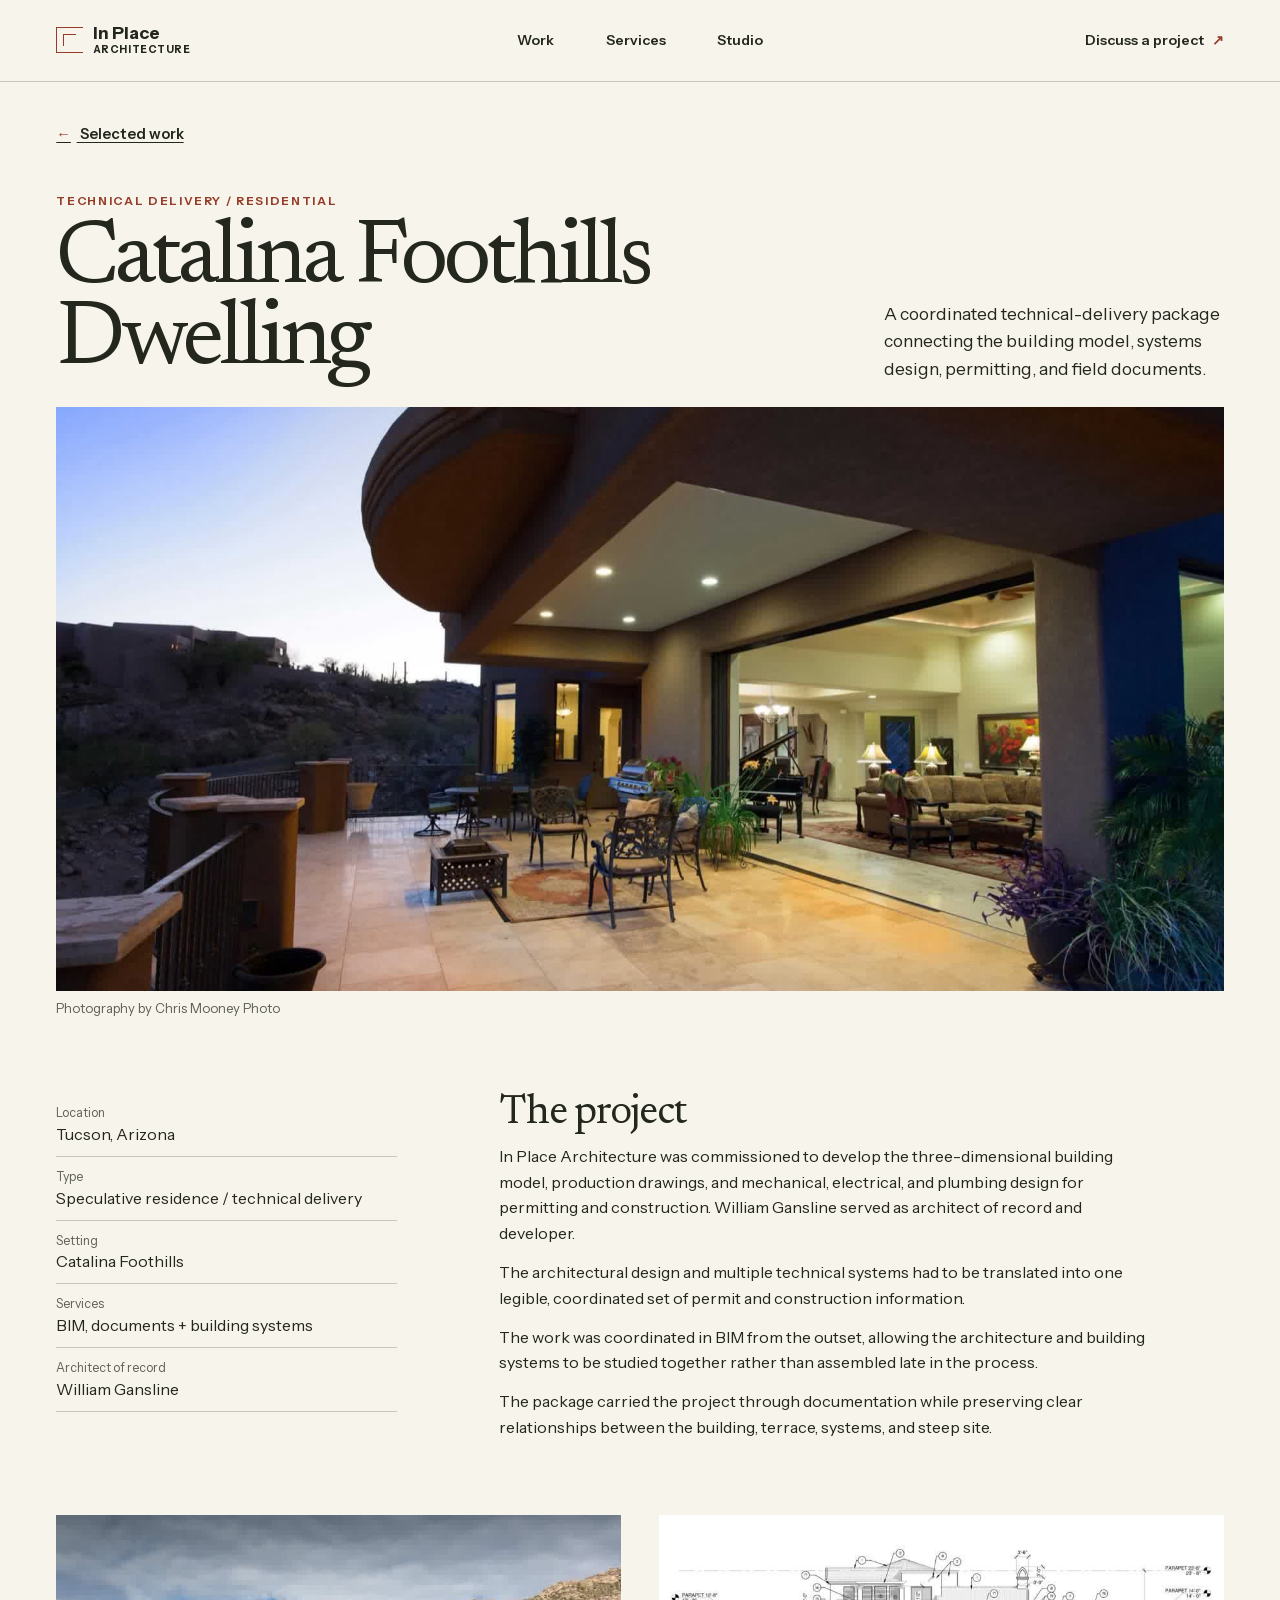
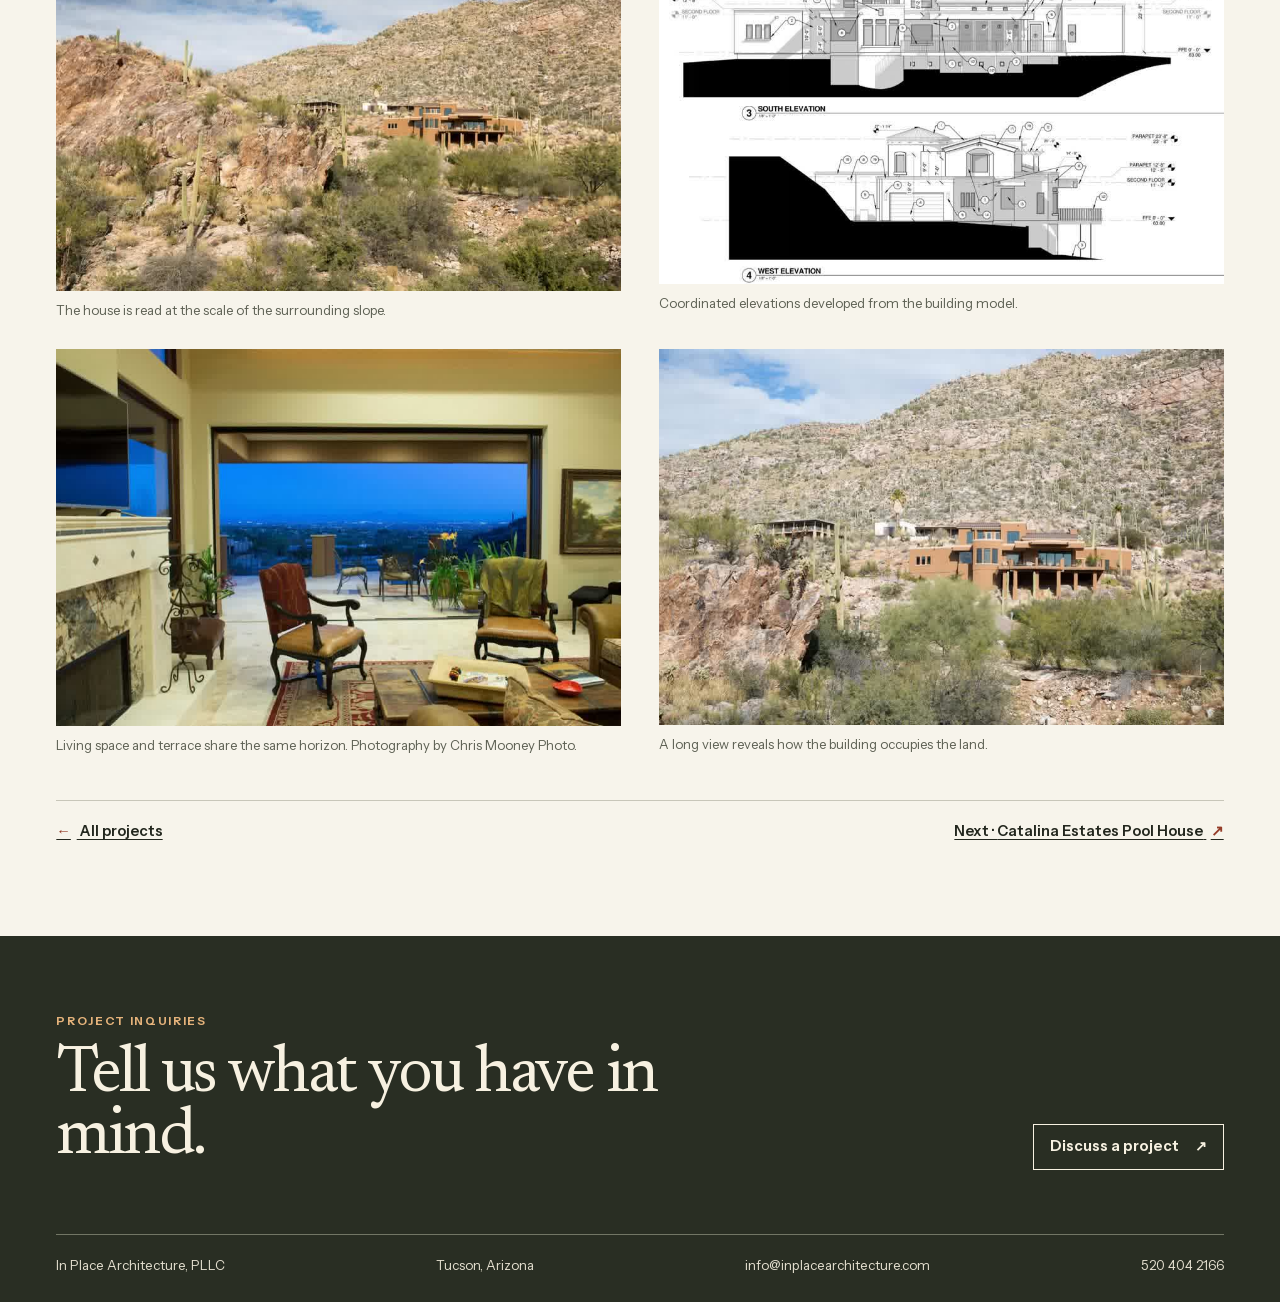
<file: work/catalina-foothills-dwelling/index.html>
<!DOCTYPE html><html lang="en"><head><meta charSet="utf-8"/><meta name="viewport" content="width=device-width, initial-scale=1"/><link rel="preload" as="image" imageSrcSet="../../mobile/projects/spec-house/07.jpg 900w, ../../projects/spec-house/07.jpg 1800w" imageSizes="(max-width: 760px) 100vw, 93vw" fetchPriority="high"/><link rel="stylesheet" href="../../assets/index-V8uAqT-w.css" data-rsc-css-href="../../assets/index-V8uAqT-w.css" data-precedence="vite-rsc/importer-resources"/><title>Catalina Foothills Dwelling | In Place Architecture</title><meta name="description" content="In Place Architecture was commissioned to develop the three-dimensional building model, production drawings, and mechanical, electrical, and plumbing design for permitting and construction. William Gansline served as architect of record and developer."/><meta name="robots" content="noindex, nofollow"/><link rel="icon" href="../../favicon.png"/>
<link rel="preload" href="../../assets/_vinext_fonts/instrument-sans-9d9d2b4013ea/instrument-sans-416253b0.woff2" as="font" type="font/woff2" crossorigin />
<link rel="preload" href="../../assets/_vinext_fonts/instrument-sans-9d9d2b4013ea/instrument-sans-e190a634.woff2" as="font" type="font/woff2" crossorigin />
<link rel="preload" href="../../assets/_vinext_fonts/newsreader-94c054835b7e/newsreader-cdecad9c.woff2" as="font" type="font/woff2" crossorigin />
<link rel="preload" href="../../assets/_vinext_fonts/newsreader-94c054835b7e/newsreader-a239d8f4.woff2" as="font" type="font/woff2" crossorigin />
<link rel="preload" href="../../assets/_vinext_fonts/newsreader-94c054835b7e/newsreader-2415edd0.woff2" as="font" type="font/woff2" crossorigin />
<style data-vinext-fonts>/* latin-ext */
@font-face {
  font-family: 'Instrument Sans';
  font-style: normal;
  font-weight: 400 700;
  font-stretch: 100%;
  font-display: swap;
  src: url(../../assets/_vinext_fonts/instrument-sans-9d9d2b4013ea/instrument-sans-416253b0.woff2) format('woff2');
  unicode-range: U+0100-02BA, U+02BD-02C5, U+02C7-02CC, U+02CE-02D7, U+02DD-02FF, U+0304, U+0308, U+0329, U+1D00-1DBF, U+1E00-1E9F, U+1EF2-1EFF, U+2020, U+20A0-20AB, U+20AD-20C0, U+2113, U+2C60-2C7F, U+A720-A7FF;
}
/* latin */
@font-face {
  font-family: 'Instrument Sans';
  font-style: normal;
  font-weight: 400 700;
  font-stretch: 100%;
  font-display: swap;
  src: url(../../assets/_vinext_fonts/instrument-sans-9d9d2b4013ea/instrument-sans-e190a634.woff2) format('woff2');
  unicode-range: U+0000-00FF, U+0131, U+0152-0153, U+02BB-02BC, U+02C6, U+02DA, U+02DC, U+0304, U+0308, U+0329, U+2000-206F, U+20AC, U+2122, U+2191, U+2193, U+2212, U+2215, U+FEFF, U+FFFD;
}

.__font_instrument_sans_19ggksp { font-family: 'Instrument Sans', sans-serif; }

.__variable_instrument_sans_19ggksp { --font-sans: 'Instrument Sans', sans-serif; }

/* vietnamese */
@font-face {
  font-family: 'Newsreader';
  font-style: normal;
  font-weight: 200 800;
  font-display: swap;
  src: url(../../assets/_vinext_fonts/newsreader-94c054835b7e/newsreader-cdecad9c.woff2) format('woff2');
  unicode-range: U+0102-0103, U+0110-0111, U+0128-0129, U+0168-0169, U+01A0-01A1, U+01AF-01B0, U+0300-0301, U+0303-0304, U+0308-0309, U+0323, U+0329, U+1EA0-1EF9, U+20AB;
}
/* latin-ext */
@font-face {
  font-family: 'Newsreader';
  font-style: normal;
  font-weight: 200 800;
  font-display: swap;
  src: url(../../assets/_vinext_fonts/newsreader-94c054835b7e/newsreader-a239d8f4.woff2) format('woff2');
  unicode-range: U+0100-02BA, U+02BD-02C5, U+02C7-02CC, U+02CE-02D7, U+02DD-02FF, U+0304, U+0308, U+0329, U+1D00-1DBF, U+1E00-1E9F, U+1EF2-1EFF, U+2020, U+20A0-20AB, U+20AD-20C0, U+2113, U+2C60-2C7F, U+A720-A7FF;
}
/* latin */
@font-face {
  font-family: 'Newsreader';
  font-style: normal;
  font-weight: 200 800;
  font-display: swap;
  src: url(../../assets/_vinext_fonts/newsreader-94c054835b7e/newsreader-2415edd0.woff2) format('woff2');
  unicode-range: U+0000-00FF, U+0131, U+0152-0153, U+02BB-02BC, U+02C6, U+02DA, U+02DC, U+0304, U+0308, U+0329, U+2000-206F, U+20AC, U+2122, U+2191, U+2193, U+2212, U+2215, U+FEFF, U+FFFD;
}

.__font_newsreader_0sptoui { font-family: 'Newsreader', sans-serif; }

.__variable_newsreader_0sptoui { --font-display: 'Newsreader', sans-serif; }
</style>
</head><body class="__variable_instrument_sans_19ggksp __variable_newsreader_0sptoui"><a class="skip-link" href="#main">Skip to content</a><header class="site-header"><a href="../../index.html" class="wordmark" aria-label="In Place Architecture home"><span class="wordmark__symbol" aria-hidden="true"></span><span>In Place<span class="wordmark__sub">Architecture</span></span></a><nav class="desktop-nav" aria-label="Main navigation"><a href="../index.html">Work</a><a href="../../services/index.html">Services</a><a href="../../studio/index.html">Studio</a></nav><a href="../../contact/index.html" class="header-contact">Discuss a project <span aria-hidden="true">↗</span></a><details class="mobile-nav"><summary>Menu <span aria-hidden="true">+</span></summary><nav aria-label="Main navigation"><a href="../index.html">Work</a><a href="../../services/index.html">Services</a><a href="../../studio/index.html">Studio</a><a href="../../contact/index.html">Discuss a project <span aria-hidden="true">↗</span></a></nav></details></header><main id="main" tabindex="-1" class="section-shell case-study"><a href="../index.html" class="text-link back-link"><span aria-hidden="true">←</span> Selected work</a><div class="case-intro"><div><p class="eyebrow">Technical delivery / Residential</p><h1>Catalina Foothills Dwelling</h1></div><p>A coordinated technical-delivery package connecting the building model, systems design, permitting, and field documents.</p></div><figure class="case-cover case-cover--catalina-foothills-dwelling"><img src="../../projects/spec-house/07.jpg" srcSet="../../mobile/projects/spec-house/07.jpg 900w, ../../projects/spec-house/07.jpg 1800w" sizes="(max-width: 760px) 100vw, 93vw" alt="Catalina Foothills residence opening onto a broad terrace at dusk" width="1800" height="1202" loading="eager" fetchPriority="high" decoding="async"/></figure><p class="photo-credit">Photography by <!-- -->Chris Mooney Photo</p><section class="case-overview" aria-labelledby="case-heading"><dl><div><dt>Location</dt><dd>Tucson, Arizona</dd></div><div><dt>Type</dt><dd>Speculative residence / technical delivery</dd></div><div><dt>Setting</dt><dd>Catalina Foothills</dd></div><div><dt>Services</dt><dd>BIM, documents + building systems</dd></div><div><dt>Architect of record</dt><dd>William Gansline</dd></div></dl><div><h2 id="case-heading">The project</h2><p>In Place Architecture was commissioned to develop the three-dimensional building model, production drawings, and mechanical, electrical, and plumbing design for permitting and construction. William Gansline served as architect of record and developer.</p><p>The architectural design and multiple technical systems had to be translated into one legible, coordinated set of permit and construction information.</p><p>The work was coordinated in BIM from the outset, allowing the architecture and building systems to be studied together rather than assembled late in the process.</p><p>The package carried the project through documentation while preserving clear relationships between the building, terrace, systems, and steep site.</p></div></section><section class="case-gallery" aria-label="Project gallery"><figure><a href="../../projects/spec-house/01.jpg" title="Open full-size photograph" aria-label="View full-size photograph: Residence nested into a rocky Catalina Foothills site"><img src="../../projects/spec-house/01.jpg" srcSet="../../mobile/projects/spec-house/01.jpg 900w, ../../projects/spec-house/01.jpg 1800w" sizes="(max-width: 540px) 100vw, 47vw" alt="Residence nested into a rocky Catalina Foothills site" width="1800" height="1200" loading="lazy" decoding="async"/></a><figcaption>The house is read at the scale of the surrounding slope.</figcaption></figure><figure><a href="../../projects/spec-house/03.jpg" title="Open full-size photograph" aria-label="View full-size photograph: Architectural elevation drawings for the hillside residence"><img src="../../projects/spec-house/03.jpg" srcSet="../../mobile/projects/spec-house/03.jpg 900w, ../../projects/spec-house/03.jpg 1800w" sizes="(max-width: 540px) 100vw, 47vw" alt="Architectural elevation drawings for the hillside residence" width="1800" height="1176" loading="lazy" decoding="async"/></a><figcaption>Coordinated elevations developed from the building model.</figcaption></figure><figure><a href="../../projects/spec-house/09.jpg" title="Open full-size photograph" aria-label="View full-size photograph: Interior seating area framing a blue-hour city view"><img src="../../projects/spec-house/09.jpg" srcSet="../../mobile/projects/spec-house/09.jpg 900w, ../../projects/spec-house/09.jpg 1800w" sizes="(max-width: 540px) 100vw, 47vw" alt="Interior seating area framing a blue-hour city view" width="1800" height="1202" loading="lazy" decoding="async"/></a><figcaption>Living space and terrace share the same horizon.<!-- --> Photography by Chris Mooney Photo.</figcaption></figure><figure><a href="../../projects/spec-house/02.jpg" title="Open full-size photograph" aria-label="View full-size photograph: Hillside residence seen beyond desert boulders"><img src="../../projects/spec-house/02.jpg" srcSet="../../mobile/projects/spec-house/02.jpg 900w, ../../projects/spec-house/02.jpg 1800w" sizes="(max-width: 540px) 100vw, 47vw" alt="Hillside residence seen beyond desert boulders" width="1800" height="1200" loading="lazy" decoding="async"/></a><figcaption>A long view reveals how the building occupies the land.</figcaption></figure></section><div class="case-end"><a href="../index.html" class="text-link"><span aria-hidden="true">←</span> All projects</a><a href="../catalina-estates-pool-house/index.html" class="text-link">Next · <!-- -->Catalina Estates Pool House<!-- --> <span aria-hidden="true">↗</span></a></div></main><footer class="site-footer"><div class="footer-invitation"><div><p class="eyebrow">Project inquiries</p><h2>Tell us what you have in mind.</h2></div><a href="../../contact/index.html" class="action-link">Discuss a project <span aria-hidden="true">↗</span></a></div><div class="footer-details"><a href="../../index.html">In Place Architecture, PLLC</a><span>Tucson, Arizona</span><a href="mailto:info@inplacearchitecture.com">info@inplacearchitecture.com</a><a href="tel:+15204042166">520 404 2166</a></div></footer></body></html>
</file>
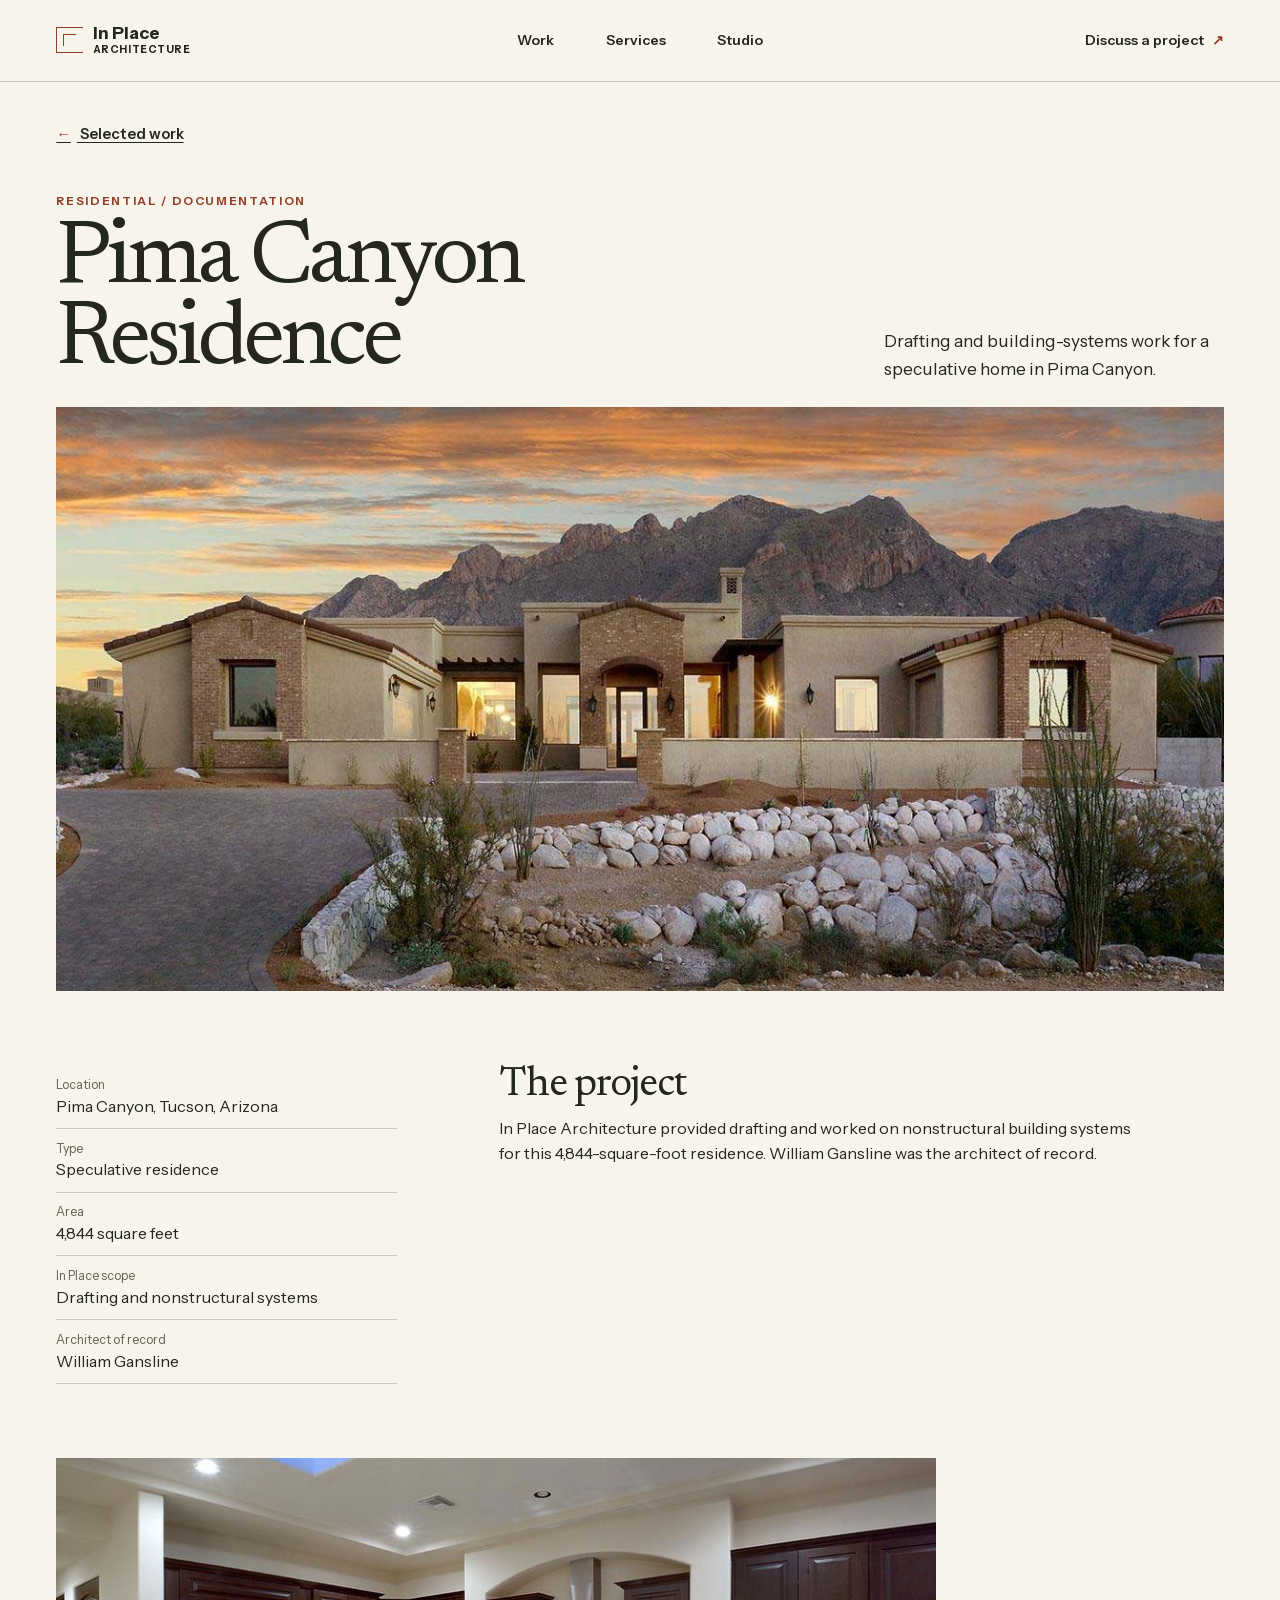
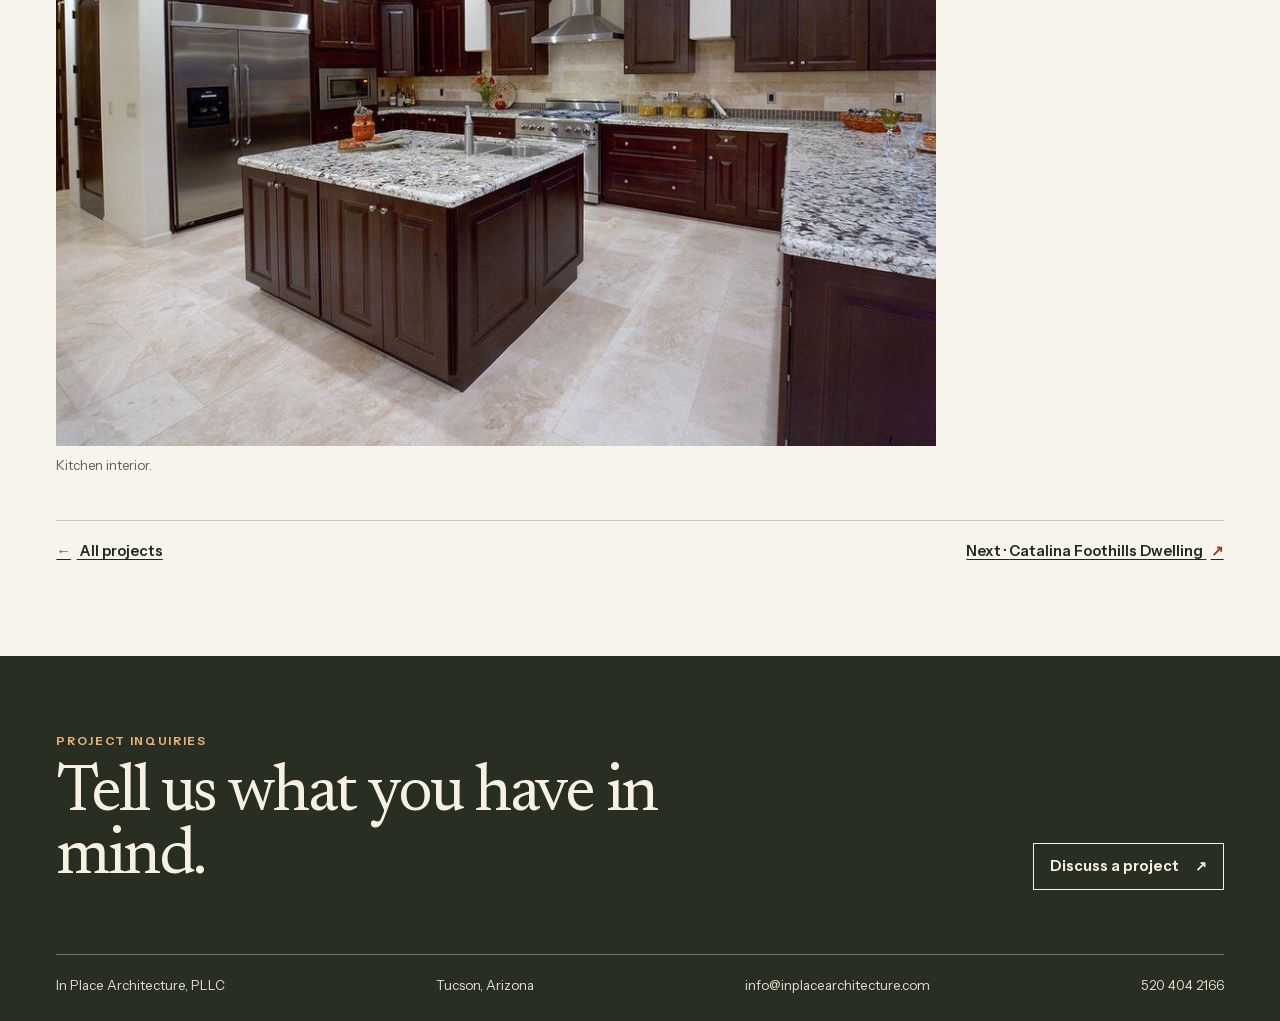
<file: work/pima-canyon-residence/index.html>
<!DOCTYPE html><html lang="en"><head><meta charSet="utf-8"/><meta name="viewport" content="width=device-width, initial-scale=1"/><link rel="preload" as="image" imageSrcSet="../../mobile/projects/pima-canyon/01.jpg 900w, ../../projects/pima-canyon/01.jpg 1224w" imageSizes="(max-width: 760px) 100vw, 93vw" fetchPriority="high"/><link rel="stylesheet" href="../../assets/index-V8uAqT-w.css" data-rsc-css-href="../../assets/index-V8uAqT-w.css" data-precedence="vite-rsc/importer-resources"/><title>Pima Canyon Residence | In Place Architecture</title><meta name="description" content="In Place Architecture provided drafting and worked on nonstructural building systems for this 4,844-square-foot residence. William Gansline was the architect of record."/><meta name="robots" content="noindex, nofollow"/><link rel="icon" href="../../favicon.png"/>
<link rel="preload" href="../../assets/_vinext_fonts/instrument-sans-9d9d2b4013ea/instrument-sans-416253b0.woff2" as="font" type="font/woff2" crossorigin />
<link rel="preload" href="../../assets/_vinext_fonts/instrument-sans-9d9d2b4013ea/instrument-sans-e190a634.woff2" as="font" type="font/woff2" crossorigin />
<link rel="preload" href="../../assets/_vinext_fonts/newsreader-94c054835b7e/newsreader-cdecad9c.woff2" as="font" type="font/woff2" crossorigin />
<link rel="preload" href="../../assets/_vinext_fonts/newsreader-94c054835b7e/newsreader-a239d8f4.woff2" as="font" type="font/woff2" crossorigin />
<link rel="preload" href="../../assets/_vinext_fonts/newsreader-94c054835b7e/newsreader-2415edd0.woff2" as="font" type="font/woff2" crossorigin />
<style data-vinext-fonts>/* latin-ext */
@font-face {
  font-family: 'Instrument Sans';
  font-style: normal;
  font-weight: 400 700;
  font-stretch: 100%;
  font-display: swap;
  src: url(../../assets/_vinext_fonts/instrument-sans-9d9d2b4013ea/instrument-sans-416253b0.woff2) format('woff2');
  unicode-range: U+0100-02BA, U+02BD-02C5, U+02C7-02CC, U+02CE-02D7, U+02DD-02FF, U+0304, U+0308, U+0329, U+1D00-1DBF, U+1E00-1E9F, U+1EF2-1EFF, U+2020, U+20A0-20AB, U+20AD-20C0, U+2113, U+2C60-2C7F, U+A720-A7FF;
}
/* latin */
@font-face {
  font-family: 'Instrument Sans';
  font-style: normal;
  font-weight: 400 700;
  font-stretch: 100%;
  font-display: swap;
  src: url(../../assets/_vinext_fonts/instrument-sans-9d9d2b4013ea/instrument-sans-e190a634.woff2) format('woff2');
  unicode-range: U+0000-00FF, U+0131, U+0152-0153, U+02BB-02BC, U+02C6, U+02DA, U+02DC, U+0304, U+0308, U+0329, U+2000-206F, U+20AC, U+2122, U+2191, U+2193, U+2212, U+2215, U+FEFF, U+FFFD;
}

.__font_instrument_sans_19ggksp { font-family: 'Instrument Sans', sans-serif; }

.__variable_instrument_sans_19ggksp { --font-sans: 'Instrument Sans', sans-serif; }

/* vietnamese */
@font-face {
  font-family: 'Newsreader';
  font-style: normal;
  font-weight: 200 800;
  font-display: swap;
  src: url(../../assets/_vinext_fonts/newsreader-94c054835b7e/newsreader-cdecad9c.woff2) format('woff2');
  unicode-range: U+0102-0103, U+0110-0111, U+0128-0129, U+0168-0169, U+01A0-01A1, U+01AF-01B0, U+0300-0301, U+0303-0304, U+0308-0309, U+0323, U+0329, U+1EA0-1EF9, U+20AB;
}
/* latin-ext */
@font-face {
  font-family: 'Newsreader';
  font-style: normal;
  font-weight: 200 800;
  font-display: swap;
  src: url(../../assets/_vinext_fonts/newsreader-94c054835b7e/newsreader-a239d8f4.woff2) format('woff2');
  unicode-range: U+0100-02BA, U+02BD-02C5, U+02C7-02CC, U+02CE-02D7, U+02DD-02FF, U+0304, U+0308, U+0329, U+1D00-1DBF, U+1E00-1E9F, U+1EF2-1EFF, U+2020, U+20A0-20AB, U+20AD-20C0, U+2113, U+2C60-2C7F, U+A720-A7FF;
}
/* latin */
@font-face {
  font-family: 'Newsreader';
  font-style: normal;
  font-weight: 200 800;
  font-display: swap;
  src: url(../../assets/_vinext_fonts/newsreader-94c054835b7e/newsreader-2415edd0.woff2) format('woff2');
  unicode-range: U+0000-00FF, U+0131, U+0152-0153, U+02BB-02BC, U+02C6, U+02DA, U+02DC, U+0304, U+0308, U+0329, U+2000-206F, U+20AC, U+2122, U+2191, U+2193, U+2212, U+2215, U+FEFF, U+FFFD;
}

.__font_newsreader_0sptoui { font-family: 'Newsreader', sans-serif; }

.__variable_newsreader_0sptoui { --font-display: 'Newsreader', sans-serif; }
</style>
</head><body class="__variable_instrument_sans_19ggksp __variable_newsreader_0sptoui"><a class="skip-link" href="#main">Skip to content</a><header class="site-header"><a href="../../index.html" class="wordmark" aria-label="In Place Architecture home"><span class="wordmark__symbol" aria-hidden="true"></span><span>In Place<span class="wordmark__sub">Architecture</span></span></a><nav class="desktop-nav" aria-label="Main navigation"><a href="../index.html">Work</a><a href="../../services/index.html">Services</a><a href="../../studio/index.html">Studio</a></nav><a href="../../contact/index.html" class="header-contact">Discuss a project <span aria-hidden="true">↗</span></a><details class="mobile-nav"><summary>Menu <span aria-hidden="true">+</span></summary><nav aria-label="Main navigation"><a href="../index.html">Work</a><a href="../../services/index.html">Services</a><a href="../../studio/index.html">Studio</a><a href="../../contact/index.html">Discuss a project <span aria-hidden="true">↗</span></a></nav></details></header><main id="main" tabindex="-1" class="section-shell case-study"><a href="../index.html" class="text-link back-link"><span aria-hidden="true">←</span> Selected work</a><div class="case-intro"><div><p class="eyebrow">Residential / Documentation</p><h1>Pima Canyon Residence</h1></div><p>Drafting and building-systems work for a speculative home in Pima Canyon.</p></div><figure class="case-cover case-cover--pima-canyon-residence"><img src="../../projects/pima-canyon/01.jpg" srcSet="../../mobile/projects/pima-canyon/01.jpg 900w, ../../projects/pima-canyon/01.jpg 1224w" sizes="(max-width: 760px) 100vw, 93vw" alt="Low brick and stucco residence in front of the Catalina Mountains at dusk" width="1224" height="817" loading="eager" fetchPriority="high" decoding="async"/></figure><section class="case-overview" aria-labelledby="case-heading"><dl><div><dt>Location</dt><dd>Pima Canyon, Tucson, Arizona</dd></div><div><dt>Type</dt><dd>Speculative residence</dd></div><div><dt>Area</dt><dd>4,844 square feet</dd></div><div><dt>In Place scope</dt><dd>Drafting and nonstructural systems</dd></div><div><dt>Architect of record</dt><dd>William Gansline</dd></div></dl><div><h2 id="case-heading">The project</h2><p>In Place Architecture provided drafting and worked on nonstructural building systems for this 4,844-square-foot residence. William Gansline was the architect of record.</p></div></section><section class="case-gallery" aria-label="Project gallery"><figure><a href="../../projects/pima-canyon/04.jpg" title="Open full-size photograph" aria-label="View full-size photograph: Pima Canyon kitchen with an island, dark cabinetry, and stone counters"><img src="../../projects/pima-canyon/04.jpg" srcSet="../../mobile/projects/pima-canyon/04.jpg 900w, ../../projects/pima-canyon/04.jpg 1224w" sizes="(max-width: 540px) 100vw, 47vw" alt="Pima Canyon kitchen with an island, dark cabinetry, and stone counters" width="1224" height="817" loading="lazy" decoding="async"/></a><figcaption>Kitchen interior.</figcaption></figure></section><div class="case-end"><a href="../index.html" class="text-link"><span aria-hidden="true">←</span> All projects</a><a href="../catalina-foothills-dwelling/index.html" class="text-link">Next · <!-- -->Catalina Foothills Dwelling<!-- --> <span aria-hidden="true">↗</span></a></div></main><footer class="site-footer"><div class="footer-invitation"><div><p class="eyebrow">Project inquiries</p><h2>Tell us what you have in mind.</h2></div><a href="../../contact/index.html" class="action-link">Discuss a project <span aria-hidden="true">↗</span></a></div><div class="footer-details"><a href="../../index.html">In Place Architecture, PLLC</a><span>Tucson, Arizona</span><a href="mailto:info@inplacearchitecture.com">info@inplacearchitecture.com</a><a href="tel:+15204042166">520 404 2166</a></div></footer></body></html>
</file>
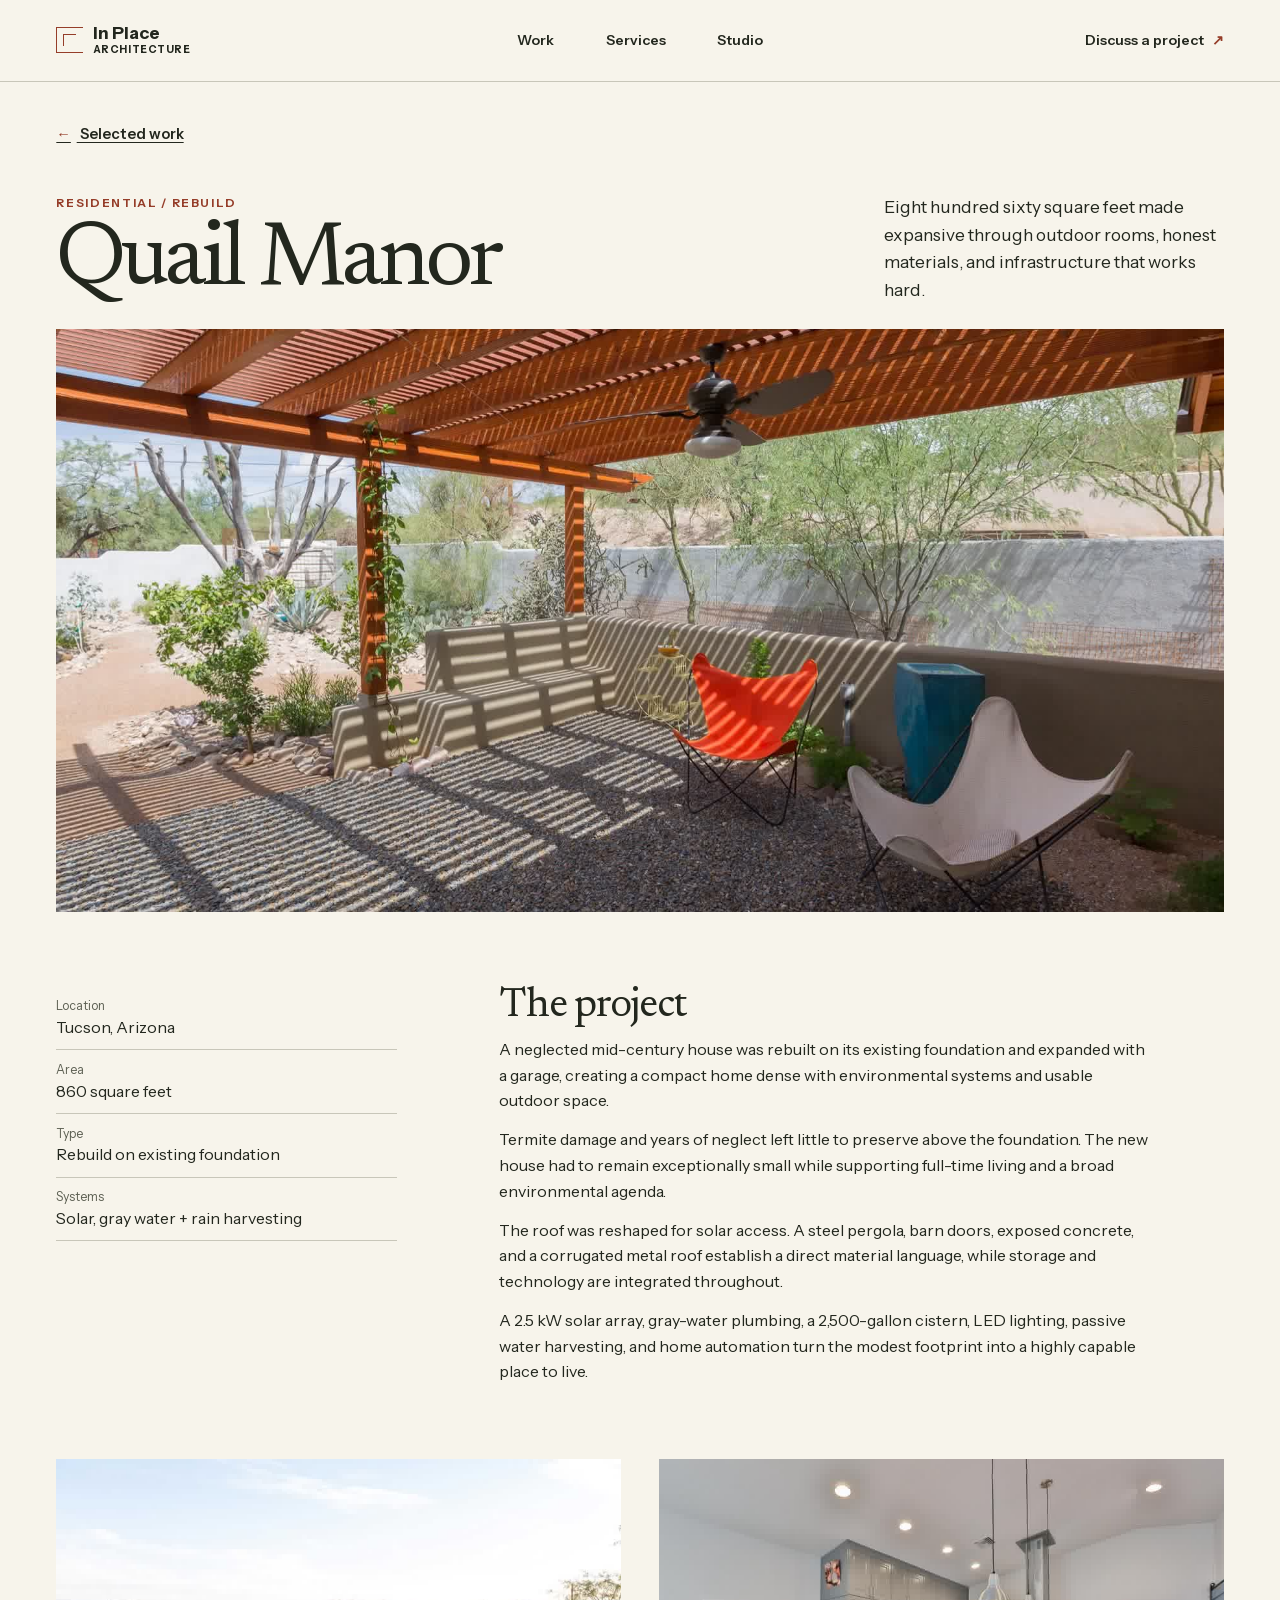
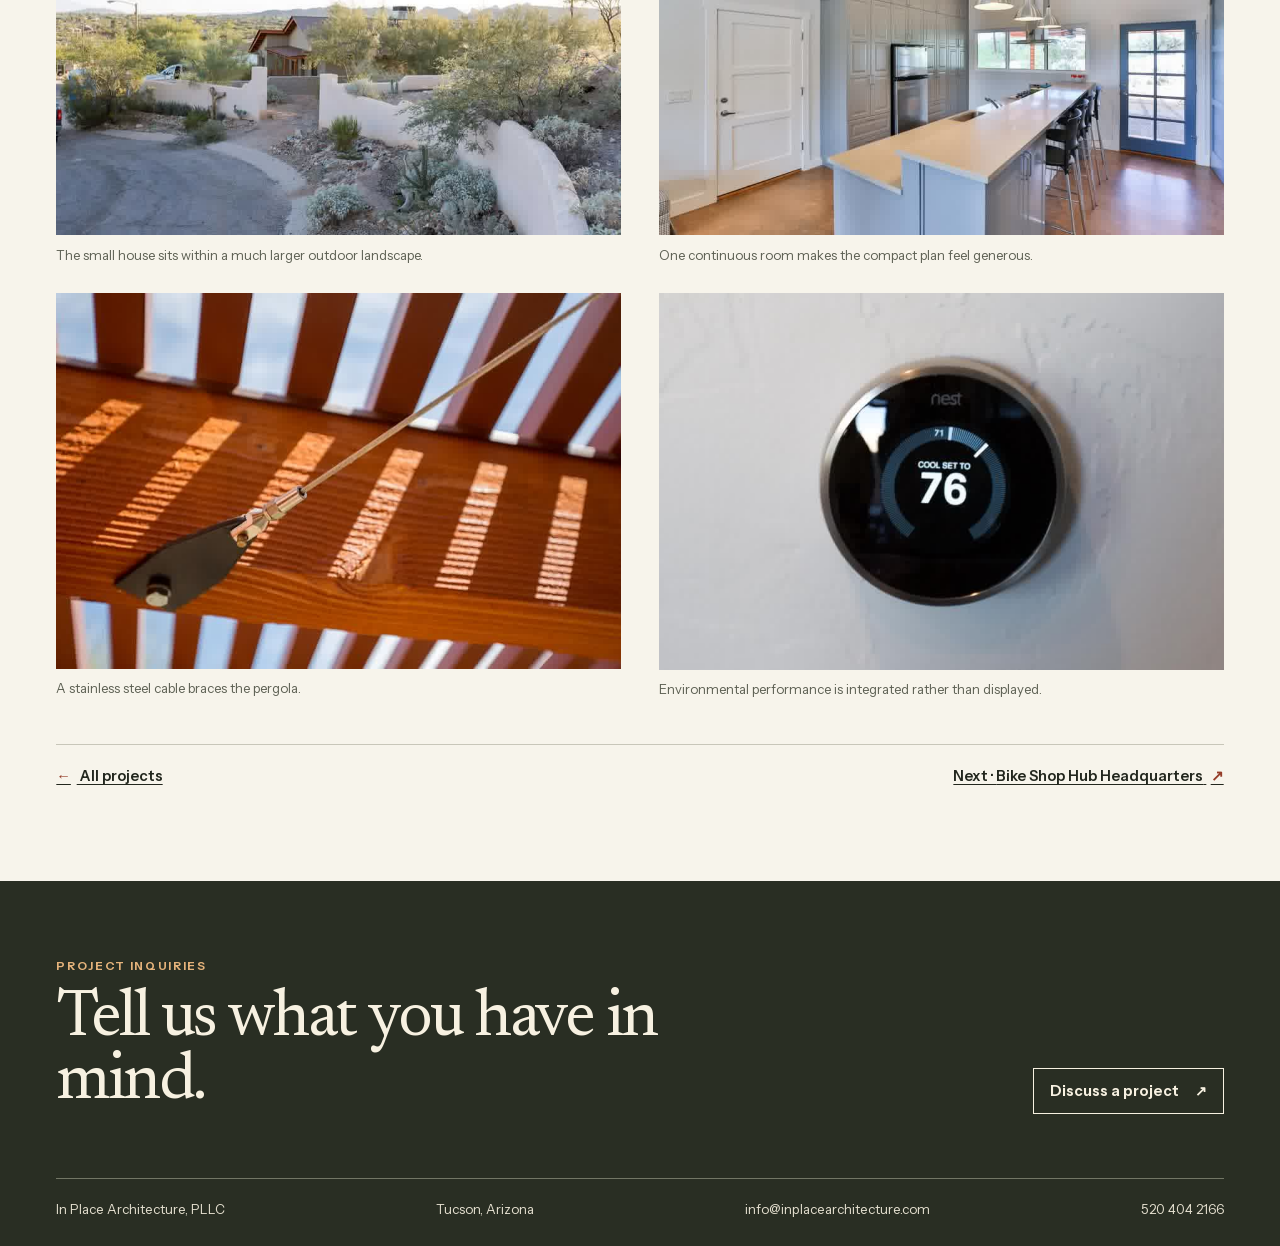
<file: work/quail-manor/index.html>
<!DOCTYPE html><html lang="en"><head><meta charSet="utf-8"/><meta name="viewport" content="width=device-width, initial-scale=1"/><link rel="preload" as="image" imageSrcSet="../../mobile/projects/quail-manor/03.jpg 900w, ../../projects/quail-manor/03.jpg 1800w" imageSizes="(max-width: 760px) 100vw, 93vw" fetchPriority="high"/><link rel="stylesheet" href="../../assets/index-V8uAqT-w.css" data-rsc-css-href="../../assets/index-V8uAqT-w.css" data-precedence="vite-rsc/importer-resources"/><title>Quail Manor | In Place Architecture</title><meta name="description" content="A neglected mid-century house was rebuilt on its existing foundation and expanded with a garage, creating a compact home dense with environmental systems and usable outdoor space."/><meta name="robots" content="noindex, nofollow"/><link rel="icon" href="../../favicon.png"/>
<link rel="preload" href="../../assets/_vinext_fonts/instrument-sans-9d9d2b4013ea/instrument-sans-416253b0.woff2" as="font" type="font/woff2" crossorigin />
<link rel="preload" href="../../assets/_vinext_fonts/instrument-sans-9d9d2b4013ea/instrument-sans-e190a634.woff2" as="font" type="font/woff2" crossorigin />
<link rel="preload" href="../../assets/_vinext_fonts/newsreader-94c054835b7e/newsreader-cdecad9c.woff2" as="font" type="font/woff2" crossorigin />
<link rel="preload" href="../../assets/_vinext_fonts/newsreader-94c054835b7e/newsreader-a239d8f4.woff2" as="font" type="font/woff2" crossorigin />
<link rel="preload" href="../../assets/_vinext_fonts/newsreader-94c054835b7e/newsreader-2415edd0.woff2" as="font" type="font/woff2" crossorigin />
<style data-vinext-fonts>/* latin-ext */
@font-face {
  font-family: 'Instrument Sans';
  font-style: normal;
  font-weight: 400 700;
  font-stretch: 100%;
  font-display: swap;
  src: url(../../assets/_vinext_fonts/instrument-sans-9d9d2b4013ea/instrument-sans-416253b0.woff2) format('woff2');
  unicode-range: U+0100-02BA, U+02BD-02C5, U+02C7-02CC, U+02CE-02D7, U+02DD-02FF, U+0304, U+0308, U+0329, U+1D00-1DBF, U+1E00-1E9F, U+1EF2-1EFF, U+2020, U+20A0-20AB, U+20AD-20C0, U+2113, U+2C60-2C7F, U+A720-A7FF;
}
/* latin */
@font-face {
  font-family: 'Instrument Sans';
  font-style: normal;
  font-weight: 400 700;
  font-stretch: 100%;
  font-display: swap;
  src: url(../../assets/_vinext_fonts/instrument-sans-9d9d2b4013ea/instrument-sans-e190a634.woff2) format('woff2');
  unicode-range: U+0000-00FF, U+0131, U+0152-0153, U+02BB-02BC, U+02C6, U+02DA, U+02DC, U+0304, U+0308, U+0329, U+2000-206F, U+20AC, U+2122, U+2191, U+2193, U+2212, U+2215, U+FEFF, U+FFFD;
}

.__font_instrument_sans_19ggksp { font-family: 'Instrument Sans', sans-serif; }

.__variable_instrument_sans_19ggksp { --font-sans: 'Instrument Sans', sans-serif; }

/* vietnamese */
@font-face {
  font-family: 'Newsreader';
  font-style: normal;
  font-weight: 200 800;
  font-display: swap;
  src: url(../../assets/_vinext_fonts/newsreader-94c054835b7e/newsreader-cdecad9c.woff2) format('woff2');
  unicode-range: U+0102-0103, U+0110-0111, U+0128-0129, U+0168-0169, U+01A0-01A1, U+01AF-01B0, U+0300-0301, U+0303-0304, U+0308-0309, U+0323, U+0329, U+1EA0-1EF9, U+20AB;
}
/* latin-ext */
@font-face {
  font-family: 'Newsreader';
  font-style: normal;
  font-weight: 200 800;
  font-display: swap;
  src: url(../../assets/_vinext_fonts/newsreader-94c054835b7e/newsreader-a239d8f4.woff2) format('woff2');
  unicode-range: U+0100-02BA, U+02BD-02C5, U+02C7-02CC, U+02CE-02D7, U+02DD-02FF, U+0304, U+0308, U+0329, U+1D00-1DBF, U+1E00-1E9F, U+1EF2-1EFF, U+2020, U+20A0-20AB, U+20AD-20C0, U+2113, U+2C60-2C7F, U+A720-A7FF;
}
/* latin */
@font-face {
  font-family: 'Newsreader';
  font-style: normal;
  font-weight: 200 800;
  font-display: swap;
  src: url(../../assets/_vinext_fonts/newsreader-94c054835b7e/newsreader-2415edd0.woff2) format('woff2');
  unicode-range: U+0000-00FF, U+0131, U+0152-0153, U+02BB-02BC, U+02C6, U+02DA, U+02DC, U+0304, U+0308, U+0329, U+2000-206F, U+20AC, U+2122, U+2191, U+2193, U+2212, U+2215, U+FEFF, U+FFFD;
}

.__font_newsreader_0sptoui { font-family: 'Newsreader', sans-serif; }

.__variable_newsreader_0sptoui { --font-display: 'Newsreader', sans-serif; }
</style>
</head><body class="__variable_instrument_sans_19ggksp __variable_newsreader_0sptoui"><a class="skip-link" href="#main">Skip to content</a><header class="site-header"><a href="../../index.html" class="wordmark" aria-label="In Place Architecture home"><span class="wordmark__symbol" aria-hidden="true"></span><span>In Place<span class="wordmark__sub">Architecture</span></span></a><nav class="desktop-nav" aria-label="Main navigation"><a href="../index.html">Work</a><a href="../../services/index.html">Services</a><a href="../../studio/index.html">Studio</a></nav><a href="../../contact/index.html" class="header-contact">Discuss a project <span aria-hidden="true">↗</span></a><details class="mobile-nav"><summary>Menu <span aria-hidden="true">+</span></summary><nav aria-label="Main navigation"><a href="../index.html">Work</a><a href="../../services/index.html">Services</a><a href="../../studio/index.html">Studio</a><a href="../../contact/index.html">Discuss a project <span aria-hidden="true">↗</span></a></nav></details></header><main id="main" tabindex="-1" class="section-shell case-study"><a href="../index.html" class="text-link back-link"><span aria-hidden="true">←</span> Selected work</a><div class="case-intro"><div><p class="eyebrow">Residential / Rebuild</p><h1>Quail Manor</h1></div><p>Eight hundred sixty square feet made expansive through outdoor rooms, honest materials, and infrastructure that works hard.</p></div><figure class="case-cover case-cover--quail-manor"><img src="../../projects/quail-manor/03.jpg" srcSet="../../mobile/projects/quail-manor/03.jpg 900w, ../../projects/quail-manor/03.jpg 1800w" sizes="(max-width: 760px) 100vw, 93vw" alt="Steel and wood pergola casting precise shadows over a desert patio" width="1800" height="1200" loading="eager" fetchPriority="high" decoding="async"/></figure><section class="case-overview" aria-labelledby="case-heading"><dl><div><dt>Location</dt><dd>Tucson, Arizona</dd></div><div><dt>Area</dt><dd>860 square feet</dd></div><div><dt>Type</dt><dd>Rebuild on existing foundation</dd></div><div><dt>Systems</dt><dd>Solar, gray water + rain harvesting</dd></div></dl><div><h2 id="case-heading">The project</h2><p>A neglected mid-century house was rebuilt on its existing foundation and expanded with a garage, creating a compact home dense with environmental systems and usable outdoor space.</p><p>Termite damage and years of neglect left little to preserve above the foundation. The new house had to remain exceptionally small while supporting full-time living and a broad environmental agenda.</p><p>The roof was reshaped for solar access. A steel pergola, barn doors, exposed concrete, and a corrugated metal roof establish a direct material language, while storage and technology are integrated throughout.</p><p>A 2.5 kW solar array, gray-water plumbing, a 2,500-gallon cistern, LED lighting, passive water harvesting, and home automation turn the modest footprint into a highly capable place to live.</p></div></section><section class="case-gallery" aria-label="Project gallery"><figure><a href="../../projects/quail-manor/01.jpg" title="Open full-size photograph" aria-label="View full-size photograph: Compact home approached through a densely planted desert landscape"><img src="../../projects/quail-manor/01.jpg" srcSet="../../mobile/projects/quail-manor/01.jpg 900w, ../../projects/quail-manor/01.jpg 1800w" sizes="(max-width: 540px) 100vw, 47vw" alt="Compact home approached through a densely planted desert landscape" width="1800" height="1200" loading="lazy" decoding="async"/></a><figcaption>The small house sits within a much larger outdoor landscape.</figcaption></figure><figure><a href="../../projects/quail-manor/07.jpg" title="Open full-size photograph" aria-label="View full-size photograph: Open kitchen with tall ceiling and restrained finishes"><img src="../../projects/quail-manor/07.jpg" srcSet="../../mobile/projects/quail-manor/07.jpg 900w, ../../projects/quail-manor/07.jpg 1800w" sizes="(max-width: 540px) 100vw, 47vw" alt="Open kitchen with tall ceiling and restrained finishes" width="1800" height="1200" loading="lazy" decoding="async"/></a><figcaption>One continuous room makes the compact plan feel generous.</figcaption></figure><figure><a href="../../projects/quail-manor/12.jpg" title="Open full-size photograph" aria-label="View full-size photograph: Steel cable and fitting bracing the timber pergola"><img src="../../projects/quail-manor/12.jpg" srcSet="../../mobile/projects/quail-manor/12.jpg 900w, ../../projects/quail-manor/12.jpg 1800w" sizes="(max-width: 540px) 100vw, 47vw" alt="Steel cable and fitting bracing the timber pergola" width="1800" height="1200" loading="lazy" decoding="async"/></a><figcaption>A stainless steel cable braces the pergola.</figcaption></figure><figure><a href="../../projects/quail-manor/10.jpg" title="Open full-size photograph" aria-label="View full-size photograph: Wall-mounted smart thermostat in the compact house"><img src="../../projects/quail-manor/10.jpg" srcSet="../../mobile/projects/quail-manor/10.jpg 900w, ../../projects/quail-manor/10.jpg 1800w" sizes="(max-width: 540px) 100vw, 47vw" alt="Wall-mounted smart thermostat in the compact house" width="1800" height="1202" loading="lazy" decoding="async"/></a><figcaption>Environmental performance is integrated rather than displayed.</figcaption></figure></section><div class="case-end"><a href="../index.html" class="text-link"><span aria-hidden="true">←</span> All projects</a><a href="../bike-shop-hub/index.html" class="text-link">Next · <!-- -->Bike Shop Hub Headquarters<!-- --> <span aria-hidden="true">↗</span></a></div></main><footer class="site-footer"><div class="footer-invitation"><div><p class="eyebrow">Project inquiries</p><h2>Tell us what you have in mind.</h2></div><a href="../../contact/index.html" class="action-link">Discuss a project <span aria-hidden="true">↗</span></a></div><div class="footer-details"><a href="../../index.html">In Place Architecture, PLLC</a><span>Tucson, Arizona</span><a href="mailto:info@inplacearchitecture.com">info@inplacearchitecture.com</a><a href="tel:+15204042166">520 404 2166</a></div></footer></body></html>
</file>
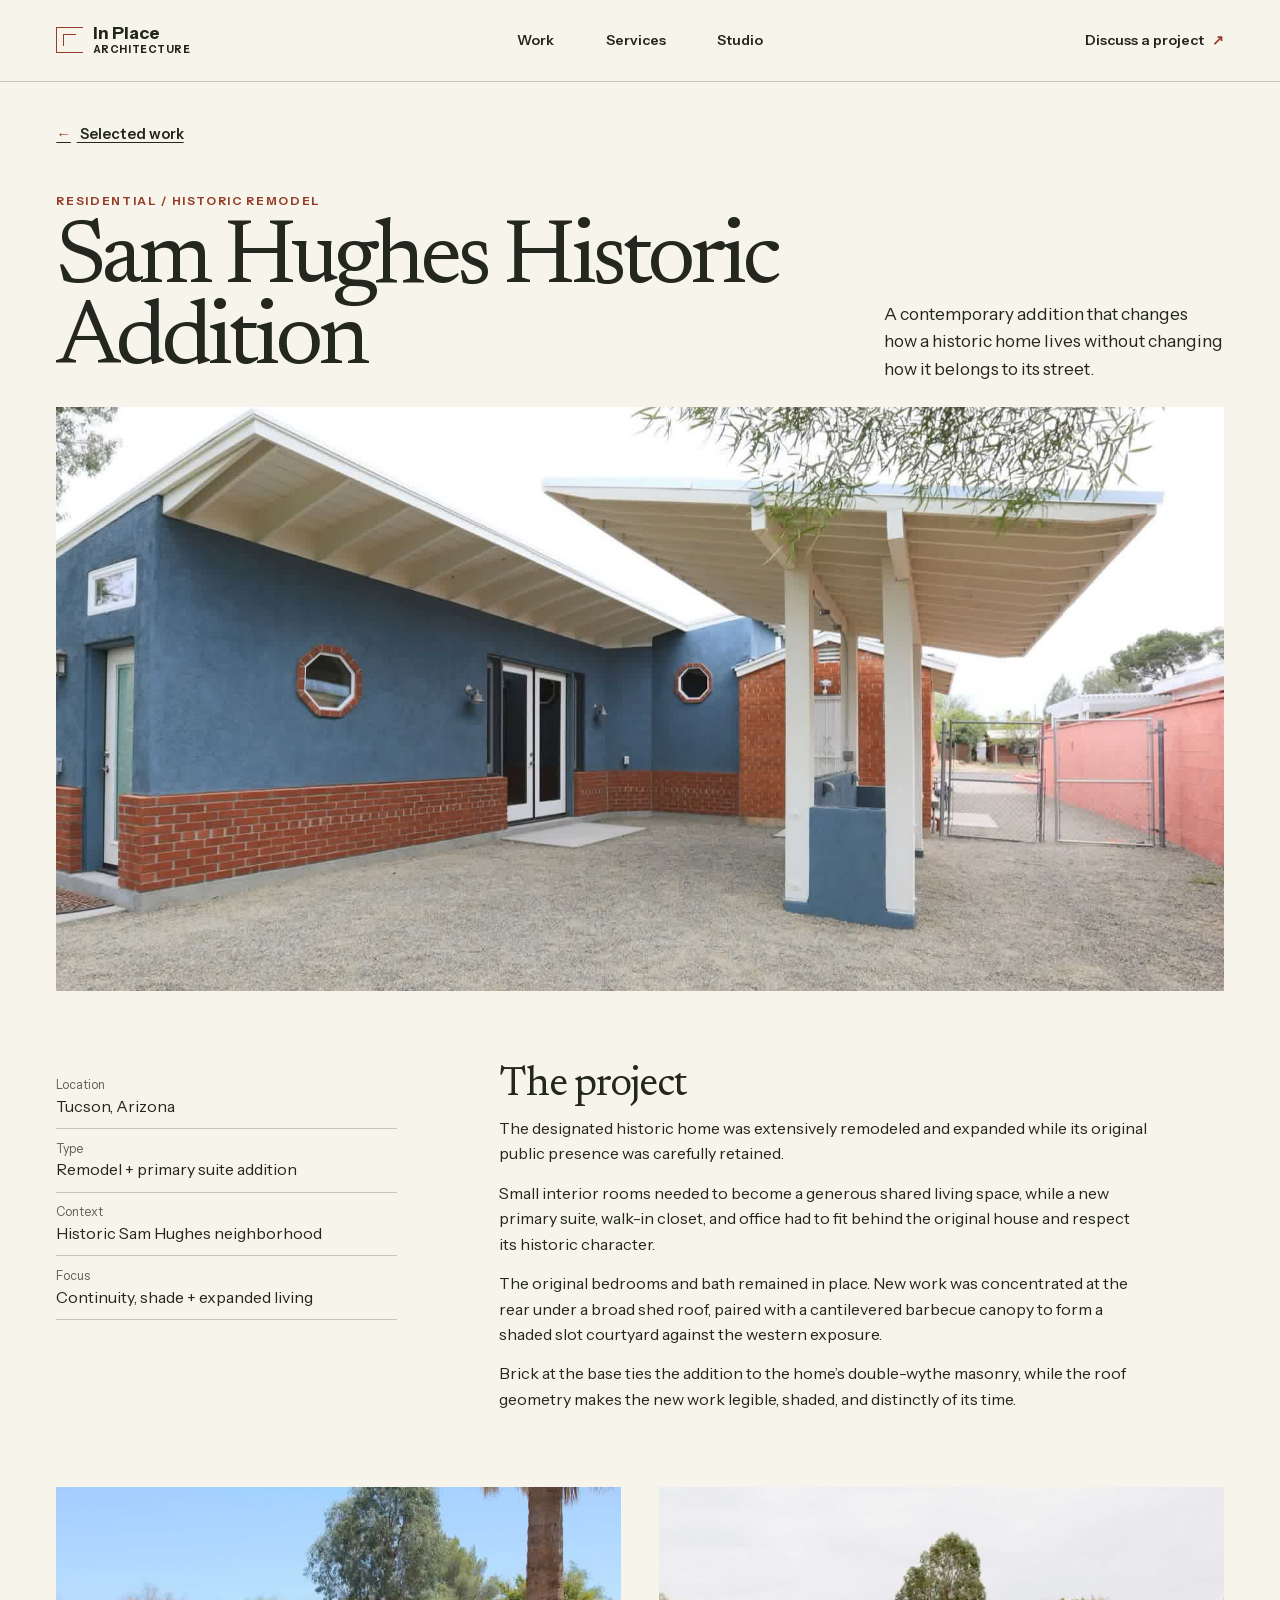
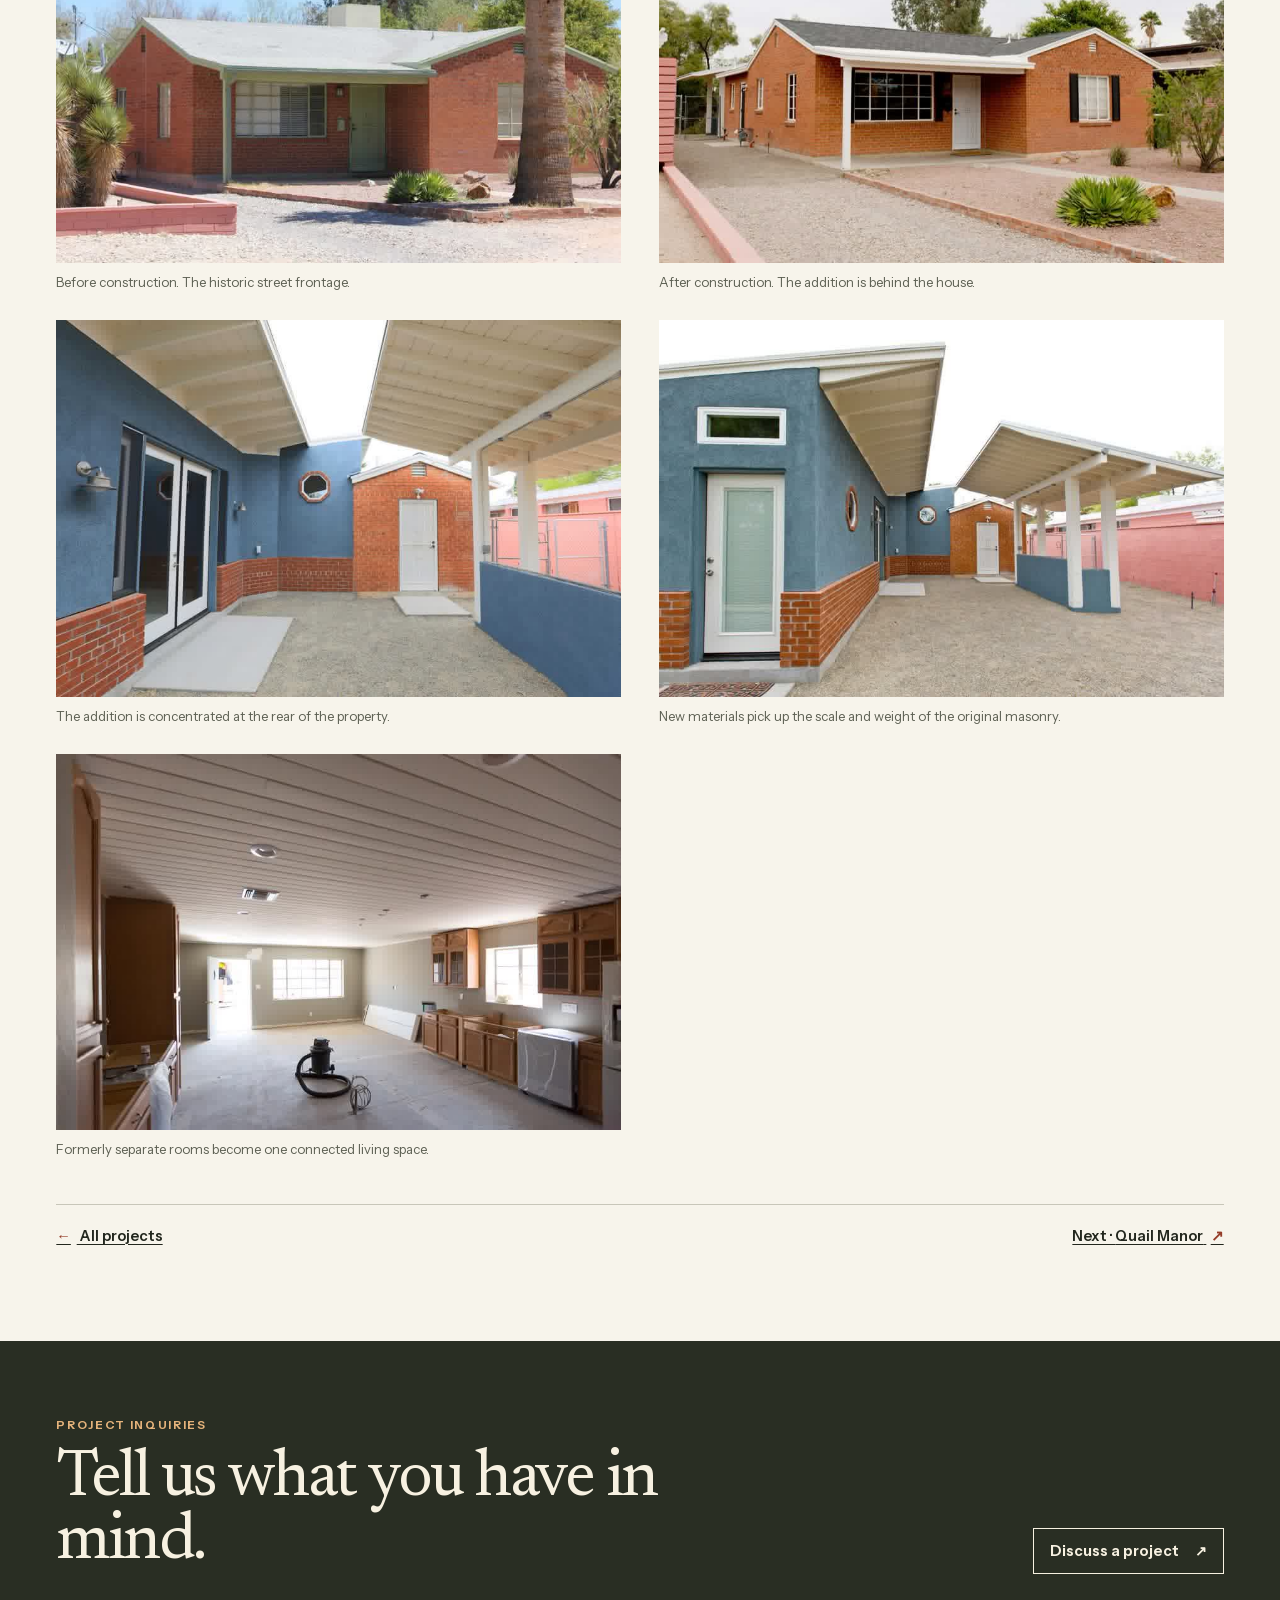
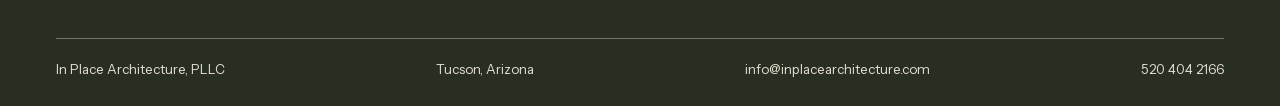
<file: work/sam-hughes-addition/index.html>
<!DOCTYPE html><html lang="en"><head><meta charSet="utf-8"/><meta name="viewport" content="width=device-width, initial-scale=1"/><link rel="preload" as="image" imageSrcSet="../../mobile/projects/sam-hughes/04.jpg 900w, ../../projects/sam-hughes/04.jpg 1800w" imageSizes="(max-width: 760px) 100vw, 93vw" fetchPriority="high"/><link rel="stylesheet" href="../../assets/index-V8uAqT-w.css" data-rsc-css-href="../../assets/index-V8uAqT-w.css" data-precedence="vite-rsc/importer-resources"/><title>Sam Hughes Historic Addition | In Place Architecture</title><meta name="description" content="The designated historic home was extensively remodeled and expanded while its original public presence was carefully retained."/><meta name="robots" content="noindex, nofollow"/><link rel="icon" href="../../favicon.png"/>
<link rel="preload" href="../../assets/_vinext_fonts/instrument-sans-9d9d2b4013ea/instrument-sans-416253b0.woff2" as="font" type="font/woff2" crossorigin />
<link rel="preload" href="../../assets/_vinext_fonts/instrument-sans-9d9d2b4013ea/instrument-sans-e190a634.woff2" as="font" type="font/woff2" crossorigin />
<link rel="preload" href="../../assets/_vinext_fonts/newsreader-94c054835b7e/newsreader-cdecad9c.woff2" as="font" type="font/woff2" crossorigin />
<link rel="preload" href="../../assets/_vinext_fonts/newsreader-94c054835b7e/newsreader-a239d8f4.woff2" as="font" type="font/woff2" crossorigin />
<link rel="preload" href="../../assets/_vinext_fonts/newsreader-94c054835b7e/newsreader-2415edd0.woff2" as="font" type="font/woff2" crossorigin />
<style data-vinext-fonts>/* latin-ext */
@font-face {
  font-family: 'Instrument Sans';
  font-style: normal;
  font-weight: 400 700;
  font-stretch: 100%;
  font-display: swap;
  src: url(../../assets/_vinext_fonts/instrument-sans-9d9d2b4013ea/instrument-sans-416253b0.woff2) format('woff2');
  unicode-range: U+0100-02BA, U+02BD-02C5, U+02C7-02CC, U+02CE-02D7, U+02DD-02FF, U+0304, U+0308, U+0329, U+1D00-1DBF, U+1E00-1E9F, U+1EF2-1EFF, U+2020, U+20A0-20AB, U+20AD-20C0, U+2113, U+2C60-2C7F, U+A720-A7FF;
}
/* latin */
@font-face {
  font-family: 'Instrument Sans';
  font-style: normal;
  font-weight: 400 700;
  font-stretch: 100%;
  font-display: swap;
  src: url(../../assets/_vinext_fonts/instrument-sans-9d9d2b4013ea/instrument-sans-e190a634.woff2) format('woff2');
  unicode-range: U+0000-00FF, U+0131, U+0152-0153, U+02BB-02BC, U+02C6, U+02DA, U+02DC, U+0304, U+0308, U+0329, U+2000-206F, U+20AC, U+2122, U+2191, U+2193, U+2212, U+2215, U+FEFF, U+FFFD;
}

.__font_instrument_sans_19ggksp { font-family: 'Instrument Sans', sans-serif; }

.__variable_instrument_sans_19ggksp { --font-sans: 'Instrument Sans', sans-serif; }

/* vietnamese */
@font-face {
  font-family: 'Newsreader';
  font-style: normal;
  font-weight: 200 800;
  font-display: swap;
  src: url(../../assets/_vinext_fonts/newsreader-94c054835b7e/newsreader-cdecad9c.woff2) format('woff2');
  unicode-range: U+0102-0103, U+0110-0111, U+0128-0129, U+0168-0169, U+01A0-01A1, U+01AF-01B0, U+0300-0301, U+0303-0304, U+0308-0309, U+0323, U+0329, U+1EA0-1EF9, U+20AB;
}
/* latin-ext */
@font-face {
  font-family: 'Newsreader';
  font-style: normal;
  font-weight: 200 800;
  font-display: swap;
  src: url(../../assets/_vinext_fonts/newsreader-94c054835b7e/newsreader-a239d8f4.woff2) format('woff2');
  unicode-range: U+0100-02BA, U+02BD-02C5, U+02C7-02CC, U+02CE-02D7, U+02DD-02FF, U+0304, U+0308, U+0329, U+1D00-1DBF, U+1E00-1E9F, U+1EF2-1EFF, U+2020, U+20A0-20AB, U+20AD-20C0, U+2113, U+2C60-2C7F, U+A720-A7FF;
}
/* latin */
@font-face {
  font-family: 'Newsreader';
  font-style: normal;
  font-weight: 200 800;
  font-display: swap;
  src: url(../../assets/_vinext_fonts/newsreader-94c054835b7e/newsreader-2415edd0.woff2) format('woff2');
  unicode-range: U+0000-00FF, U+0131, U+0152-0153, U+02BB-02BC, U+02C6, U+02DA, U+02DC, U+0304, U+0308, U+0329, U+2000-206F, U+20AC, U+2122, U+2191, U+2193, U+2212, U+2215, U+FEFF, U+FFFD;
}

.__font_newsreader_0sptoui { font-family: 'Newsreader', sans-serif; }

.__variable_newsreader_0sptoui { --font-display: 'Newsreader', sans-serif; }
</style>
</head><body class="__variable_instrument_sans_19ggksp __variable_newsreader_0sptoui"><a class="skip-link" href="#main">Skip to content</a><header class="site-header"><a href="../../index.html" class="wordmark" aria-label="In Place Architecture home"><span class="wordmark__symbol" aria-hidden="true"></span><span>In Place<span class="wordmark__sub">Architecture</span></span></a><nav class="desktop-nav" aria-label="Main navigation"><a href="../index.html">Work</a><a href="../../services/index.html">Services</a><a href="../../studio/index.html">Studio</a></nav><a href="../../contact/index.html" class="header-contact">Discuss a project <span aria-hidden="true">↗</span></a><details class="mobile-nav"><summary>Menu <span aria-hidden="true">+</span></summary><nav aria-label="Main navigation"><a href="../index.html">Work</a><a href="../../services/index.html">Services</a><a href="../../studio/index.html">Studio</a><a href="../../contact/index.html">Discuss a project <span aria-hidden="true">↗</span></a></nav></details></header><main id="main" tabindex="-1" class="section-shell case-study"><a href="../index.html" class="text-link back-link"><span aria-hidden="true">←</span> Selected work</a><div class="case-intro"><div><p class="eyebrow">Residential / Historic remodel</p><h1>Sam Hughes Historic Addition</h1></div><p>A contemporary addition that changes how a historic home lives without changing how it belongs to its street.</p></div><figure class="case-cover case-cover--sam-hughes-addition"><img src="../../projects/sam-hughes/04.jpg" srcSet="../../mobile/projects/sam-hughes/04.jpg 900w, ../../projects/sam-hughes/04.jpg 1800w" sizes="(max-width: 760px) 100vw, 93vw" alt="Blue and brick addition organized around a shaded courtyard" width="1800" height="1200" loading="eager" fetchPriority="high" decoding="async"/></figure><section class="case-overview" aria-labelledby="case-heading"><dl><div><dt>Location</dt><dd>Tucson, Arizona</dd></div><div><dt>Type</dt><dd>Remodel + primary suite addition</dd></div><div><dt>Context</dt><dd>Historic Sam Hughes neighborhood</dd></div><div><dt>Focus</dt><dd>Continuity, shade + expanded living</dd></div></dl><div><h2 id="case-heading">The project</h2><p>The designated historic home was extensively remodeled and expanded while its original public presence was carefully retained.</p><p>Small interior rooms needed to become a generous shared living space, while a new primary suite, walk-in closet, and office had to fit behind the original house and respect its historic character.</p><p>The original bedrooms and bath remained in place. New work was concentrated at the rear under a broad shed roof, paired with a cantilevered barbecue canopy to form a shaded slot courtyard against the western exposure.</p><p>Brick at the base ties the addition to the home’s double-wythe masonry, while the roof geometry makes the new work legible, shaded, and distinctly of its time.</p></div></section><section class="case-gallery" aria-label="Project gallery"><figure><a href="../../projects/sam-hughes/01.jpg" title="Open full-size photograph" aria-label="View full-size photograph: The Sam Hughes brick house from the street before construction"><img src="../../projects/sam-hughes/01.jpg" srcSet="../../mobile/projects/sam-hughes/01.jpg 900w, ../../projects/sam-hughes/01.jpg 1800w" sizes="(max-width: 540px) 100vw, 47vw" alt="The Sam Hughes brick house from the street before construction" width="1800" height="1200" loading="lazy" decoding="async"/></a><figcaption>Before construction. The historic street frontage.</figcaption></figure><figure><a href="../../projects/sam-hughes/02.jpg" title="Open full-size photograph" aria-label="View full-size photograph: The same red brick street frontage after the remodel"><img src="../../projects/sam-hughes/02.jpg" srcSet="../../mobile/projects/sam-hughes/02.jpg 900w, ../../projects/sam-hughes/02.jpg 1800w" sizes="(max-width: 540px) 100vw, 47vw" alt="The same red brick street frontage after the remodel" width="1800" height="1200" loading="lazy" decoding="async"/></a><figcaption>After construction. The addition is behind the house.</figcaption></figure><figure><a href="../../projects/sam-hughes/03.jpg" title="Open full-size photograph" aria-label="View full-size photograph: New blue stucco walls, brick base, and folded shade roofs"><img src="../../projects/sam-hughes/03.jpg" srcSet="../../mobile/projects/sam-hughes/03.jpg 900w, ../../projects/sam-hughes/03.jpg 1800w" sizes="(max-width: 540px) 100vw, 47vw" alt="New blue stucco walls, brick base, and folded shade roofs" width="1800" height="1200" loading="lazy" decoding="async"/></a><figcaption>The addition is concentrated at the rear of the property.</figcaption></figure><figure><a href="../../projects/sam-hughes/05.jpg" title="Open full-size photograph" aria-label="View full-size photograph: Primary suite addition with deep overhang and brick base"><img src="../../projects/sam-hughes/05.jpg" srcSet="../../mobile/projects/sam-hughes/05.jpg 900w, ../../projects/sam-hughes/05.jpg 1800w" sizes="(max-width: 540px) 100vw, 47vw" alt="Primary suite addition with deep overhang and brick base" width="1800" height="1200" loading="lazy" decoding="async"/></a><figcaption>New materials pick up the scale and weight of the original masonry.</figcaption></figure><figure><a href="../../projects/sam-hughes/07.jpg" title="Open full-size photograph" aria-label="View full-size photograph: Interior during renovation with opened living and kitchen spaces"><img src="../../projects/sam-hughes/07.jpg" srcSet="../../mobile/projects/sam-hughes/07.jpg 900w, ../../projects/sam-hughes/07.jpg 1800w" sizes="(max-width: 540px) 100vw, 47vw" alt="Interior during renovation with opened living and kitchen spaces" width="1800" height="1200" loading="lazy" decoding="async"/></a><figcaption>Formerly separate rooms become one connected living space.</figcaption></figure></section><div class="case-end"><a href="../index.html" class="text-link"><span aria-hidden="true">←</span> All projects</a><a href="../quail-manor/index.html" class="text-link">Next · <!-- -->Quail Manor<!-- --> <span aria-hidden="true">↗</span></a></div></main><footer class="site-footer"><div class="footer-invitation"><div><p class="eyebrow">Project inquiries</p><h2>Tell us what you have in mind.</h2></div><a href="../../contact/index.html" class="action-link">Discuss a project <span aria-hidden="true">↗</span></a></div><div class="footer-details"><a href="../../index.html">In Place Architecture, PLLC</a><span>Tucson, Arizona</span><a href="mailto:info@inplacearchitecture.com">info@inplacearchitecture.com</a><a href="tel:+15204042166">520 404 2166</a></div></footer></body></html>
</file>
<file: assets/index-V8uAqT-w.css>
:root{--paper:#f7f4eb;--ink:#23271e;--olive:#292e23;--muted:#5e6154;--rust:#953d29;--cream:#f7f1e1;--accent:#e5b37b;--line:#c8c6b9;--gutter:clamp(1.2rem, 4.4vw, 5.25rem)}*{box-sizing:border-box}html{background:var(--paper)}body{--display:var(--font-display,Georgia), Georgia, serif;--sans:var(--font-sans,Arial), Arial, sans-serif;color:var(--ink);font-family:var(--sans);margin:0;font-size:1rem;line-height:1.6}::selection{color:var(--ink);background:#d9c797}a{color:inherit}button,summary{font:inherit}img{max-width:100%;display:block}figure,h1,h2,h3,p,dl,dd{margin:0}:focus-visible{outline:2px solid var(--rust);outline-offset:5px}main:focus-visible{outline-offset:-3px}.skip-link{z-index:10;background:var(--cream);padding:.7rem 1rem;position:absolute;top:.8rem;left:1rem;transform:translateY(-160%)}.skip-link:focus{transform:none}.site-header{z-index:2;min-height:5.1rem;padding:.65rem var(--gutter);border-bottom:1px solid var(--line);grid-template-columns:1fr auto 1fr;align-items:center;gap:1.2rem;display:grid;position:relative}.wordmark{width:fit-content;color:var(--ink);align-items:center;gap:.62rem;font-size:1.08rem;font-weight:700;line-height:1.05;text-decoration:none;display:inline-flex}.wordmark__symbol{border:1px solid var(--rust);border-right:0;width:1.65rem;height:1.65rem;position:relative}.wordmark__symbol:after{content:"";border-left:1px solid var(--rust);border-top:1px solid var(--rust);width:.7rem;height:.7rem;position:absolute;bottom:.38rem;left:.38rem}.wordmark__sub{letter-spacing:.075em;text-transform:uppercase;margin-top:.18rem;font-size:.65rem;display:block}.desktop-nav{gap:clamp(1.4rem,4vw,3.5rem);display:flex}.desktop-nav a,.header-contact,.mobile-nav a,.mobile-nav summary{padding-block:.55rem;font-size:.88rem;font-weight:600;text-decoration:none}.desktop-nav a:hover,.header-contact:hover,.mobile-nav a:hover,.footer-details a:hover{text-underline-offset:.24em;text-decoration:underline}.header-contact{justify-self:end}.header-contact span,.text-link span{color:var(--rust);margin-inline-start:.3em}.mobile-nav{display:none}.eyebrow{letter-spacing:.14em;text-transform:uppercase;font-size:.74rem;font-weight:650;line-height:1.45}.cover{background:var(--olive);color:var(--cream);grid-template-columns:minmax(0,46fr) minmax(0,54fr);display:grid}.cover__text{padding:clamp(3.2rem, 7.7vw, 8rem) clamp(1.4rem, 4.3vw, 5rem) clamp(2.75rem, 5vw, 5.25rem) var(--gutter);align-self:center}.cover__text .eyebrow{color:var(--accent);margin-bottom:1.45rem}.cover h1,.section-heading h2,.home-studio h2,.footer-invitation h2,.project-tile :is(h2,h3),.page-intro h1,.case-intro h1,.archive-section h2,.services-layout h2,.studio-bio h2,.contact-layout h2,.case-overview h2{font-family:var(--display);font-weight:400}.cover h1{letter-spacing:-.042em;text-wrap:balance;max-width:10ch;font-size:clamp(2.7rem,5.95vw,7.9rem);line-height:.91}.cover-break{display:none}.cover__intro{color:#e3dece;max-width:29ch;margin-top:1.35rem;font-size:clamp(.97rem,1.2vw,1.15rem)}.practice-paths{max-width:25rem;margin-top:clamp(1.7rem,4vw,3.75rem)}.practice-paths a{border-top:1px solid #727665;justify-content:space-between;align-items:center;gap:.75rem;min-height:2.85rem;font-size:clamp(.91rem,1.2vw,1.08rem);text-decoration:none;transition:color .16s;display:flex}.practice-paths a:last-child{border-bottom:1px solid #727665}.practice-paths a:hover,.practice-paths a span,.cover__figure a:hover{color:var(--accent)}.cover :focus-visible,.site-footer :focus-visible{outline-color:var(--accent)}.cover__figure{background:#68604d;min-height:clamp(36rem,54vw,54rem);position:relative}.cover__figure>img{object-fit:cover;object-position:61% 50%;width:100%;height:100%;position:absolute;inset:0}.cover__figure figcaption{position:absolute;bottom:1rem;left:1rem}.cover__figure figcaption a{background:var(--olive);min-height:2.75rem;color:var(--cream);align-items:center;gap:1.3rem;padding:.45rem .85rem;font-size:.76rem;text-decoration:none;display:flex}.section-shell{width:100%;max-width:108rem;padding-inline:var(--gutter);margin-inline:auto}.home-work{padding-block:clamp(3.8rem,7vw,7.25rem)}.section-heading{justify-content:space-between;align-items:baseline;gap:1rem;margin-bottom:clamp(1.6rem,3.25vw,3rem);display:flex}.section-heading h2,.home-studio h2,.footer-invitation h2{letter-spacing:-.038em;font-size:clamp(2.75rem,5.1vw,6rem);line-height:.96}.text-link{text-underline-offset:.23em;width:fit-content;padding-block:.2rem;font-size:.91rem;font-weight:600;text-decoration-thickness:1px;display:inline-block}.text-link:hover{color:var(--rust)}.project-grid{grid-template-columns:repeat(3,minmax(0,1fr));gap:clamp(2rem,4vw,4rem) clamp(1.1rem,3vw,3rem);display:grid}.project-grid--featured{grid-template-columns:1.23fr 1fr 1fr}.project-tile a{text-decoration:none;display:block}.project-tile figure{aspect-ratio:4/4.7;background:#dedacf;overflow:hidden}.project-tile img{object-fit:cover;width:100%;height:100%;transition:transform .42s cubic-bezier(.2,.7,.3,1)}.project-tile--sam-hughes-addition img{object-position:41% center}.project-tile--quail-manor img{object-position:61% center}.project-tile--catalina-estates-pool-house img{object-position:59% center}.project-tile--bike-shop-hub img{object-position:37% center}.project-tile a:hover img{transform:scale(1.025)}.project-tile a:hover :is(h2,h3){text-underline-offset:.16em;text-decoration:underline;text-decoration-thickness:1px}.project-tile__label{justify-content:space-between;gap:.8rem;padding-top:.9rem;display:flex}.project-tile :is(h2,h3){letter-spacing:-.025em;font-size:clamp(1.5rem,2.45vw,2.75rem);line-height:1.03}.project-tile p{color:var(--muted);margin-top:.38rem;font-size:.82rem}.project-tile__arrow{color:var(--rust)}.home-studio{grid-template-columns:minmax(0,.84fr) minmax(0,1fr);align-items:center;gap:clamp(2rem,9vw,11rem);padding-bottom:clamp(4rem,9vw,9rem);display:grid}.home-studio figure{aspect-ratio:1.25;background:#dedacf;overflow:hidden}.home-studio img{object-fit:cover;width:100%;height:100%}.home-studio .eyebrow{color:var(--rust);margin-bottom:.9rem}.home-studio h2{max-width:13ch}.home-studio p:not(.eyebrow){max-width:43ch;margin-block:1.15rem}.site-footer{background:var(--olive);color:var(--cream);padding:clamp(2.5rem, 6vw, 6.25rem) var(--gutter) 1.6rem}.footer-invitation{justify-content:space-between;align-items:end;gap:1.5rem;padding-bottom:clamp(2rem,5vw,5rem);display:flex}.footer-invitation .eyebrow{color:var(--accent);margin-bottom:.9rem}.footer-invitation h2{max-width:17ch}.action-link{border:1px solid;align-items:center;gap:1rem;width:fit-content;min-height:2.9rem;padding:.62rem 1rem;font-size:.9rem;font-weight:650;text-decoration:none;display:inline-flex}.action-link:hover{background:var(--ink);color:var(--cream)}.site-footer .action-link:hover{background:var(--cream);color:var(--ink)}.footer-details{color:#e3dece;border-top:1px solid #727665;flex-wrap:wrap;justify-content:space-between;align-items:baseline;gap:.55rem 1.6rem;padding-top:1.25rem;font-size:.83rem;display:flex}.footer-details a{text-decoration:none}.page-intro{grid-template-columns:minmax(0,1.55fr) minmax(0,.8fr);align-items:end;gap:1.3rem clamp(2rem,7vw,7rem);padding-block:clamp(3.5rem,7vw,7.8rem) clamp(1.8rem,3.2vw,3.5rem);display:grid}.page-intro h1,.case-intro h1{letter-spacing:-.055em;text-wrap:balance;font-size:clamp(3.2rem,8.05vw,9rem);line-height:.89}.page-intro p,.case-intro>p{max-width:38ch;font-size:clamp(1rem,1.35vw,1.23rem)}.collection{padding-bottom:clamp(3.5rem,8vw,8rem)}.collection-nav{border-block:1px solid var(--line);flex-wrap:wrap;gap:.2rem 1.6rem;margin-bottom:1.6rem;display:flex}.collection-nav a{align-items:center;min-height:2.75rem;font-size:.87rem;text-decoration:none;display:inline-flex}.collection-nav a[aria-current],.collection-nav a:hover{text-underline-offset:.25em;color:var(--rust);text-decoration:underline}.archive-section{border-top:1px solid var(--line);margin-top:clamp(2.5rem,6vw,6rem);padding-top:1.3rem}.archive-section h2{font-size:2.35rem;line-height:1.05}.archive-section ul{flex-wrap:wrap;gap:.35rem 1.4rem;padding-left:0;list-style:none;display:flex}.services-layout,.studio-layout,.contact-layout{border-top:1px solid var(--line);grid-template-columns:minmax(0,1.1fr) minmax(0,.9fr);gap:clamp(1.5rem,7vw,8rem);padding-block:1.5rem clamp(4rem,8vw,8rem);display:grid}.service-list>section{border-bottom:1px solid var(--line);padding-block:1.5rem}.service-list>section:first-child{padding-top:0}.services-layout h2,.studio-bio h2,.contact-layout h2,.case-overview h2{letter-spacing:-.032em;margin-bottom:.55rem;font-size:clamp(1.7rem,3.2vw,3.5rem);line-height:1.02}.service-list p,.studio-bio p,.case-overview p{max-width:59ch}.service-list .text-link{margin-top:.5rem}.services-photo img,.studio-layout img{width:100%;height:auto}.services-photo img{aspect-ratio:4/5;object-fit:cover}.services-photo{align-self:start}@media (width>=761px){.services-photo{position:sticky;top:1.5rem}.services-photo img{max-height:76svh}}.services-photo figcaption,.studio-layout figcaption,.case-gallery figcaption{color:var(--muted);margin-top:.57rem;font-size:.82rem}.studio-bio p{margin:0 0 1.12rem}.studio-bio h2:not(:first-child){margin-top:2rem}.studio-bio a:hover{color:var(--rust)}.studio-bio .action-link{margin-top:.5rem}.studio-bio .action-link:hover{color:var(--cream)}.contact-page{min-height:min(55rem,74vh)}body:has(.contact-page) .footer-invitation{display:none}.contact-email{overflow-wrap:anywhere;width:fit-content;margin-block:.7rem;display:block}.contact-layout address{margin-top:1.5rem;font-style:normal}.contact-layout ul{padding-inline-start:1.1rem}.case-study{padding-block:clamp(1.4rem,3vw,3rem) clamp(3.5rem,7vw,7rem)}.back-link{margin-bottom:clamp(1.5rem,3.4vw,3.7rem)}.back-link span,.case-end a:first-child span{margin-inline:0 .4em}.case-intro{grid-template-columns:minmax(0,1.52fr) minmax(0,.7fr);align-items:end;gap:1.4rem clamp(2rem,7vw,7rem);margin-bottom:1.55rem;display:grid}.case-intro .eyebrow{color:var(--rust);margin-bottom:.65rem}.case-intro h1{text-wrap:initial;font-size:clamp(3.15rem,7.1vw,8rem)}.case-cover{aspect-ratio:2;background:#dedacf;overflow:hidden}.case-cover img{object-fit:cover;width:100%;height:100%}.case-cover--quail-manor img{object-position:center 52%}.photo-credit{color:var(--muted);margin-top:.45rem;font-size:.82rem}.case-overview{grid-template-columns:minmax(0,.64fr) minmax(0,1.36fr);gap:1.8rem clamp(2rem,8vw,8rem);padding-block:clamp(2rem,5.8vw,5.6rem);display:grid}.case-overview dl>div{border-bottom:1px solid var(--line);padding:.62rem 0}.case-overview dt{color:var(--muted);font-size:.77rem}.case-overview dd{line-height:1.45}.case-overview p+p{margin-top:.85rem}.case-gallery{grid-template-columns:repeat(2,minmax(0,1fr));align-items:start;gap:1.7rem clamp(1rem,3vw,3rem);display:grid}.case-gallery img{width:100%;height:auto}.case-gallery figure:only-child{grid-column:1/-1;max-width:55rem}.case-gallery a{display:block}.case-end{border-top:1px solid var(--line);flex-wrap:wrap;justify-content:space-between;gap:.8rem 1rem;margin-top:2.75rem;padding-top:1rem;display:flex}@media (width<=1000px){.cover__figure{min-height:31rem}}@media (width<=760px){.site-header{grid-template-columns:1fr auto;min-height:4.1rem}.desktop-nav,.header-contact{display:none}.mobile-nav{display:block}.mobile-nav summary{cursor:pointer;align-items:center;gap:.5rem;min-height:2.75rem;list-style:none;display:flex}.mobile-nav summary::-webkit-details-marker{display:none}.mobile-nav summary>span{color:var(--rust)}.mobile-nav[open] summary>span{transform:rotate(45deg)}.mobile-nav nav{top:100%;padding:.35rem var(--gutter) 1rem;border-bottom:1px solid var(--line);background:var(--paper);position:absolute;inset-inline:0}.mobile-nav a{border-top:1px solid var(--line);align-items:center;gap:.5em;min-height:2.75rem;display:flex}.cover{flex-direction:column;display:flex}.cover__text{padding:clamp(2rem, 7.5vw, 3.75rem) var(--gutter) 1.65rem;align-self:stretch}.cover__text .eyebrow{margin-bottom:.8rem}.cover h1{max-width:17ch;font-size:clamp(2.8rem,10.3vw,5.4rem)}.cover-break{display:initial}.cover__intro{max-width:37ch;margin-top:.75rem}.practice-paths{max-width:none;margin-top:1.1rem}.cover__figure{aspect-ratio:4/4.25;min-height:0}.cover__figure figcaption{bottom:.75rem;left:.75rem}.project-grid,.project-grid--featured{grid-template-columns:repeat(2,minmax(0,1fr))}.project-tile p{font-size:.79rem}.home-studio{grid-template-columns:1fr}.home-studio figure{order:1}.footer-invitation{flex-direction:column;align-items:start}.page-intro,.case-intro{grid-template-columns:1fr}.page-intro h1{text-wrap:initial;font-size:clamp(2.95rem,10vw,5.6rem)}.services-layout,.studio-layout,.contact-layout,.case-overview{grid-template-columns:1fr}.studio-layout figure{max-width:36rem}.services-photo{max-width:24rem}.case-cover{aspect-ratio:4/3}.case-overview dl{grid-template-columns:1fr 1fr;gap:0 .9rem;display:grid}}@media (width<=540px){.project-grid,.project-grid--featured,.case-gallery{grid-template-columns:1fr}.project-tile figure{aspect-ratio:4/4.35}}@media (width<=460px){.section-heading{flex-direction:column;align-items:start;gap:.35rem}.footer-details{display:grid}}@media (prefers-reduced-motion:reduce){*,:before,:after{transition:none!important;animation:none!important}.project-tile a:hover img{transform:none}}
</file>
